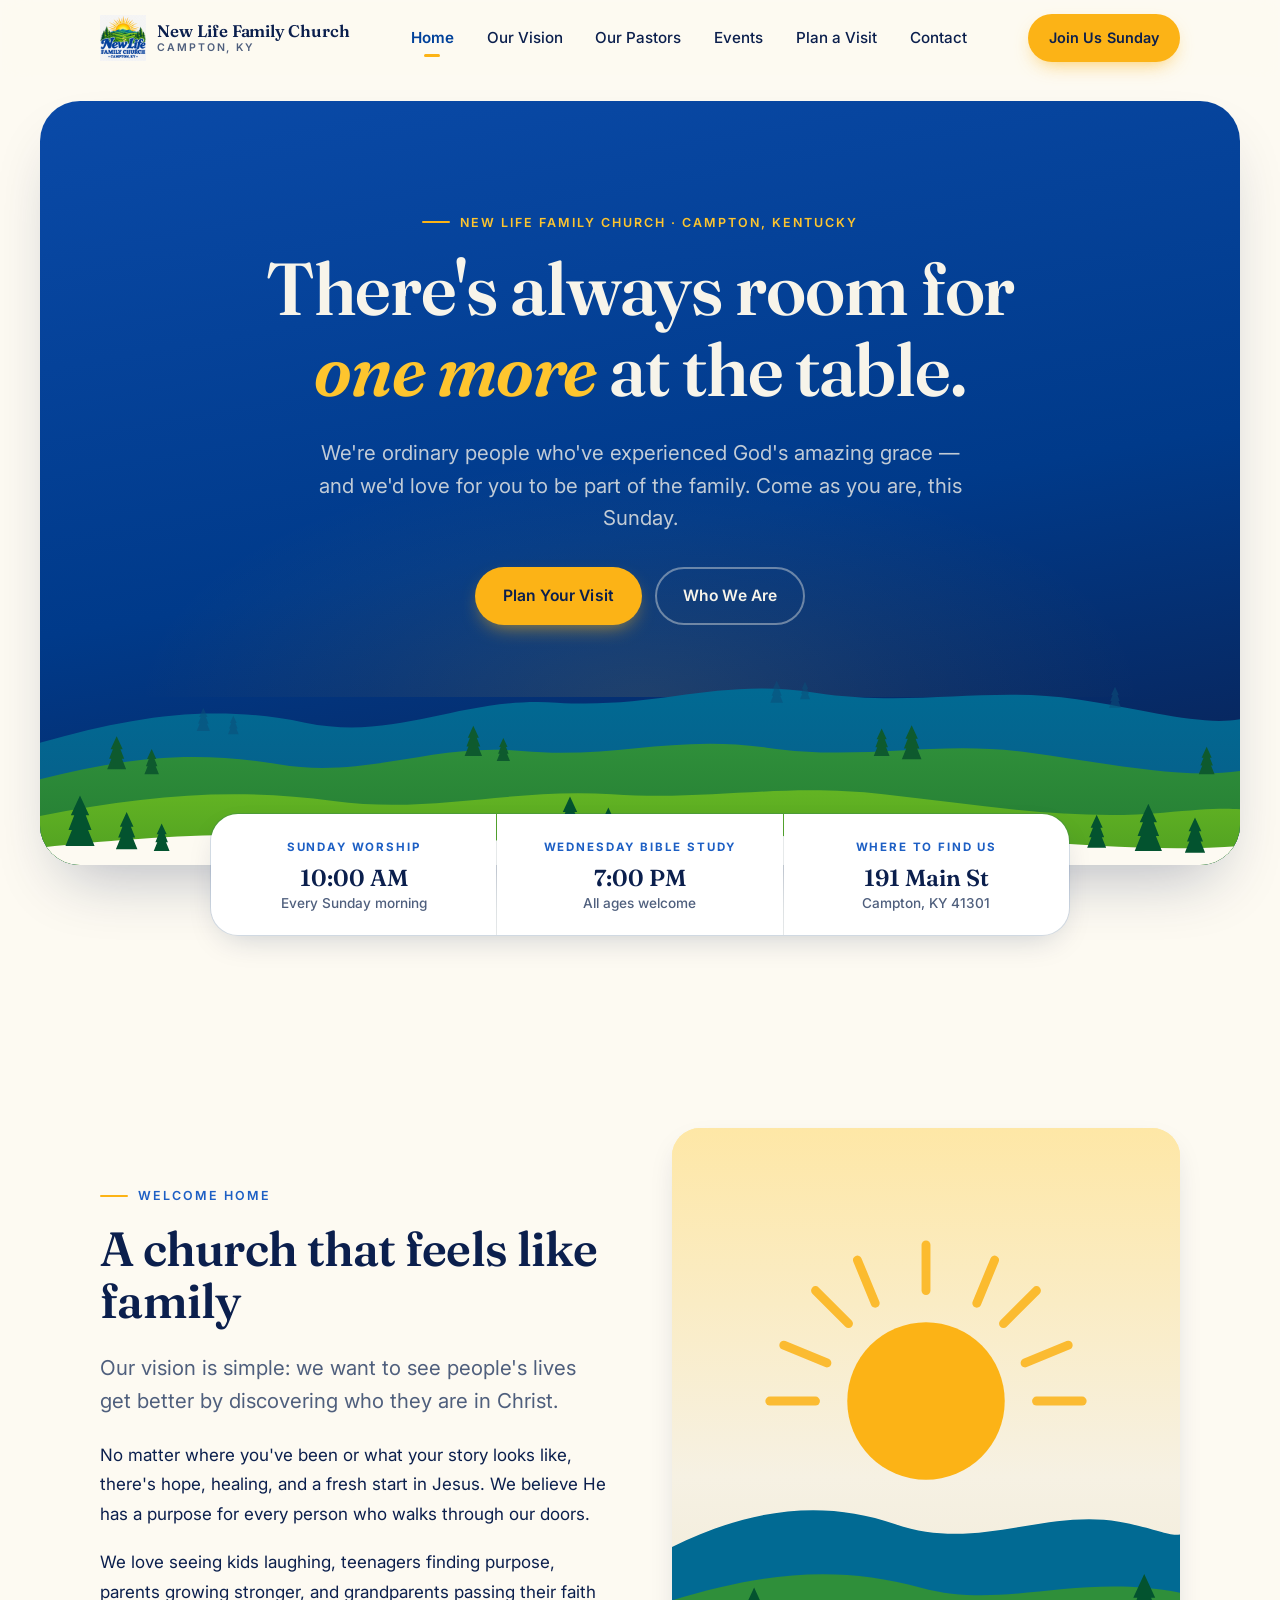
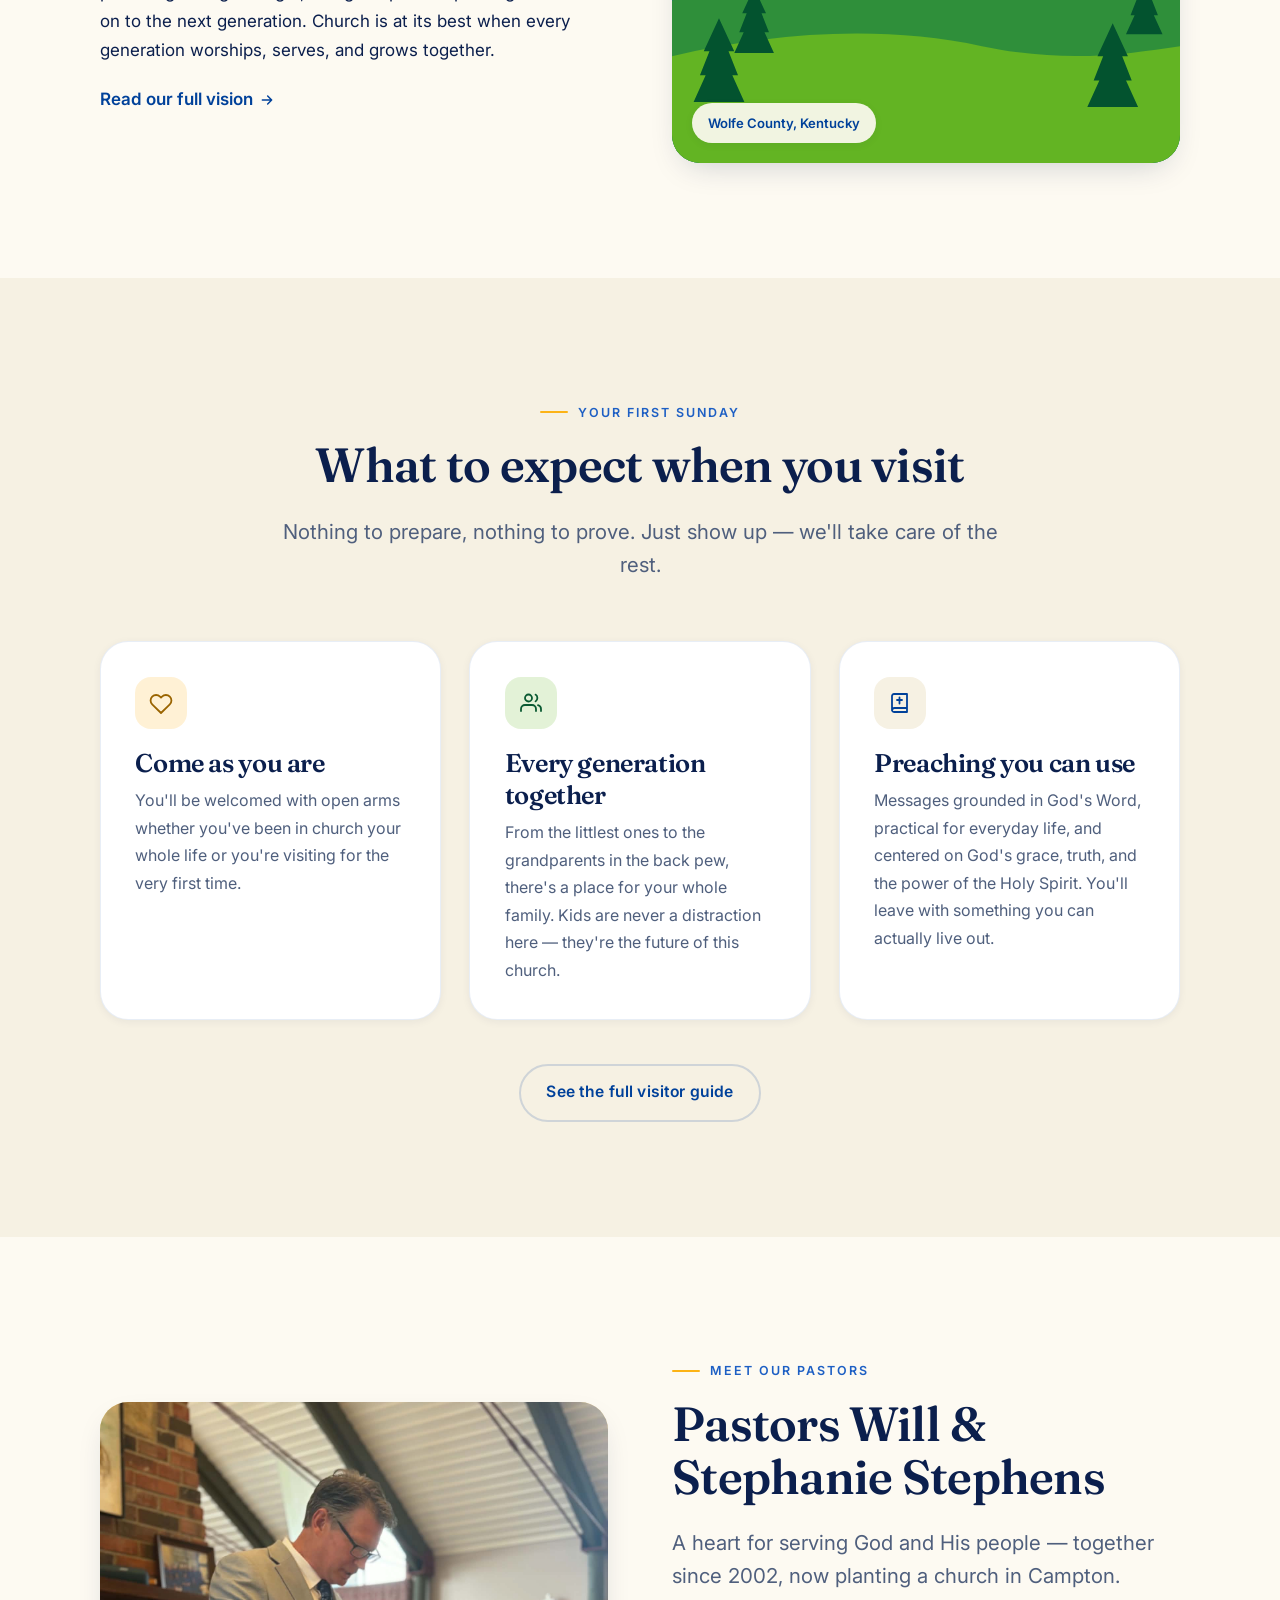
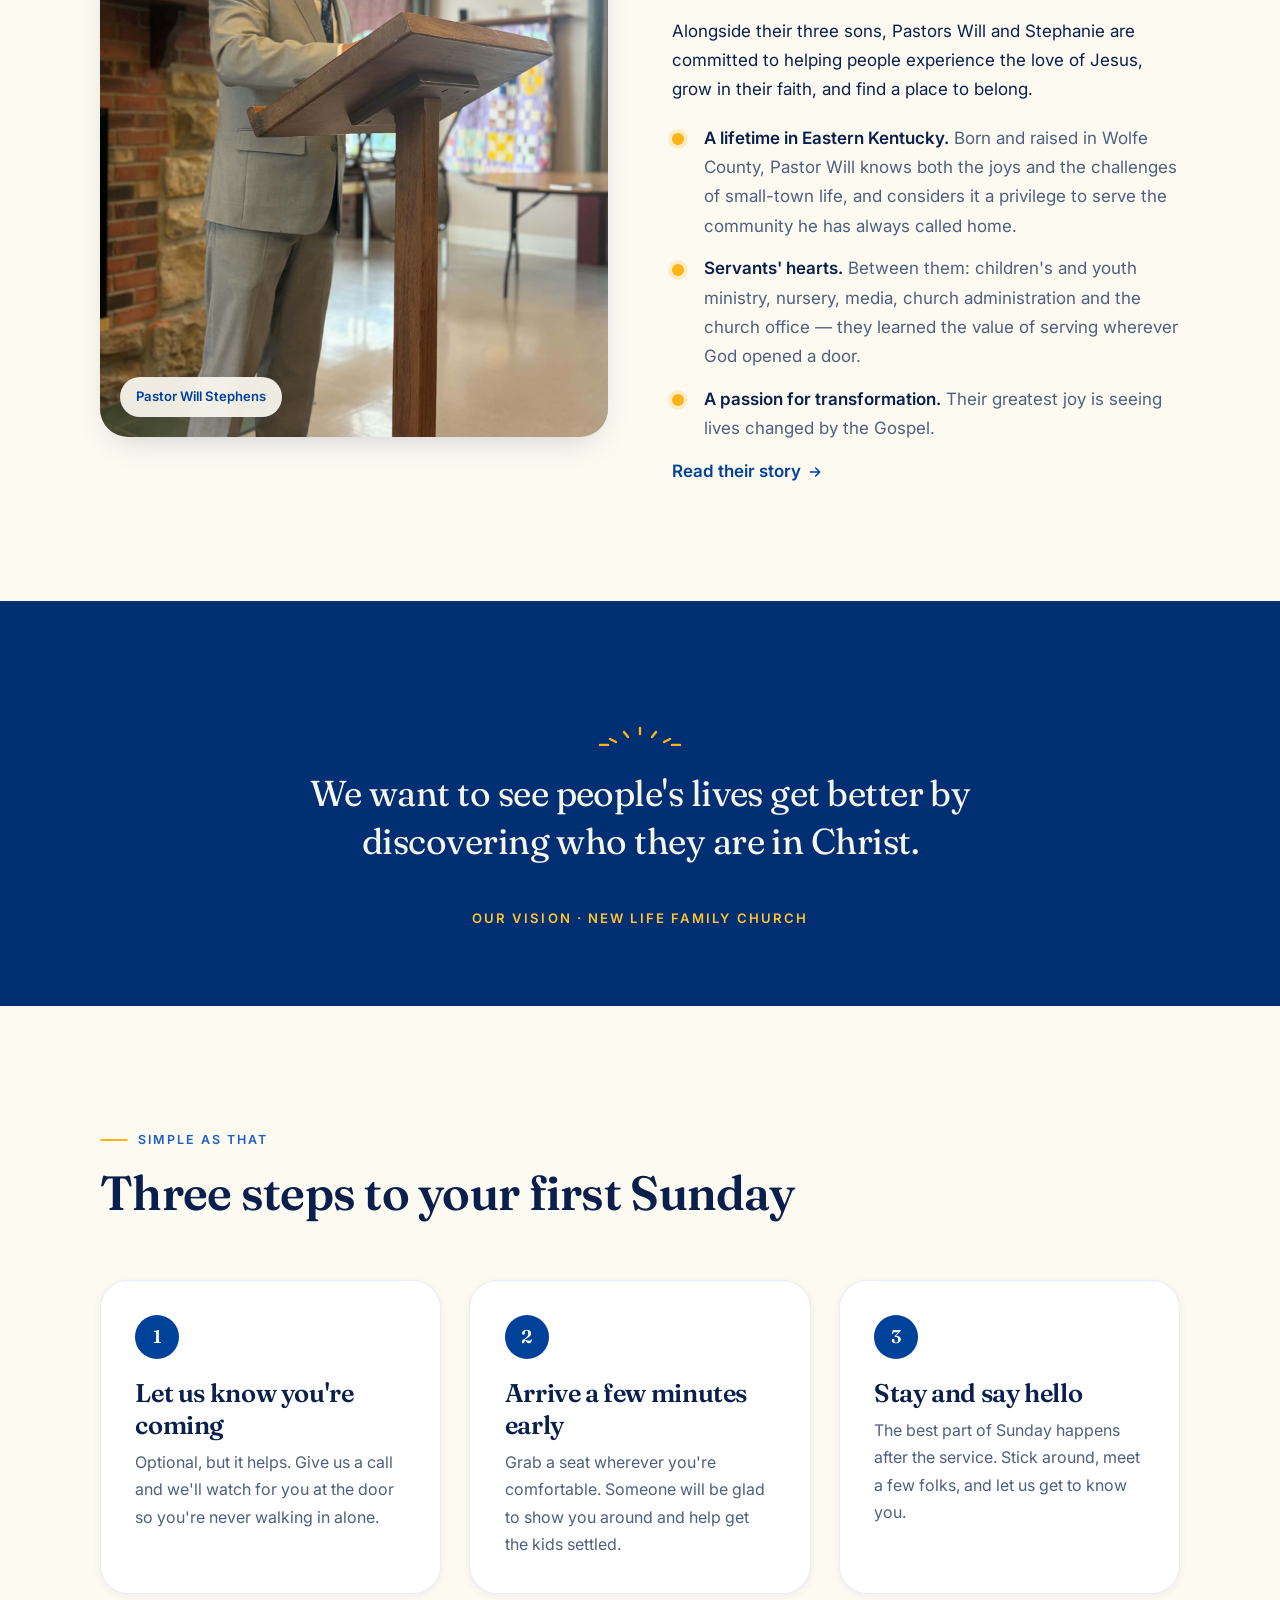
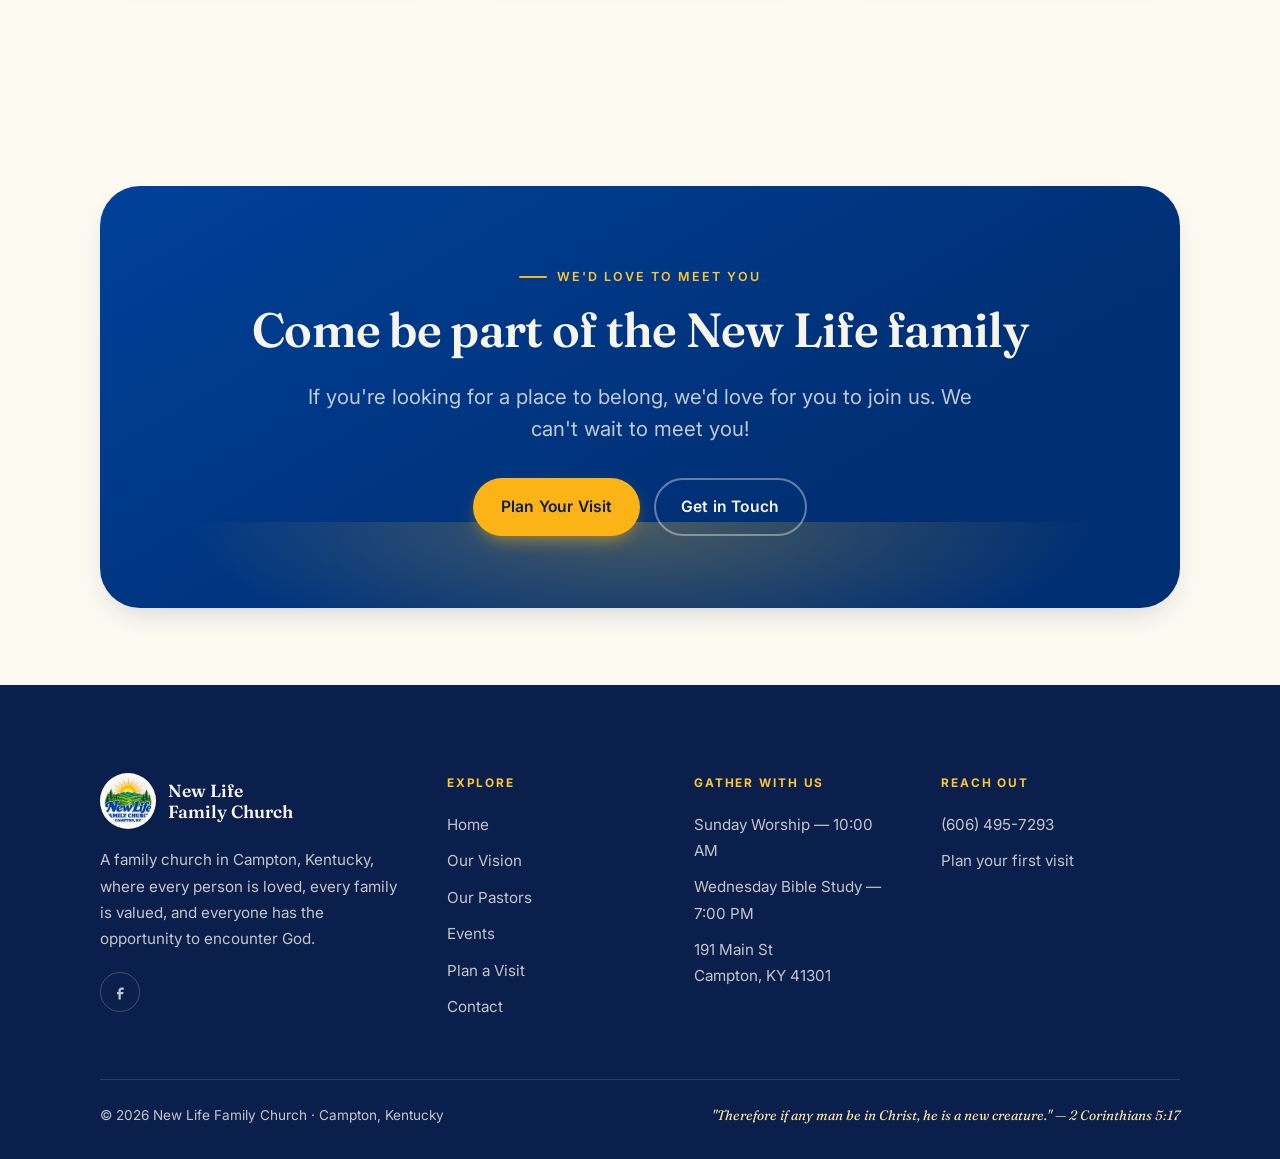
<file: index.html>
<!DOCTYPE html>
<html lang="en">
<head>
<meta charset="utf-8">
<meta name="viewport" content="width=device-width, initial-scale=1">
<title>New Life Family Church | A Family Church in Campton, KY</title>
<meta name="description" content="A welcoming family church at 191 Main St in Campton, KY. Sunday worship at 10 AM, Wednesday Bible study at 7 PM. Come as you are — there's room for one more.">
<meta name="theme-color" content="#00419a">
<link rel="icon" href="assets/img/favicon-32.png" type="image/png" sizes="32x32">
<link rel="apple-touch-icon" href="assets/img/apple-touch-icon.png">
<meta property="og:type" content="website">
<meta property="og:site_name" content="New Life Family Church">
<meta property="og:locale" content="en_US">
<meta property="og:title" content="New Life Family Church | A Family Church in Campton, KY">
<meta property="og:description" content="A welcoming family church at 191 Main St in Campton, KY. Sunday worship at 10 AM, Wednesday Bible study at 7 PM. Come as you are — there's room for one more.">
<meta name="twitter:card" content="summary">
<link rel="preconnect" href="https://fonts.googleapis.com">
<link rel="preconnect" href="https://fonts.gstatic.com" crossorigin>
<link href="https://fonts.googleapis.com/css2?family=Fraunces:ital,opsz,wght@0,9..144,400;0,9..144,600;0,9..144,700;1,9..144,600&family=Inter:wght@400;500;600;700&display=swap" rel="stylesheet">
<link rel="stylesheet" href="assets/css/styles.css">
<script type="application/ld+json">
{
  "@context": "https://schema.org",
  "@type": "Church",
  "name": "New Life Family Church",
  "description": "A family church in Campton, Kentucky, where every person is loved, every family is valued, and everyone has the opportunity to encounter God.",
  "telephone": "+1-606-495-7293",
  "address": {
    "@type": "PostalAddress",
    "streetAddress": "191 Main St",
    "addressLocality": "Campton",
    "addressRegion": "KY",
    "postalCode": "41301",
    "addressCountry": "US"
  },
  "areaServed": "Wolfe County, Kentucky",
  "hasMap": "https://www.google.com/maps/search/?api=1&query=191+Main+St,+Campton,+KY+41301"
}
</script>
</head>
<body>
<a class="skip-link" href="#main">Skip to content</a>

<header class="site-header">
  <div class="container header-inner">
    <a class="brand" href="index.html">
      <img src="assets/img/logo-128.png" alt="" width="128" height="128">
      <span class="brand-text">
        <span class="brand-name">New Life Family Church</span>
        <span class="brand-place">Campton, KY</span>
      </span>
    </a>

    <nav class="nav" id="primary-nav" aria-label="Primary">
      <a href="index.html" aria-current="page">Home</a>
      <a href="about.html">Our Vision</a>
      <a href="pastor.html">Our Pastors</a>
      <a href="events.html">Events</a>
      <a href="visit.html">Plan a Visit</a>
      <a href="contact.html">Contact</a>
      <a class="btn btn--primary btn--sm" href="visit.html">Join Us Sunday</a>
    </nav>

    <div class="header-actions">
      <a class="btn btn--primary btn--sm" href="visit.html">Join Us Sunday</a>
      <button class="nav-toggle" type="button" aria-expanded="false" aria-controls="primary-nav" aria-label="Toggle navigation menu">
        <span></span>
      </button>
    </div>
  </div>
</header>

<main id="main">

  <!-- ===================== Hero ===================== -->
  <section class="hero">
    <div class="container container--wide">
      <div class="hero-card" data-sunrise>
        <div class="hero-sky" aria-hidden="true"></div>

        <div class="hero-sun" aria-hidden="true">
          <svg viewBox="0 0 200 200" fill="none">
            <g class="sun-rays" stroke="currentColor" stroke-width="7" stroke-linecap="round">
              <line x1="100" y1="42" x2="100" y2="14"/>
              <line x1="129" y1="49.8" x2="143" y2="25.5"/>
              <line x1="150.2" y1="71" x2="174.5" y2="57"/>
              <line x1="158" y1="100" x2="186" y2="100"/>
              <line x1="150.2" y1="129" x2="174.5" y2="143"/>
              <line x1="129" y1="150.2" x2="143" y2="174.5"/>
              <line x1="100" y1="158" x2="100" y2="186"/>
              <line x1="71" y1="150.2" x2="57" y2="174.5"/>
              <line x1="49.8" y1="129" x2="25.5" y2="143"/>
              <line x1="42" y1="100" x2="14" y2="100"/>
              <line x1="49.8" y1="71" x2="25.5" y2="57"/>
              <line x1="71" y1="49.8" x2="57" y2="25.5"/>
            </g>
            <circle class="sun-disc" cx="100" cy="100" r="44"/>
          </svg>
        </div>

        <div class="hero-content">
          <p class="eyebrow">New Life Family Church · Campton, Kentucky</p>
          <h1>There's always room for <em>one more</em> at the table.</h1>
          <p class="lead">We're ordinary people who've experienced God's amazing grace — and we'd love for you to be part of the family. Come as you are, this Sunday.</p>
          <div class="btn-row btn-row--center">
            <a class="btn btn--primary" href="visit.html">Plan Your Visit</a>
            <a class="btn btn--ghost-light" href="about.html">Who We Are</a>
          </div>
        </div>
        <img class="hero-scape" src="assets/img/hero-scape.svg" alt="" aria-hidden="true" width="1440" height="300">
        <div class="hero-wash" aria-hidden="true"></div>
      </div>

      <dl class="hero-times">
        <div class="hero-time">
          <dt>Sunday Worship</dt>
          <dd>10:00 AM<small>Every Sunday morning</small></dd>
        </div>
        <div class="hero-time">
          <dt>Wednesday Bible Study</dt>
          <dd>7:00 PM<small>All ages welcome</small></dd>
        </div>
        <div class="hero-time">
          <dt>Where to find us</dt>
          <dd>191 Main St<small>Campton, KY 41301</small></dd>
        </div>
      </dl>
    </div>
  </section>

  <!-- ===================== Welcome / Vision ===================== -->
  <section class="section">
    <div class="container">
      <div class="split split--flip">
        <div class="split__media reveal">
          <div class="frame">
            <svg viewBox="0 0 400 500" preserveAspectRatio="xMidYMid slice" aria-hidden="true">
              <defs>
                <linearGradient id="sky1" x1="0" y1="0" x2="0" y2="1">
                  <stop offset="0%" stop-color="#fee7a6"/>
                  <stop offset="55%" stop-color="#f6f1e3"/>
                  <stop offset="100%" stop-color="#ece4cf"/>
                </linearGradient>
              </defs>
              <rect width="400" height="500" fill="url(#sky1)"/>
              <circle cx="200" cy="215" r="62" fill="#fcb316"/>
              <g stroke="#fcb316" stroke-width="7" stroke-linecap="round" opacity="0.85">
                <line x1="200" y1="92" x2="200" y2="128"/>
                <line x1="113" y1="128" x2="139" y2="154"/>
                <line x1="287" y1="128" x2="261" y2="154"/>
                <line x1="77" y1="215" x2="113" y2="215"/>
                <line x1="323" y1="215" x2="287" y2="215"/>
                <line x1="146" y1="104" x2="160" y2="138"/>
                <line x1="254" y1="104" x2="240" y2="138"/>
                <line x1="88" y1="171" x2="122" y2="185"/>
                <line x1="312" y1="171" x2="278" y2="185"/>
              </g>
              <path fill="#016a93" d="M0 330 C 60 300, 118 292, 176 312 C 240 334, 292 300, 352 310 C 380 315, 392 322, 400 320 L400 500 L0 500 Z"/>
              <path fill="#2f8f3a" d="M0 372 C 72 350, 130 344, 196 362 C 262 380, 318 350, 400 366 L400 500 L0 500 Z"/>
              <path fill="#63b423" d="M0 416 C 84 396, 168 392, 244 408 C 312 422, 358 414, 400 408 L400 500 L0 500 Z"/>
              <g fill="#03532f">
                <path d="M46 452 L27 452 L36.5 431 L32 431 L39.5 412 L35 412 L47 386 L59 412 L54.5 412 L62 431 L57.5 431 L67 452 Z" transform="translate(-10,0)"/>
                <path d="M46 452 L27 452 L36.5 431 L32 431 L39.5 412 L35 412 L47 386 L59 412 L54.5 412 L62 431 L57.5 431 L67 452 Z" transform="translate(28,14) scale(0.78) translate(0,60)"/>
                <path d="M46 452 L27 452 L36.5 431 L32 431 L39.5 412 L35 412 L47 386 L59 412 L54.5 412 L62 431 L57.5 431 L67 452 Z" transform="translate(300,4)"/>
                <path d="M46 452 L27 452 L36.5 431 L32 431 L39.5 412 L35 412 L47 386 L59 412 L54.5 412 L62 431 L57.5 431 L67 452 Z" transform="translate(338,20) scale(0.72) translate(0,74)"/>
              </g>
            </svg>
            <span class="frame__tag">Wolfe County, Kentucky</span>
          </div>
        </div>

        <div class="split__content reveal">
          <p class="eyebrow">Welcome home</p>
          <h2>A church that feels like family</h2>
          <p class="lead">Our vision is simple: we want to see people's lives get better by discovering who they are in Christ.</p>
          <p>No matter where you've been or what your story looks like, there's hope, healing, and a fresh start in Jesus. We believe He has a purpose for every person who walks through our doors.</p>
          <p>We love seeing kids laughing, teenagers finding purpose, parents growing stronger, and grandparents passing their faith on to the next generation. Church is at its best when every generation worships, serves, and grows together.</p>
          <p><a class="link-arrow" href="about.html">Read our full vision
            <svg width="16" height="16" viewBox="0 0 24 24" fill="none" stroke="currentColor" stroke-width="2.2" stroke-linecap="round" stroke-linejoin="round" aria-hidden="true"><path d="M5 12h14M13 6l6 6-6 6"/></svg>
          </a></p>
        </div>
      </div>
    </div>
  </section>

  <!-- ===================== What to expect ===================== -->
  <section class="section band--paper">
    <div class="container">
      <div class="section-head section-head--center">
        <p class="eyebrow eyebrow--center">Your first Sunday</p>
        <h2>What to expect when you visit</h2>
        <p class="lead">Nothing to prepare, nothing to prove. Just show up — we'll take care of the rest.</p>
      </div>

      <div class="grid grid--3">
        <article class="card reveal">
          <span class="card-icon card-icon--gold">
            <svg viewBox="0 0 24 24" fill="none" stroke="currentColor" stroke-width="1.8" stroke-linecap="round" stroke-linejoin="round" aria-hidden="true"><path d="M20.8 5.6a5.5 5.5 0 0 0-7.8 0L12 6.6l-1-1a5.5 5.5 0 0 0-7.8 7.8l1 1L12 22l7.8-7.6 1-1a5.5 5.5 0 0 0 0-7.8z"/></svg>
          </span>
          <h3>Come as you are</h3>
          <p>You'll be welcomed with open arms whether you've been in church your whole life or you're visiting for the very first time.</p>
        </article>

        <article class="card reveal">
          <span class="card-icon card-icon--sage">
            <svg viewBox="0 0 24 24" fill="none" stroke="currentColor" stroke-width="1.8" stroke-linecap="round" stroke-linejoin="round" aria-hidden="true"><path d="M17 20v-2a4 4 0 0 0-4-4H6a4 4 0 0 0-4 4v2"/><circle cx="9.5" cy="7" r="3.5"/><path d="M22 20v-2a4 4 0 0 0-3-3.87M16.5 3.6a4 4 0 0 1 0 6.8"/></svg>
          </span>
          <h3>Every generation together</h3>
          <p>From the littlest ones to the grandparents in the back pew, there's a place for your whole family. Kids are never a distraction here — they're the future of this church.</p>
        </article>

        <article class="card reveal">
          <span class="card-icon">
            <svg viewBox="0 0 24 24" fill="none" stroke="currentColor" stroke-width="1.8" stroke-linecap="round" stroke-linejoin="round" aria-hidden="true"><path d="M4 19.5V5a2 2 0 0 1 2-2h13v18H6.2A2.2 2.2 0 0 1 4 19.5zM4 19.5A2.5 2.5 0 0 1 6.5 17H19"/><path d="M11.5 6.5v6M9 9h5"/></svg>
          </span>
          <h3>Preaching you can use</h3>
          <p>Messages grounded in God's Word, practical for everyday life, and centered on God's grace, truth, and the power of the Holy Spirit. You'll leave with something you can actually live out.</p>
        </article>
      </div>

      <div class="btn-row btn-row--center" style="margin-top: 2.75rem;">
        <a class="btn btn--outline" href="visit.html">See the full visitor guide</a>
      </div>
    </div>
  </section>

  <!-- ===================== Pastor ===================== -->
  <section class="section">
    <div class="container">
      <div class="split">
        <div class="split__media reveal">
          <div class="frame">
            <img src="assets/img/pastor-will-stephens.jpg" alt="Pastor Will Stephens reading at the lectern" width="1536" height="2048" style="--focus: 42% 22%" loading="lazy">
            <span class="frame__tag">Pastor Will Stephens</span>
          </div>
        </div>

        <div class="split__content reveal">
          <p class="eyebrow">Meet our pastors</p>
          <h2>Pastors Will &amp; Stephanie Stephens</h2>
          <p class="lead">A heart for serving God and His people — together since 2002, now planting a church in Campton.</p>
          <p>Alongside their three sons, Pastors Will and Stephanie are committed to helping people experience the love of Jesus, grow in their faith, and find a place to belong.</p>
          <ul class="check-list">
            <li><strong>A lifetime in Eastern Kentucky.</strong> Born and raised in Wolfe County, Pastor Will knows both the joys and the challenges of small-town life, and considers it a privilege to serve the community he has always called home.</li>
            <li><strong>Servants' hearts.</strong> Between them: children's and youth ministry, nursery, media, church administration and the church office — they learned the value of serving wherever God opened a door.</li>
            <li><strong>A passion for transformation.</strong> Their greatest joy is seeing lives changed by the Gospel.</li>
          </ul>
          <p><a class="link-arrow" href="pastor.html">Read their story
            <svg width="16" height="16" viewBox="0 0 24 24" fill="none" stroke="currentColor" stroke-width="2.2" stroke-linecap="round" stroke-linejoin="round" aria-hidden="true"><path d="M5 12h14M13 6l6 6-6 6"/></svg>
          </a></p>
        </div>
      </div>
    </div>
  </section>

  <!-- ===================== Pull quote ===================== -->
  <section class="section section--tight band--navy">
    <div class="container container--narrow">
      <blockquote class="pullquote">
        <svg class="rays rays--center" viewBox="0 0 84 20" fill="none" stroke="currentColor" stroke-width="2.4" stroke-linecap="round" aria-hidden="true">
          <path d="M42 2v6M26 6l4 5M58 6l-4 5M12 13l6 3M72 13l-6 3M2 19h8M74 19h8"/>
        </svg>
        <p>We want to see people's lives get better by discovering who they are in Christ.</p>
        <cite>Our Vision · New Life Family Church</cite>
      </blockquote>
    </div>
  </section>

  <!-- ===================== Plan a visit steps ===================== -->
  <section class="section">
    <div class="container">
      <div class="section-head">
        <p class="eyebrow">Simple as that</p>
        <h2>Three steps to your first Sunday</h2>
      </div>

      <div class="grid grid--3">
        <article class="card card--flat reveal">
          <span class="step-num">1</span>
          <h3>Let us know you're coming</h3>
          <p>Optional, but it helps. Give us a call and we'll watch for you at the door so you're never walking in alone.</p>
        </article>
        <article class="card card--flat reveal">
          <span class="step-num">2</span>
          <h3>Arrive a few minutes early</h3>
          <p>Grab a seat wherever you're comfortable. Someone will be glad to show you around and help get the kids settled.</p>
        </article>
        <article class="card card--flat reveal">
          <span class="step-num">3</span>
          <h3>Stay and say hello</h3>
          <p>The best part of Sunday happens after the service. Stick around, meet a few folks, and let us get to know you.</p>
        </article>
      </div>
    </div>
  </section>

  <!-- ===================== CTA ===================== -->
  <section class="section section--tight">
    <div class="container">
      <div class="cta-banner reveal">
        <p class="eyebrow eyebrow--center">We'd love to meet you</p>
        <h2>Come be part of the New Life family</h2>
        <p class="lead">If you're looking for a place to belong, we'd love for you to join us. We can't wait to meet you!</p>
        <div class="btn-row btn-row--center" style="margin-top: 2rem;">
          <a class="btn btn--primary" href="visit.html">Plan Your Visit</a>
          <a class="btn btn--ghost-light" href="contact.html">Get in Touch</a>
        </div>
      </div>
    </div>
  </section>

</main>

<footer class="site-footer">
  <div class="container">
    <div class="footer-grid">
      <div>
        <div class="footer-brand">
          <img src="assets/img/logo-128.png" alt="" width="128" height="128">
          <span>New Life<br>Family Church</span>
        </div>
        <p>A family church in Campton, Kentucky, where every person is loved, every family is valued, and everyone has the opportunity to encounter God.</p>
        <div class="socials">
          <a href="#" aria-label="Facebook">
            <svg viewBox="0 0 24 24" fill="currentColor" aria-hidden="true"><path d="M14 9h3V6h-3c-2.2 0-4 1.8-4 4v2H8v3h2v7h3v-7h3l1-3h-4v-2c0-.6.4-1 1-1z"/></svg>
          </a>
        </div>
      </div>

      <div>
        <p class="footer-heading">Explore</p>
        <ul class="footer-list">
          <li><a href="index.html">Home</a></li>
          <li><a href="about.html">Our Vision</a></li>
          <li><a href="pastor.html">Our Pastors</a></li>
          <li><a href="events.html">Events</a></li>
          <li><a href="visit.html">Plan a Visit</a></li>
          <li><a href="contact.html">Contact</a></li>
        </ul>
      </div>

      <div>
        <p class="footer-heading">Gather with us</p>
        <ul class="footer-list">
          <li>Sunday Worship — 10:00 AM</li>
          <li>Wednesday Bible Study — 7:00 PM</li>
          <li><a href="https://www.google.com/maps/search/?api=1&amp;query=191+Main+St,+Campton,+KY+41301" target="_blank" rel="noopener">191 Main St<br>Campton, KY 41301</a></li>
        </ul>
      </div>

      <div>
        <p class="footer-heading">Reach out</p>
        <ul class="footer-list">
          <li><a href="tel:+16064957293">(606) 495-7293</a></li>
          <li><a href="visit.html">Plan your first visit</a></li>
        </ul>
      </div>
    </div>

    <div class="footer-bottom">
      <p>&copy; <span id="year">2026</span> New Life Family Church · Campton, Kentucky</p>
      <p class="footer-verse">"Therefore if any man be in Christ, he is a new creature." — 2 Corinthians 5:17</p>
    </div>
  </div>
</footer>

<script src="assets/js/main.js"></script>
</body>
</html>
</file>
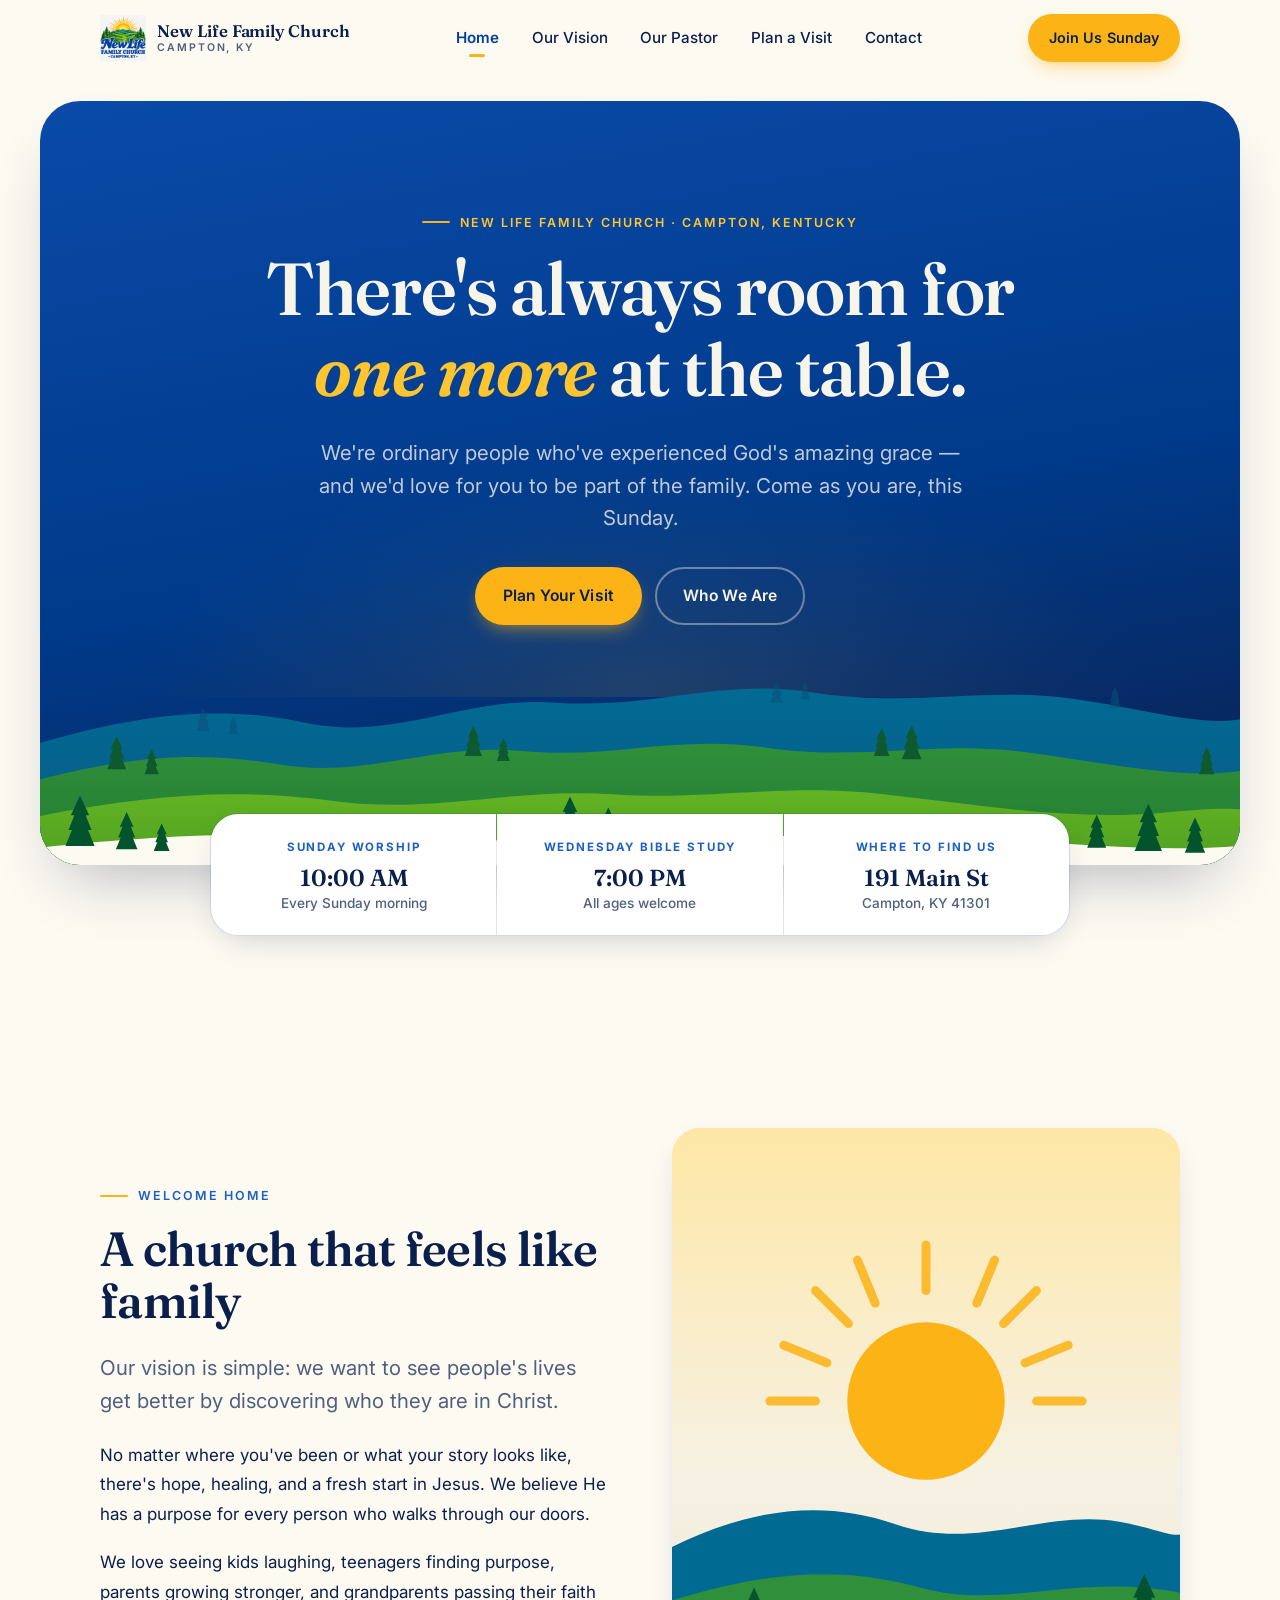
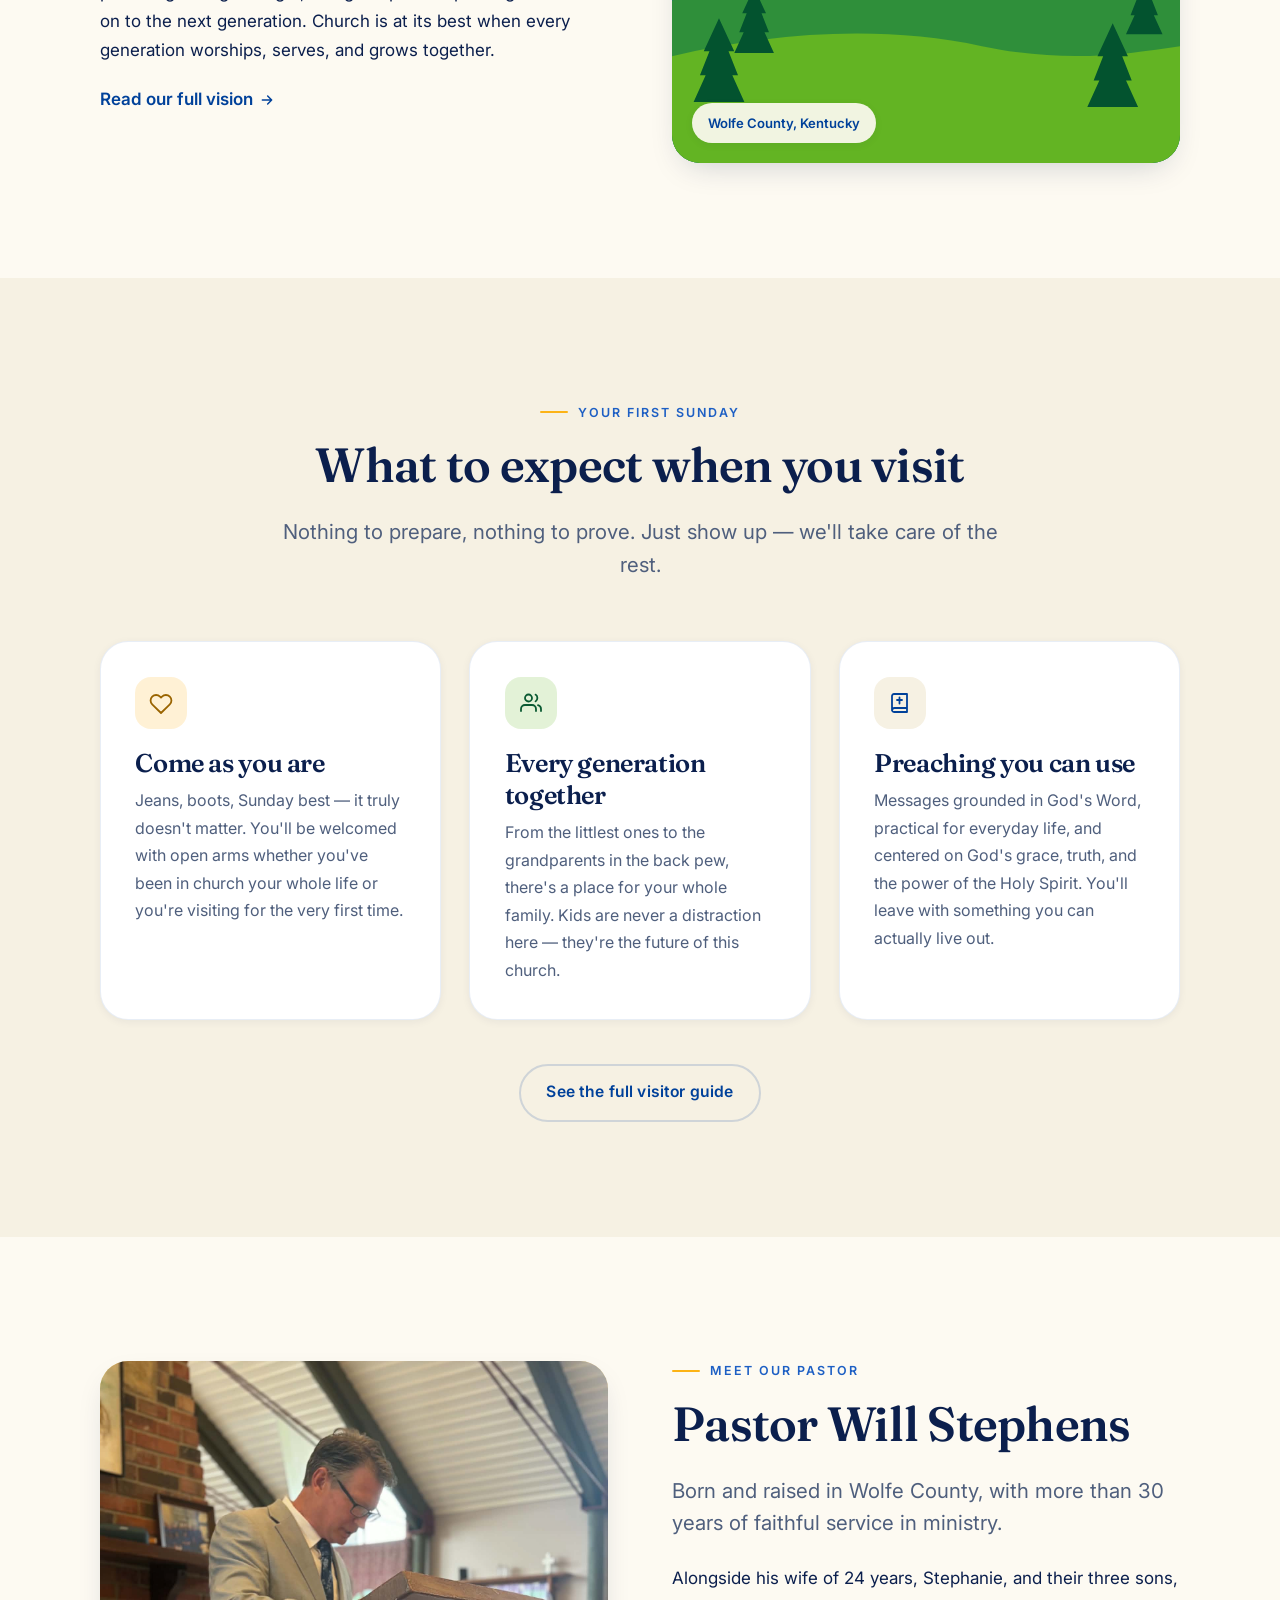
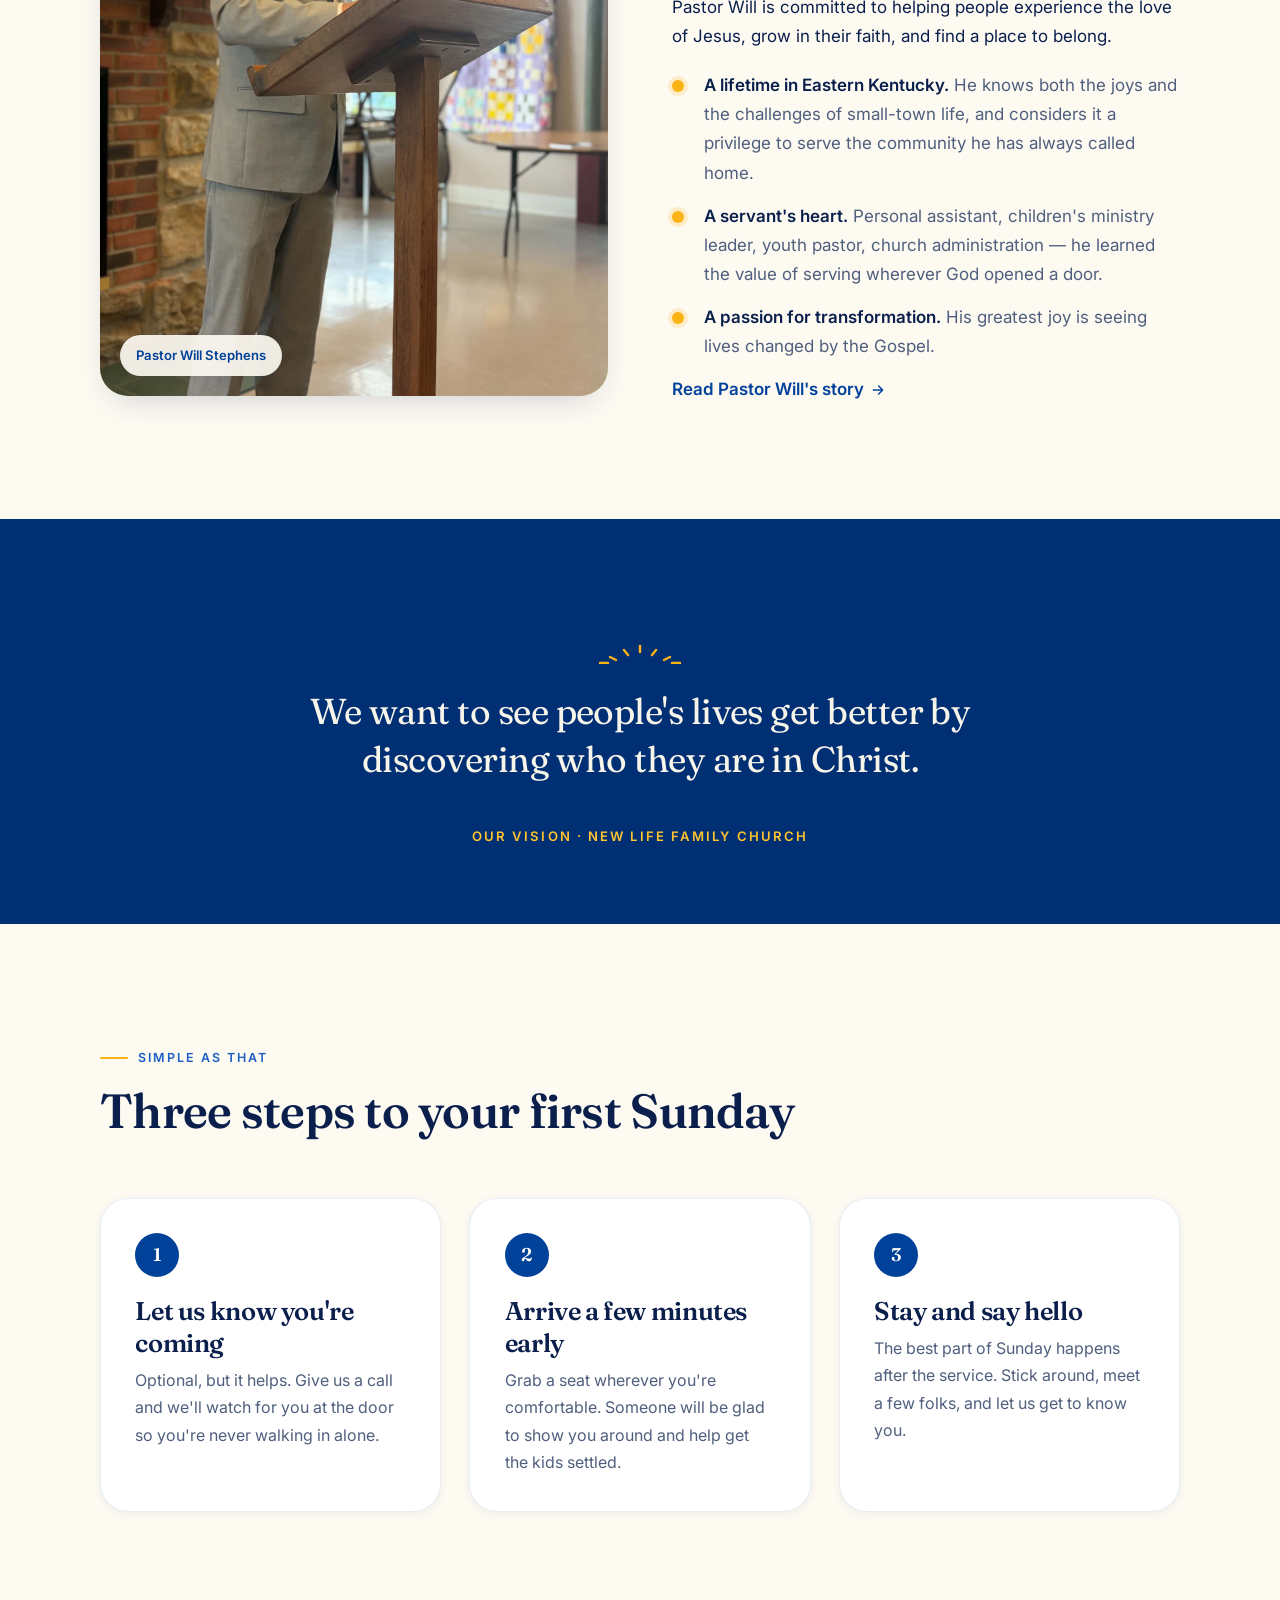
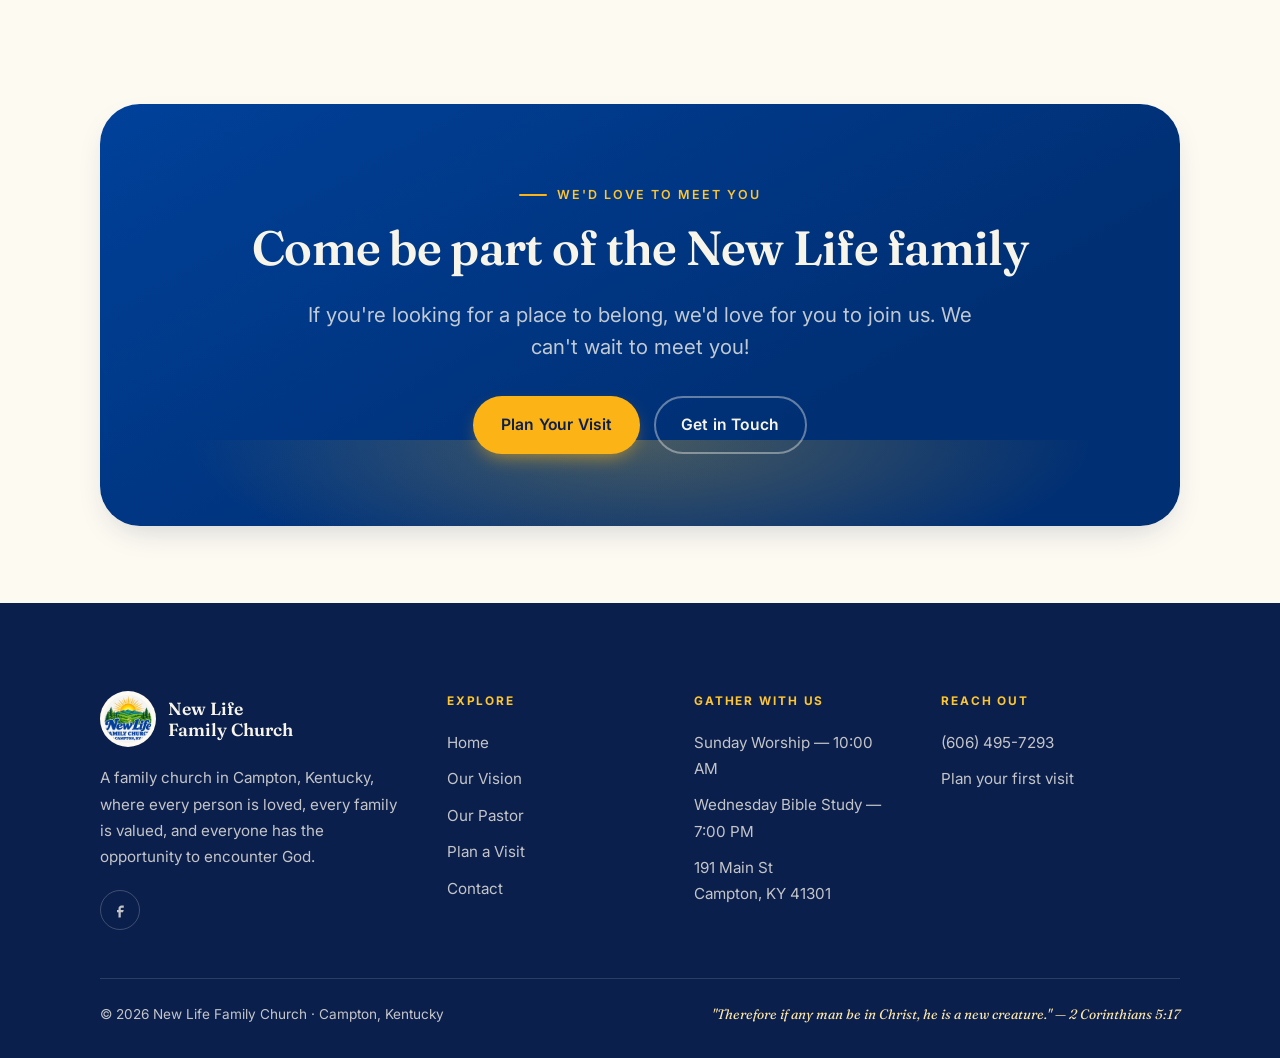
<file: NLFC/index.html>
<!DOCTYPE html>
<html lang="en">
<head>
<meta charset="utf-8">
<meta name="viewport" content="width=device-width, initial-scale=1">
<title>New Life Family Church | A Family Church in Campton, KY</title>
<meta name="description" content="A welcoming family church at 191 Main St in Campton, KY. Sunday worship at 10 AM, Wednesday Bible study at 7 PM. Come as you are — there's room for one more.">
<meta name="theme-color" content="#00419a">
<link rel="icon" href="assets/img/favicon-32.png" type="image/png" sizes="32x32">
<link rel="apple-touch-icon" href="assets/img/apple-touch-icon.png">
<meta property="og:type" content="website">
<meta property="og:site_name" content="New Life Family Church">
<meta property="og:locale" content="en_US">
<meta property="og:title" content="New Life Family Church | A Family Church in Campton, KY">
<meta property="og:description" content="A welcoming family church at 191 Main St in Campton, KY. Sunday worship at 10 AM, Wednesday Bible study at 7 PM. Come as you are — there's room for one more.">
<meta name="twitter:card" content="summary">
<link rel="preconnect" href="https://fonts.googleapis.com">
<link rel="preconnect" href="https://fonts.gstatic.com" crossorigin>
<link href="https://fonts.googleapis.com/css2?family=Fraunces:ital,opsz,wght@0,9..144,400;0,9..144,600;0,9..144,700;1,9..144,600&family=Inter:wght@400;500;600;700&display=swap" rel="stylesheet">
<link rel="stylesheet" href="assets/css/styles.css">
<script type="application/ld+json">
{
  "@context": "https://schema.org",
  "@type": "Church",
  "name": "New Life Family Church",
  "description": "A family church in Campton, Kentucky, where every person is loved, every family is valued, and everyone has the opportunity to encounter God.",
  "telephone": "+1-606-495-7293",
  "address": {
    "@type": "PostalAddress",
    "streetAddress": "191 Main St",
    "addressLocality": "Campton",
    "addressRegion": "KY",
    "postalCode": "41301",
    "addressCountry": "US"
  },
  "areaServed": "Wolfe County, Kentucky",
  "hasMap": "https://www.google.com/maps/search/?api=1&query=191+Main+St,+Campton,+KY+41301"
}
</script>
</head>
<body>
<a class="skip-link" href="#main">Skip to content</a>

<header class="site-header">
  <div class="container header-inner">
    <a class="brand" href="index.html">
      <img src="assets/img/logo-128.png" alt="" width="128" height="128">
      <span class="brand-text">
        <span class="brand-name">New Life Family Church</span>
        <span class="brand-place">Campton, KY</span>
      </span>
    </a>

    <nav class="nav" id="primary-nav" aria-label="Primary">
      <a href="index.html" aria-current="page">Home</a>
      <a href="about.html">Our Vision</a>
      <a href="pastor.html">Our Pastor</a>
      <a href="visit.html">Plan a Visit</a>
      <a href="contact.html">Contact</a>
      <a class="btn btn--primary btn--sm" href="visit.html">Join Us Sunday</a>
    </nav>

    <div class="header-actions">
      <a class="btn btn--primary btn--sm" href="visit.html">Join Us Sunday</a>
      <button class="nav-toggle" type="button" aria-expanded="false" aria-controls="primary-nav" aria-label="Toggle navigation menu">
        <span></span>
      </button>
    </div>
  </div>
</header>

<main id="main">

  <!-- ===================== Hero ===================== -->
  <section class="hero">
    <div class="container container--wide">
      <div class="hero-card" data-sunrise>
        <div class="hero-sky" aria-hidden="true"></div>

        <div class="hero-sun" aria-hidden="true">
          <svg viewBox="0 0 200 200" fill="none">
            <g class="sun-rays" stroke="currentColor" stroke-width="7" stroke-linecap="round">
              <line x1="100" y1="42" x2="100" y2="14"/>
              <line x1="129" y1="49.8" x2="143" y2="25.5"/>
              <line x1="150.2" y1="71" x2="174.5" y2="57"/>
              <line x1="158" y1="100" x2="186" y2="100"/>
              <line x1="150.2" y1="129" x2="174.5" y2="143"/>
              <line x1="129" y1="150.2" x2="143" y2="174.5"/>
              <line x1="100" y1="158" x2="100" y2="186"/>
              <line x1="71" y1="150.2" x2="57" y2="174.5"/>
              <line x1="49.8" y1="129" x2="25.5" y2="143"/>
              <line x1="42" y1="100" x2="14" y2="100"/>
              <line x1="49.8" y1="71" x2="25.5" y2="57"/>
              <line x1="71" y1="49.8" x2="57" y2="25.5"/>
            </g>
            <circle class="sun-disc" cx="100" cy="100" r="44"/>
          </svg>
        </div>

        <div class="hero-content">
          <p class="eyebrow">New Life Family Church · Campton, Kentucky</p>
          <h1>There's always room for <em>one more</em> at the table.</h1>
          <p class="lead">We're ordinary people who've experienced God's amazing grace — and we'd love for you to be part of the family. Come as you are, this Sunday.</p>
          <div class="btn-row btn-row--center">
            <a class="btn btn--primary" href="visit.html">Plan Your Visit</a>
            <a class="btn btn--ghost-light" href="about.html">Who We Are</a>
          </div>
        </div>
        <img class="hero-scape" src="assets/img/hero-scape.svg" alt="" aria-hidden="true" width="1440" height="300">
        <div class="hero-wash" aria-hidden="true"></div>
      </div>

      <dl class="hero-times">
        <div class="hero-time">
          <dt>Sunday Worship</dt>
          <dd>10:00 AM<small>Every Sunday morning</small></dd>
        </div>
        <div class="hero-time">
          <dt>Wednesday Bible Study</dt>
          <dd>7:00 PM<small>All ages welcome</small></dd>
        </div>
        <div class="hero-time">
          <dt>Where to find us</dt>
          <dd>191 Main St<small>Campton, KY 41301</small></dd>
        </div>
      </dl>
    </div>
  </section>

  <!-- ===================== Welcome / Vision ===================== -->
  <section class="section">
    <div class="container">
      <div class="split split--flip">
        <div class="split__media reveal">
          <div class="frame">
            <svg viewBox="0 0 400 500" preserveAspectRatio="xMidYMid slice" aria-hidden="true">
              <defs>
                <linearGradient id="sky1" x1="0" y1="0" x2="0" y2="1">
                  <stop offset="0%" stop-color="#fee7a6"/>
                  <stop offset="55%" stop-color="#f6f1e3"/>
                  <stop offset="100%" stop-color="#ece4cf"/>
                </linearGradient>
              </defs>
              <rect width="400" height="500" fill="url(#sky1)"/>
              <circle cx="200" cy="215" r="62" fill="#fcb316"/>
              <g stroke="#fcb316" stroke-width="7" stroke-linecap="round" opacity="0.85">
                <line x1="200" y1="92" x2="200" y2="128"/>
                <line x1="113" y1="128" x2="139" y2="154"/>
                <line x1="287" y1="128" x2="261" y2="154"/>
                <line x1="77" y1="215" x2="113" y2="215"/>
                <line x1="323" y1="215" x2="287" y2="215"/>
                <line x1="146" y1="104" x2="160" y2="138"/>
                <line x1="254" y1="104" x2="240" y2="138"/>
                <line x1="88" y1="171" x2="122" y2="185"/>
                <line x1="312" y1="171" x2="278" y2="185"/>
              </g>
              <path fill="#016a93" d="M0 330 C 60 300, 118 292, 176 312 C 240 334, 292 300, 352 310 C 380 315, 392 322, 400 320 L400 500 L0 500 Z"/>
              <path fill="#2f8f3a" d="M0 372 C 72 350, 130 344, 196 362 C 262 380, 318 350, 400 366 L400 500 L0 500 Z"/>
              <path fill="#63b423" d="M0 416 C 84 396, 168 392, 244 408 C 312 422, 358 414, 400 408 L400 500 L0 500 Z"/>
              <g fill="#03532f">
                <path d="M46 452 L27 452 L36.5 431 L32 431 L39.5 412 L35 412 L47 386 L59 412 L54.5 412 L62 431 L57.5 431 L67 452 Z" transform="translate(-10,0)"/>
                <path d="M46 452 L27 452 L36.5 431 L32 431 L39.5 412 L35 412 L47 386 L59 412 L54.5 412 L62 431 L57.5 431 L67 452 Z" transform="translate(28,14) scale(0.78) translate(0,60)"/>
                <path d="M46 452 L27 452 L36.5 431 L32 431 L39.5 412 L35 412 L47 386 L59 412 L54.5 412 L62 431 L57.5 431 L67 452 Z" transform="translate(300,4)"/>
                <path d="M46 452 L27 452 L36.5 431 L32 431 L39.5 412 L35 412 L47 386 L59 412 L54.5 412 L62 431 L57.5 431 L67 452 Z" transform="translate(338,20) scale(0.72) translate(0,74)"/>
              </g>
            </svg>
            <span class="frame__tag">Wolfe County, Kentucky</span>
          </div>
        </div>

        <div class="split__content reveal">
          <p class="eyebrow">Welcome home</p>
          <h2>A church that feels like family</h2>
          <p class="lead">Our vision is simple: we want to see people's lives get better by discovering who they are in Christ.</p>
          <p>No matter where you've been or what your story looks like, there's hope, healing, and a fresh start in Jesus. We believe He has a purpose for every person who walks through our doors.</p>
          <p>We love seeing kids laughing, teenagers finding purpose, parents growing stronger, and grandparents passing their faith on to the next generation. Church is at its best when every generation worships, serves, and grows together.</p>
          <p><a class="link-arrow" href="about.html">Read our full vision
            <svg width="16" height="16" viewBox="0 0 24 24" fill="none" stroke="currentColor" stroke-width="2.2" stroke-linecap="round" stroke-linejoin="round" aria-hidden="true"><path d="M5 12h14M13 6l6 6-6 6"/></svg>
          </a></p>
        </div>
      </div>
    </div>
  </section>

  <!-- ===================== What to expect ===================== -->
  <section class="section band--paper">
    <div class="container">
      <div class="section-head section-head--center">
        <p class="eyebrow eyebrow--center">Your first Sunday</p>
        <h2>What to expect when you visit</h2>
        <p class="lead">Nothing to prepare, nothing to prove. Just show up — we'll take care of the rest.</p>
      </div>

      <div class="grid grid--3">
        <article class="card reveal">
          <span class="card-icon card-icon--gold">
            <svg viewBox="0 0 24 24" fill="none" stroke="currentColor" stroke-width="1.8" stroke-linecap="round" stroke-linejoin="round" aria-hidden="true"><path d="M20.8 5.6a5.5 5.5 0 0 0-7.8 0L12 6.6l-1-1a5.5 5.5 0 0 0-7.8 7.8l1 1L12 22l7.8-7.6 1-1a5.5 5.5 0 0 0 0-7.8z"/></svg>
          </span>
          <h3>Come as you are</h3>
          <p>Jeans, boots, Sunday best — it truly doesn't matter. You'll be welcomed with open arms whether you've been in church your whole life or you're visiting for the very first time.</p>
        </article>

        <article class="card reveal">
          <span class="card-icon card-icon--sage">
            <svg viewBox="0 0 24 24" fill="none" stroke="currentColor" stroke-width="1.8" stroke-linecap="round" stroke-linejoin="round" aria-hidden="true"><path d="M17 20v-2a4 4 0 0 0-4-4H6a4 4 0 0 0-4 4v2"/><circle cx="9.5" cy="7" r="3.5"/><path d="M22 20v-2a4 4 0 0 0-3-3.87M16.5 3.6a4 4 0 0 1 0 6.8"/></svg>
          </span>
          <h3>Every generation together</h3>
          <p>From the littlest ones to the grandparents in the back pew, there's a place for your whole family. Kids are never a distraction here — they're the future of this church.</p>
        </article>

        <article class="card reveal">
          <span class="card-icon">
            <svg viewBox="0 0 24 24" fill="none" stroke="currentColor" stroke-width="1.8" stroke-linecap="round" stroke-linejoin="round" aria-hidden="true"><path d="M4 19.5V5a2 2 0 0 1 2-2h13v18H6.2A2.2 2.2 0 0 1 4 19.5zM4 19.5A2.5 2.5 0 0 1 6.5 17H19"/><path d="M11.5 6.5v6M9 9h5"/></svg>
          </span>
          <h3>Preaching you can use</h3>
          <p>Messages grounded in God's Word, practical for everyday life, and centered on God's grace, truth, and the power of the Holy Spirit. You'll leave with something you can actually live out.</p>
        </article>
      </div>

      <div class="btn-row btn-row--center" style="margin-top: 2.75rem;">
        <a class="btn btn--outline" href="visit.html">See the full visitor guide</a>
      </div>
    </div>
  </section>

  <!-- ===================== Pastor ===================== -->
  <section class="section">
    <div class="container">
      <div class="split">
        <div class="split__media reveal">
          <div class="frame">
            <img src="assets/img/pastor-will-stephens.jpg" alt="Pastor Will Stephens reading at the lectern" width="1536" height="2048" style="--focus: 42% 22%" loading="lazy">
            <span class="frame__tag">Pastor Will Stephens</span>
          </div>
        </div>

        <div class="split__content reveal">
          <p class="eyebrow">Meet our pastor</p>
          <h2>Pastor Will Stephens</h2>
          <p class="lead">Born and raised in Wolfe County, with more than 30 years of faithful service in ministry.</p>
          <p>Alongside his wife of 24 years, Stephanie, and their three sons, Pastor Will is committed to helping people experience the love of Jesus, grow in their faith, and find a place to belong.</p>
          <ul class="check-list">
            <li><strong>A lifetime in Eastern Kentucky.</strong> He knows both the joys and the challenges of small-town life, and considers it a privilege to serve the community he has always called home.</li>
            <li><strong>A servant's heart.</strong> Personal assistant, children's ministry leader, youth pastor, church administration — he learned the value of serving wherever God opened a door.</li>
            <li><strong>A passion for transformation.</strong> His greatest joy is seeing lives changed by the Gospel.</li>
          </ul>
          <p><a class="link-arrow" href="pastor.html">Read Pastor Will's story
            <svg width="16" height="16" viewBox="0 0 24 24" fill="none" stroke="currentColor" stroke-width="2.2" stroke-linecap="round" stroke-linejoin="round" aria-hidden="true"><path d="M5 12h14M13 6l6 6-6 6"/></svg>
          </a></p>
        </div>
      </div>
    </div>
  </section>

  <!-- ===================== Pull quote ===================== -->
  <section class="section section--tight band--navy">
    <div class="container container--narrow">
      <blockquote class="pullquote">
        <svg class="rays rays--center" viewBox="0 0 84 20" fill="none" stroke="currentColor" stroke-width="2.4" stroke-linecap="round" aria-hidden="true">
          <path d="M42 2v6M26 6l4 5M58 6l-4 5M12 13l6 3M72 13l-6 3M2 19h8M74 19h8"/>
        </svg>
        <p>We want to see people's lives get better by discovering who they are in Christ.</p>
        <cite>Our Vision · New Life Family Church</cite>
      </blockquote>
    </div>
  </section>

  <!-- ===================== Plan a visit steps ===================== -->
  <section class="section">
    <div class="container">
      <div class="section-head">
        <p class="eyebrow">Simple as that</p>
        <h2>Three steps to your first Sunday</h2>
      </div>

      <div class="grid grid--3">
        <article class="card card--flat reveal">
          <span class="step-num">1</span>
          <h3>Let us know you're coming</h3>
          <p>Optional, but it helps. Give us a call and we'll watch for you at the door so you're never walking in alone.</p>
        </article>
        <article class="card card--flat reveal">
          <span class="step-num">2</span>
          <h3>Arrive a few minutes early</h3>
          <p>Grab a seat wherever you're comfortable. Someone will be glad to show you around and help get the kids settled.</p>
        </article>
        <article class="card card--flat reveal">
          <span class="step-num">3</span>
          <h3>Stay and say hello</h3>
          <p>The best part of Sunday happens after the service. Stick around, meet a few folks, and let us get to know you.</p>
        </article>
      </div>
    </div>
  </section>

  <!-- ===================== CTA ===================== -->
  <section class="section section--tight">
    <div class="container">
      <div class="cta-banner reveal">
        <p class="eyebrow eyebrow--center">We'd love to meet you</p>
        <h2>Come be part of the New Life family</h2>
        <p class="lead">If you're looking for a place to belong, we'd love for you to join us. We can't wait to meet you!</p>
        <div class="btn-row btn-row--center" style="margin-top: 2rem;">
          <a class="btn btn--primary" href="visit.html">Plan Your Visit</a>
          <a class="btn btn--ghost-light" href="contact.html">Get in Touch</a>
        </div>
      </div>
    </div>
  </section>

</main>

<footer class="site-footer">
  <div class="container">
    <div class="footer-grid">
      <div>
        <div class="footer-brand">
          <img src="assets/img/logo-128.png" alt="" width="128" height="128">
          <span>New Life<br>Family Church</span>
        </div>
        <p>A family church in Campton, Kentucky, where every person is loved, every family is valued, and everyone has the opportunity to encounter God.</p>
        <div class="socials">
          <a href="#" aria-label="Facebook">
            <svg viewBox="0 0 24 24" fill="currentColor" aria-hidden="true"><path d="M14 9h3V6h-3c-2.2 0-4 1.8-4 4v2H8v3h2v7h3v-7h3l1-3h-4v-2c0-.6.4-1 1-1z"/></svg>
          </a>
        </div>
      </div>

      <div>
        <p class="footer-heading">Explore</p>
        <ul class="footer-list">
          <li><a href="index.html">Home</a></li>
          <li><a href="about.html">Our Vision</a></li>
          <li><a href="pastor.html">Our Pastor</a></li>
          <li><a href="visit.html">Plan a Visit</a></li>
          <li><a href="contact.html">Contact</a></li>
        </ul>
      </div>

      <div>
        <p class="footer-heading">Gather with us</p>
        <ul class="footer-list">
          <li>Sunday Worship — 10:00 AM</li>
          <li>Wednesday Bible Study — 7:00 PM</li>
          <li><a href="https://www.google.com/maps/search/?api=1&amp;query=191+Main+St,+Campton,+KY+41301" target="_blank" rel="noopener">191 Main St<br>Campton, KY 41301</a></li>
        </ul>
      </div>

      <div>
        <p class="footer-heading">Reach out</p>
        <ul class="footer-list">
          <li><a href="tel:+16064957293">(606) 495-7293</a></li>
          <li><a href="visit.html">Plan your first visit</a></li>
        </ul>
      </div>
    </div>

    <div class="footer-bottom">
      <p>&copy; <span id="year">2026</span> New Life Family Church · Campton, Kentucky</p>
      <p class="footer-verse">"Therefore if any man be in Christ, he is a new creature." — 2 Corinthians 5:17</p>
    </div>
  </div>
</footer>

<script src="assets/js/main.js"></script>
</body>
</html>
</file>
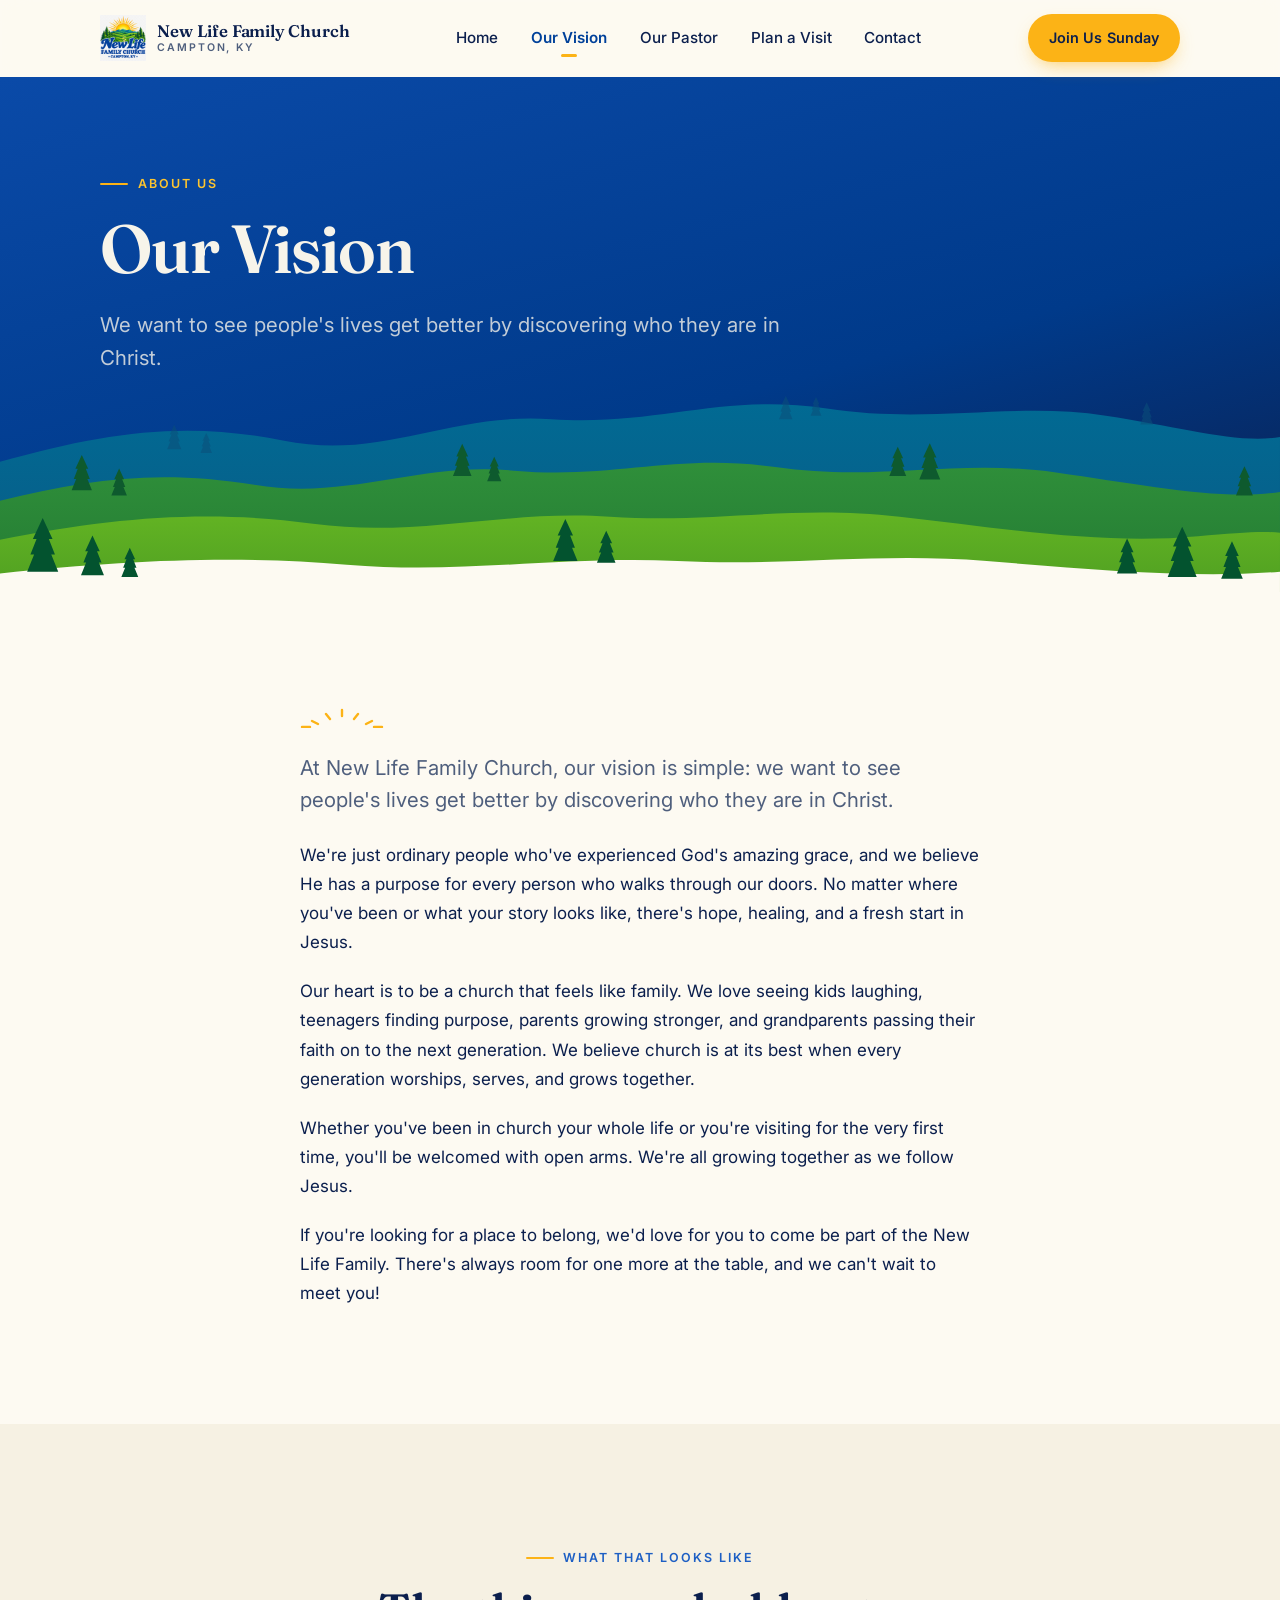
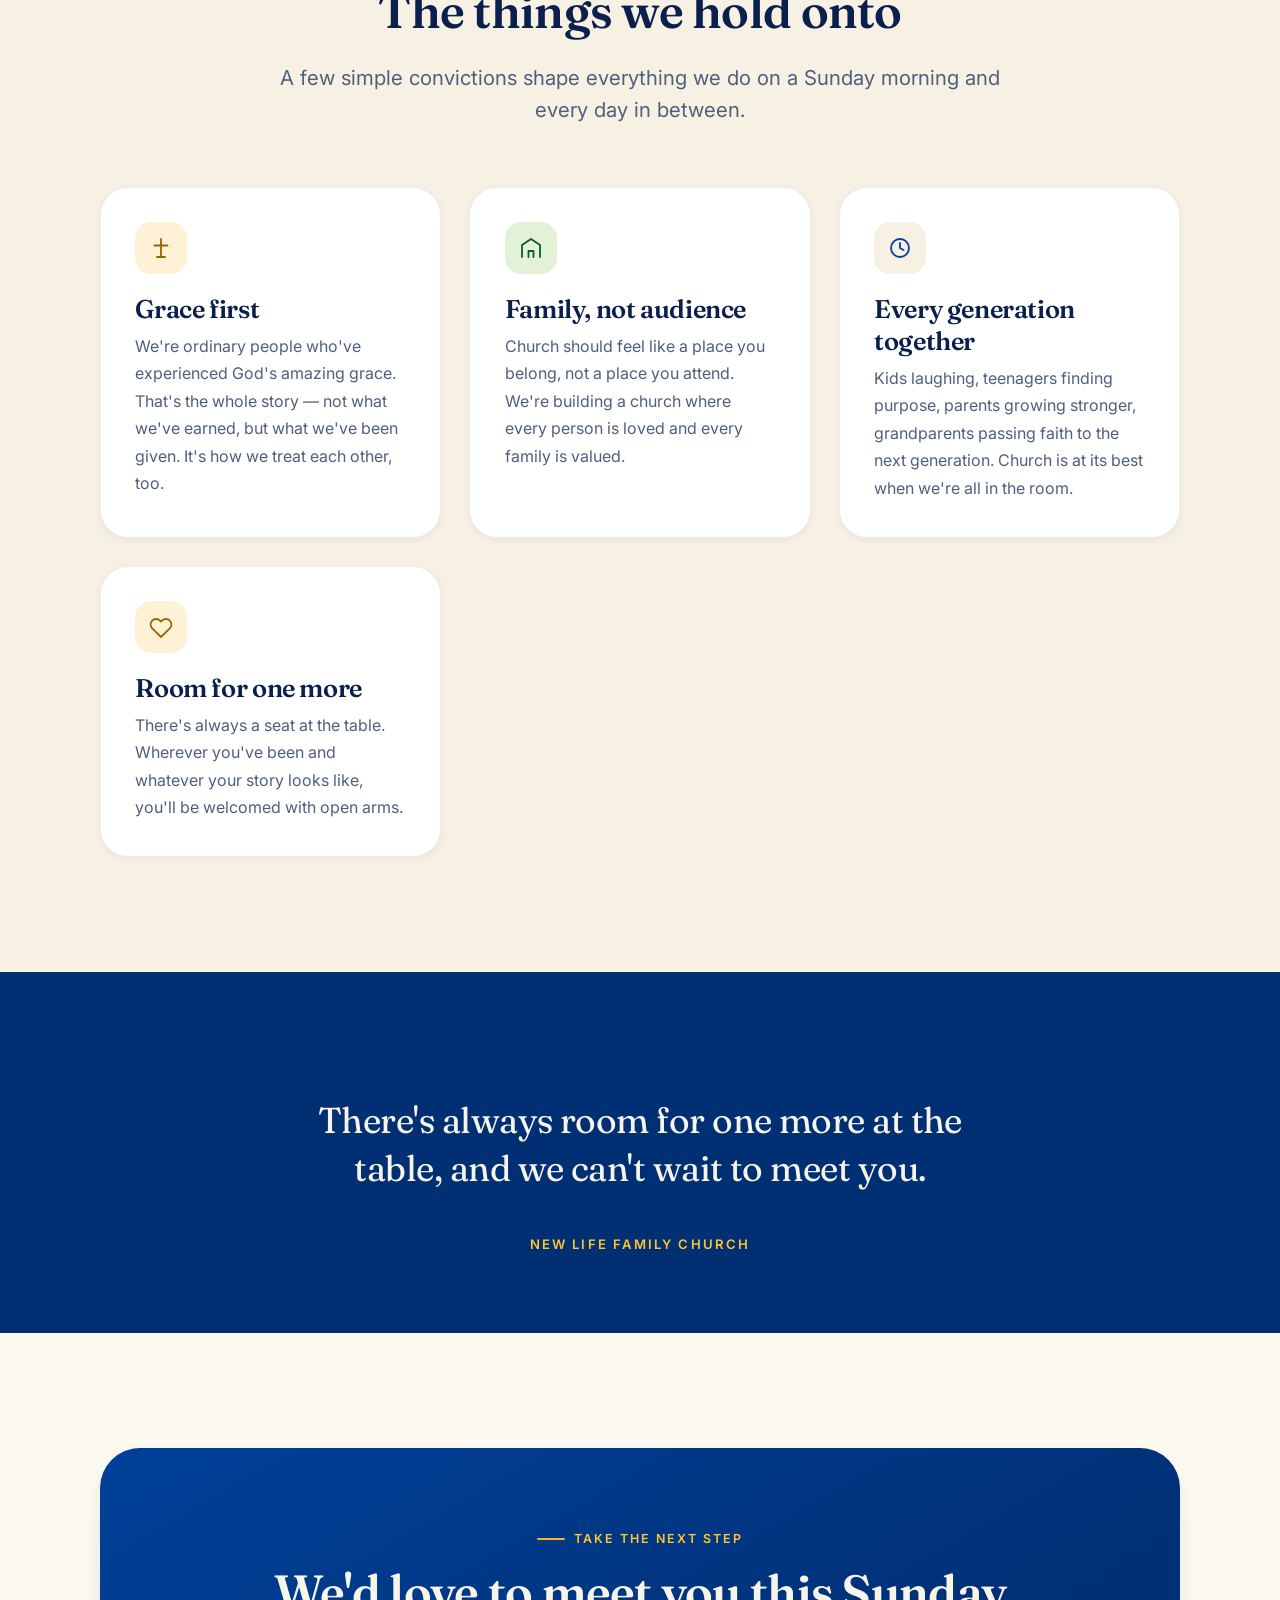
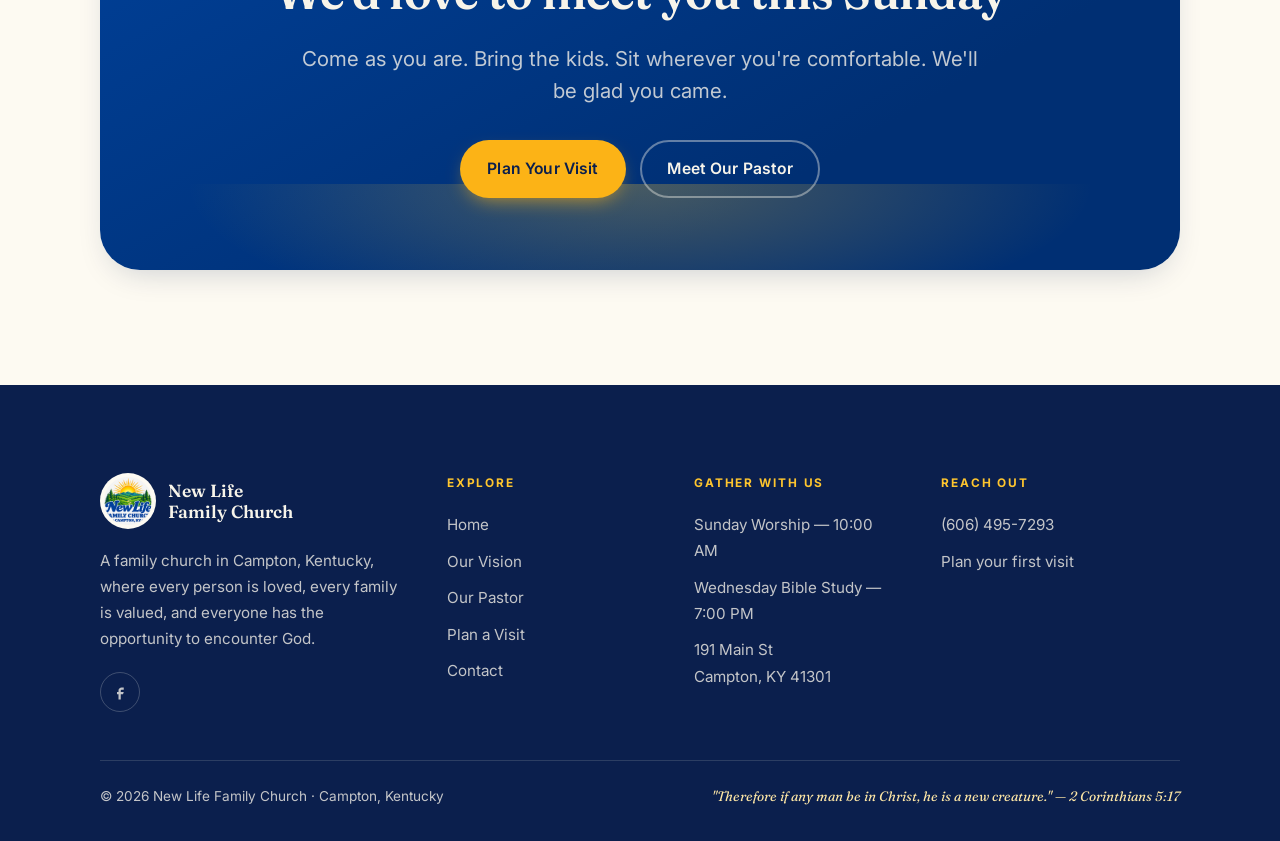
<file: about.html>
<!DOCTYPE html>
<html lang="en">
<head>
<meta charset="utf-8">
<meta name="viewport" content="width=device-width, initial-scale=1">
<title>Our Vision | New Life Family Church, Campton KY</title>
<meta name="description" content="Our vision is simple: we want to see people's lives get better by discovering who they are in Christ. Learn what New Life Family Church in Campton, KY believes.">
<meta name="theme-color" content="#00419a">
<link rel="icon" href="assets/img/favicon-32.png" type="image/png" sizes="32x32">
<link rel="apple-touch-icon" href="assets/img/apple-touch-icon.png">
<meta property="og:type" content="website">
<meta property="og:site_name" content="New Life Family Church">
<meta property="og:locale" content="en_US">
<meta property="og:title" content="Our Vision | New Life Family Church, Campton KY">
<meta property="og:description" content="Our vision is simple: we want to see people's lives get better by discovering who they are in Christ. Learn what New Life Family Church in Campton, KY believes.">
<meta name="twitter:card" content="summary">
<link rel="preconnect" href="https://fonts.googleapis.com">
<link rel="preconnect" href="https://fonts.gstatic.com" crossorigin>
<link href="https://fonts.googleapis.com/css2?family=Fraunces:ital,opsz,wght@0,9..144,400;0,9..144,600;0,9..144,700;1,9..144,600&family=Inter:wght@400;500;600;700&display=swap" rel="stylesheet">
<link rel="stylesheet" href="assets/css/styles.css">
<script type="application/ld+json">
{
  "@context": "https://schema.org",
  "@type": "Church",
  "name": "New Life Family Church",
  "description": "A family church in Campton, Kentucky, where every person is loved, every family is valued, and everyone has the opportunity to encounter God.",
  "telephone": "+1-606-495-7293",
  "address": {
    "@type": "PostalAddress",
    "streetAddress": "191 Main St",
    "addressLocality": "Campton",
    "addressRegion": "KY",
    "postalCode": "41301",
    "addressCountry": "US"
  },
  "areaServed": "Wolfe County, Kentucky",
  "hasMap": "https://www.google.com/maps/search/?api=1&query=191+Main+St,+Campton,+KY+41301"
}
</script>
</head>
<body>
<a class="skip-link" href="#main">Skip to content</a>

<header class="site-header">
  <div class="container header-inner">
    <a class="brand" href="index.html">
      <img src="assets/img/logo-128.png" alt="" width="128" height="128">
      <span class="brand-text">
        <span class="brand-name">New Life Family Church</span>
        <span class="brand-place">Campton, KY</span>
      </span>
    </a>

    <nav class="nav" id="primary-nav" aria-label="Primary">
      <a href="index.html">Home</a>
      <a href="about.html" aria-current="page">Our Vision</a>
      <a href="pastor.html">Our Pastor</a>
      <a href="visit.html">Plan a Visit</a>
      <a href="contact.html">Contact</a>
      <a class="btn btn--primary btn--sm" href="visit.html">Join Us Sunday</a>
    </nav>

    <div class="header-actions">
      <a class="btn btn--primary btn--sm" href="visit.html">Join Us Sunday</a>
      <button class="nav-toggle" type="button" aria-expanded="false" aria-controls="primary-nav" aria-label="Toggle navigation menu">
        <span></span>
      </button>
    </div>
  </div>
</header>

<main id="main">

  <section class="page-hero" data-sunrise>
    <div class="hero-sky" aria-hidden="true"></div>

    <div class="hero-sun" aria-hidden="true">
      <svg viewBox="0 0 200 200" fill="none">
        <g class="sun-rays" stroke="currentColor" stroke-width="7" stroke-linecap="round">
          <line x1="100" y1="42" x2="100" y2="14"/>
          <line x1="129" y1="49.8" x2="143" y2="25.5"/>
          <line x1="150.2" y1="71" x2="174.5" y2="57"/>
          <line x1="158" y1="100" x2="186" y2="100"/>
          <line x1="150.2" y1="129" x2="174.5" y2="143"/>
          <line x1="129" y1="150.2" x2="143" y2="174.5"/>
          <line x1="100" y1="158" x2="100" y2="186"/>
          <line x1="71" y1="150.2" x2="57" y2="174.5"/>
          <line x1="49.8" y1="129" x2="25.5" y2="143"/>
          <line x1="42" y1="100" x2="14" y2="100"/>
          <line x1="49.8" y1="71" x2="25.5" y2="57"/>
          <line x1="71" y1="49.8" x2="57" y2="25.5"/>
        </g>
        <circle class="sun-disc" cx="100" cy="100" r="44"/>
      </svg>
    </div>
    <div class="container">
      <p class="eyebrow">About us</p>
      <h1>Our Vision</h1>
      <p class="lead">We want to see people's lives get better by discovering who they are in Christ.</p>
    </div>
    <img class="hero-scape" src="assets/img/hero-scape.svg" alt="" aria-hidden="true" width="1440" height="300">
    <div class="hero-wash" aria-hidden="true"></div>
  </section>

  <section class="section">
    <div class="container container--narrow stack">
      <svg class="rays" viewBox="0 0 84 20" fill="none" stroke="currentColor" stroke-width="2.4" stroke-linecap="round" aria-hidden="true">
        <path d="M42 2v6M26 6l4 5M58 6l-4 5M12 13l6 3M72 13l-6 3M2 19h8M74 19h8"/>
      </svg>
      <p class="lead">At New Life Family Church, our vision is simple: we want to see people's lives get better by discovering who they are in Christ.</p>
      <p>We're just ordinary people who've experienced God's amazing grace, and we believe He has a purpose for every person who walks through our doors. No matter where you've been or what your story looks like, there's hope, healing, and a fresh start in Jesus.</p>
      <p>Our heart is to be a church that feels like family. We love seeing kids laughing, teenagers finding purpose, parents growing stronger, and grandparents passing their faith on to the next generation. We believe church is at its best when every generation worships, serves, and grows together.</p>
      <p>Whether you've been in church your whole life or you're visiting for the very first time, you'll be welcomed with open arms. We're all growing together as we follow Jesus.</p>
      <p>If you're looking for a place to belong, we'd love for you to come be part of the New Life Family. There's always room for one more at the table, and we can't wait to meet you!</p>
    </div>
  </section>

  <section class="section band--paper">
    <div class="container">
      <div class="section-head section-head--center">
        <p class="eyebrow eyebrow--center">What that looks like</p>
        <h2>The things we hold onto</h2>
        <p class="lead">A few simple convictions shape everything we do on a Sunday morning and every day in between.</p>
      </div>

      <div class="grid grid--2">
        <article class="card reveal">
          <span class="card-icon card-icon--gold">
            <svg viewBox="0 0 24 24" fill="none" stroke="currentColor" stroke-width="1.8" stroke-linecap="round" stroke-linejoin="round" aria-hidden="true"><path d="M12 3v18M5.5 9.5h13"/><path d="M8 21h8"/></svg>
          </span>
          <h3>Grace first</h3>
          <p>We're ordinary people who've experienced God's amazing grace. That's the whole story — not what we've earned, but what we've been given. It's how we treat each other, too.</p>
        </article>

        <article class="card reveal">
          <span class="card-icon card-icon--sage">
            <svg viewBox="0 0 24 24" fill="none" stroke="currentColor" stroke-width="1.8" stroke-linecap="round" stroke-linejoin="round" aria-hidden="true"><path d="M3 21V9l9-6 9 6v12"/><path d="M9.5 21v-6h5v6"/></svg>
          </span>
          <h3>Family, not audience</h3>
          <p>Church should feel like a place you belong, not a place you attend. We're building a church where every person is loved and every family is valued.</p>
        </article>

        <article class="card reveal">
          <span class="card-icon">
            <svg viewBox="0 0 24 24" fill="none" stroke="currentColor" stroke-width="1.8" stroke-linecap="round" stroke-linejoin="round" aria-hidden="true"><circle cx="12" cy="12" r="9"/><path d="M12 7v5l3.5 2"/></svg>
          </span>
          <h3>Every generation together</h3>
          <p>Kids laughing, teenagers finding purpose, parents growing stronger, grandparents passing faith to the next generation. Church is at its best when we're all in the room.</p>
        </article>

        <article class="card reveal">
          <span class="card-icon card-icon--gold">
            <svg viewBox="0 0 24 24" fill="none" stroke="currentColor" stroke-width="1.8" stroke-linecap="round" stroke-linejoin="round" aria-hidden="true"><path d="M20.8 5.6a5.5 5.5 0 0 0-7.8 0L12 6.6l-1-1a5.5 5.5 0 0 0-7.8 7.8l1 1L12 22l7.8-7.6 1-1a5.5 5.5 0 0 0 0-7.8z"/></svg>
          </span>
          <h3>Room for one more</h3>
          <p>There's always a seat at the table. Wherever you've been and whatever your story looks like, you'll be welcomed with open arms.</p>
        </article>
      </div>
    </div>
  </section>

  <section class="section section--tight band--navy">
    <div class="container container--narrow">
      <blockquote class="pullquote">
        <p>There's always room for one more at the table, and we can't wait to meet you.</p>
        <cite>New Life Family Church</cite>
      </blockquote>
    </div>
  </section>

  <section class="section">
    <div class="container">
      <div class="cta-banner reveal">
        <p class="eyebrow eyebrow--center">Take the next step</p>
        <h2>We'd love to meet you this Sunday</h2>
        <p class="lead">Come as you are. Bring the kids. Sit wherever you're comfortable. We'll be glad you came.</p>
        <div class="btn-row btn-row--center" style="margin-top: 2rem;">
          <a class="btn btn--primary" href="visit.html">Plan Your Visit</a>
          <a class="btn btn--ghost-light" href="pastor.html">Meet Our Pastor</a>
        </div>
      </div>
    </div>
  </section>

</main>

<footer class="site-footer">
  <div class="container">
    <div class="footer-grid">
      <div>
        <div class="footer-brand">
          <img src="assets/img/logo-128.png" alt="" width="128" height="128">
          <span>New Life<br>Family Church</span>
        </div>
        <p>A family church in Campton, Kentucky, where every person is loved, every family is valued, and everyone has the opportunity to encounter God.</p>
        <div class="socials">
          <a href="#" aria-label="Facebook">
            <svg viewBox="0 0 24 24" fill="currentColor" aria-hidden="true"><path d="M14 9h3V6h-3c-2.2 0-4 1.8-4 4v2H8v3h2v7h3v-7h3l1-3h-4v-2c0-.6.4-1 1-1z"/></svg>
          </a>
        </div>
      </div>

      <div>
        <p class="footer-heading">Explore</p>
        <ul class="footer-list">
          <li><a href="index.html">Home</a></li>
          <li><a href="about.html">Our Vision</a></li>
          <li><a href="pastor.html">Our Pastor</a></li>
          <li><a href="visit.html">Plan a Visit</a></li>
          <li><a href="contact.html">Contact</a></li>
        </ul>
      </div>

      <div>
        <p class="footer-heading">Gather with us</p>
        <ul class="footer-list">
          <li>Sunday Worship — 10:00 AM</li>
          <li>Wednesday Bible Study — 7:00 PM</li>
          <li><a href="https://www.google.com/maps/search/?api=1&amp;query=191+Main+St,+Campton,+KY+41301" target="_blank" rel="noopener">191 Main St<br>Campton, KY 41301</a></li>
        </ul>
      </div>

      <div>
        <p class="footer-heading">Reach out</p>
        <ul class="footer-list">
          <li><a href="tel:+16064957293">(606) 495-7293</a></li>
          <li><a href="visit.html">Plan your first visit</a></li>
        </ul>
      </div>
    </div>

    <div class="footer-bottom">
      <p>&copy; <span id="year">2026</span> New Life Family Church · Campton, Kentucky</p>
      <p class="footer-verse">"Therefore if any man be in Christ, he is a new creature." — 2 Corinthians 5:17</p>
    </div>
  </div>
</footer>

<script src="assets/js/main.js"></script>
</body>
</html>
</file>
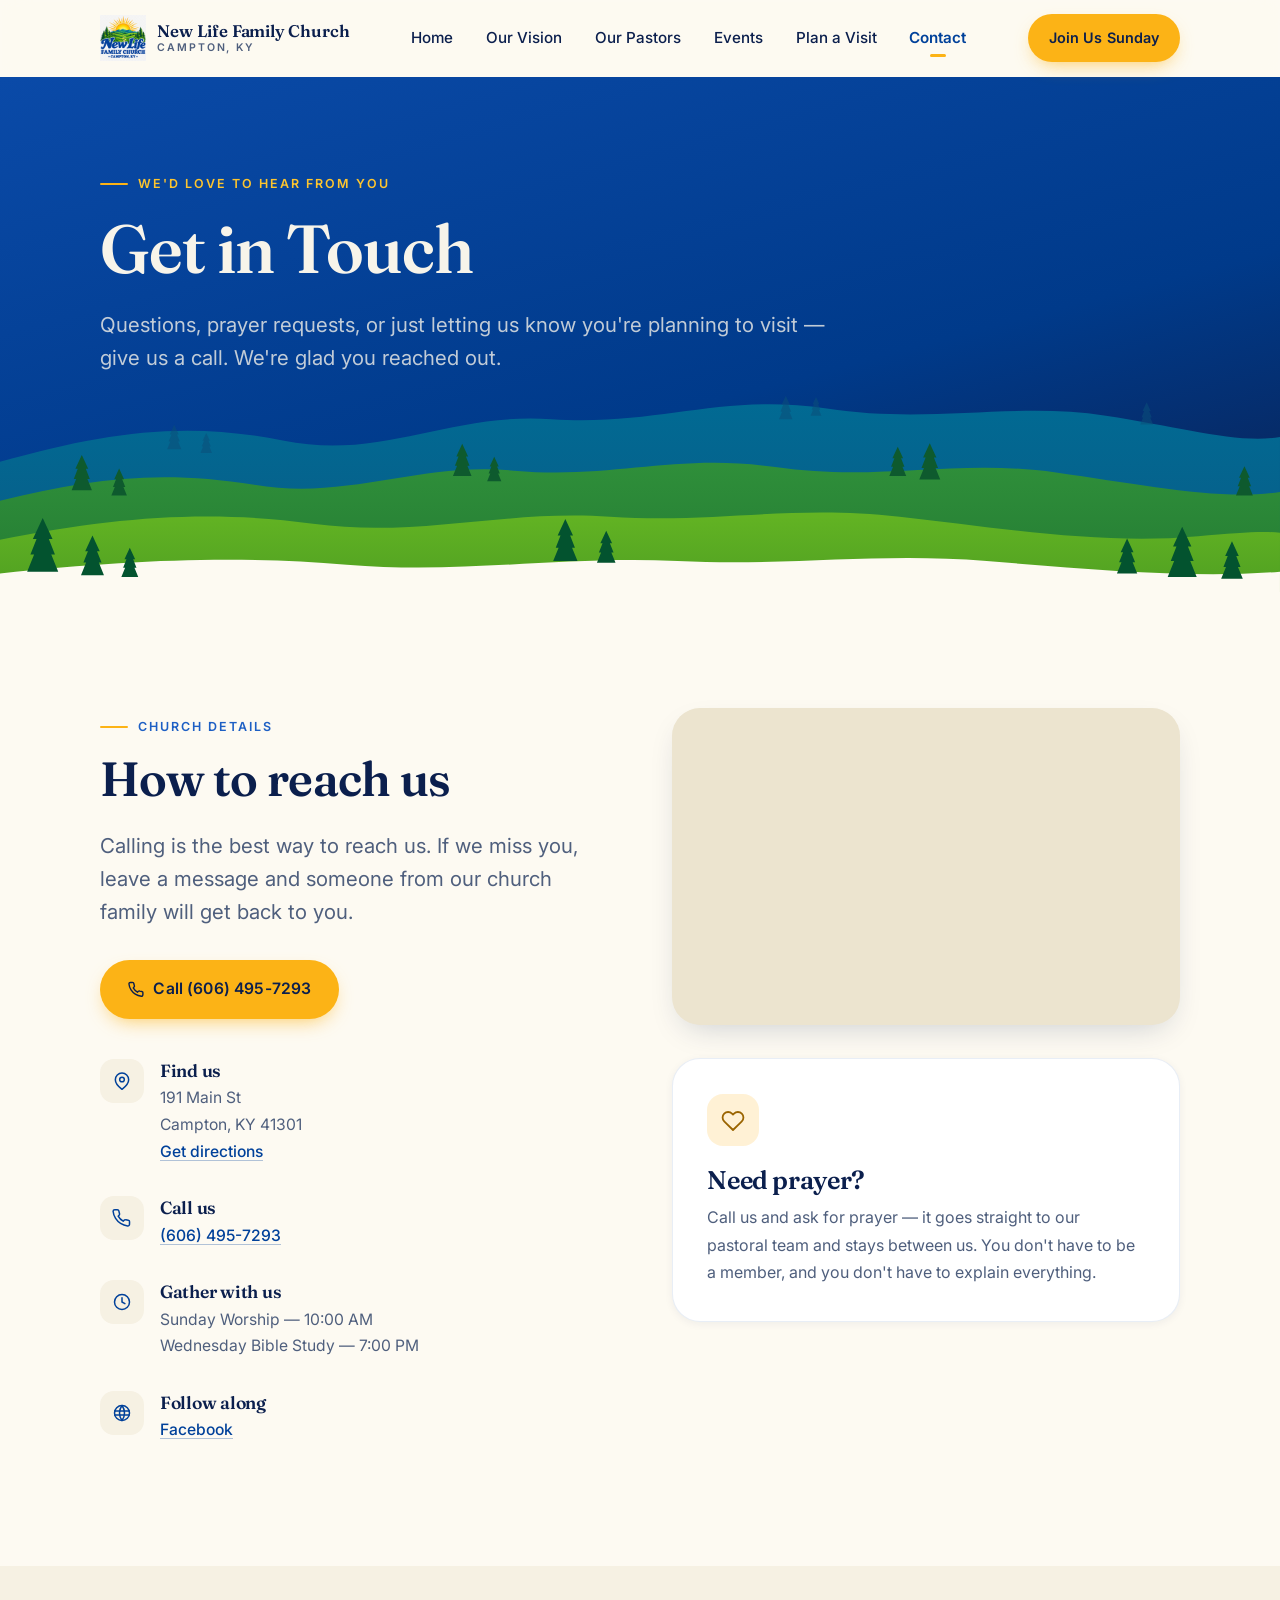
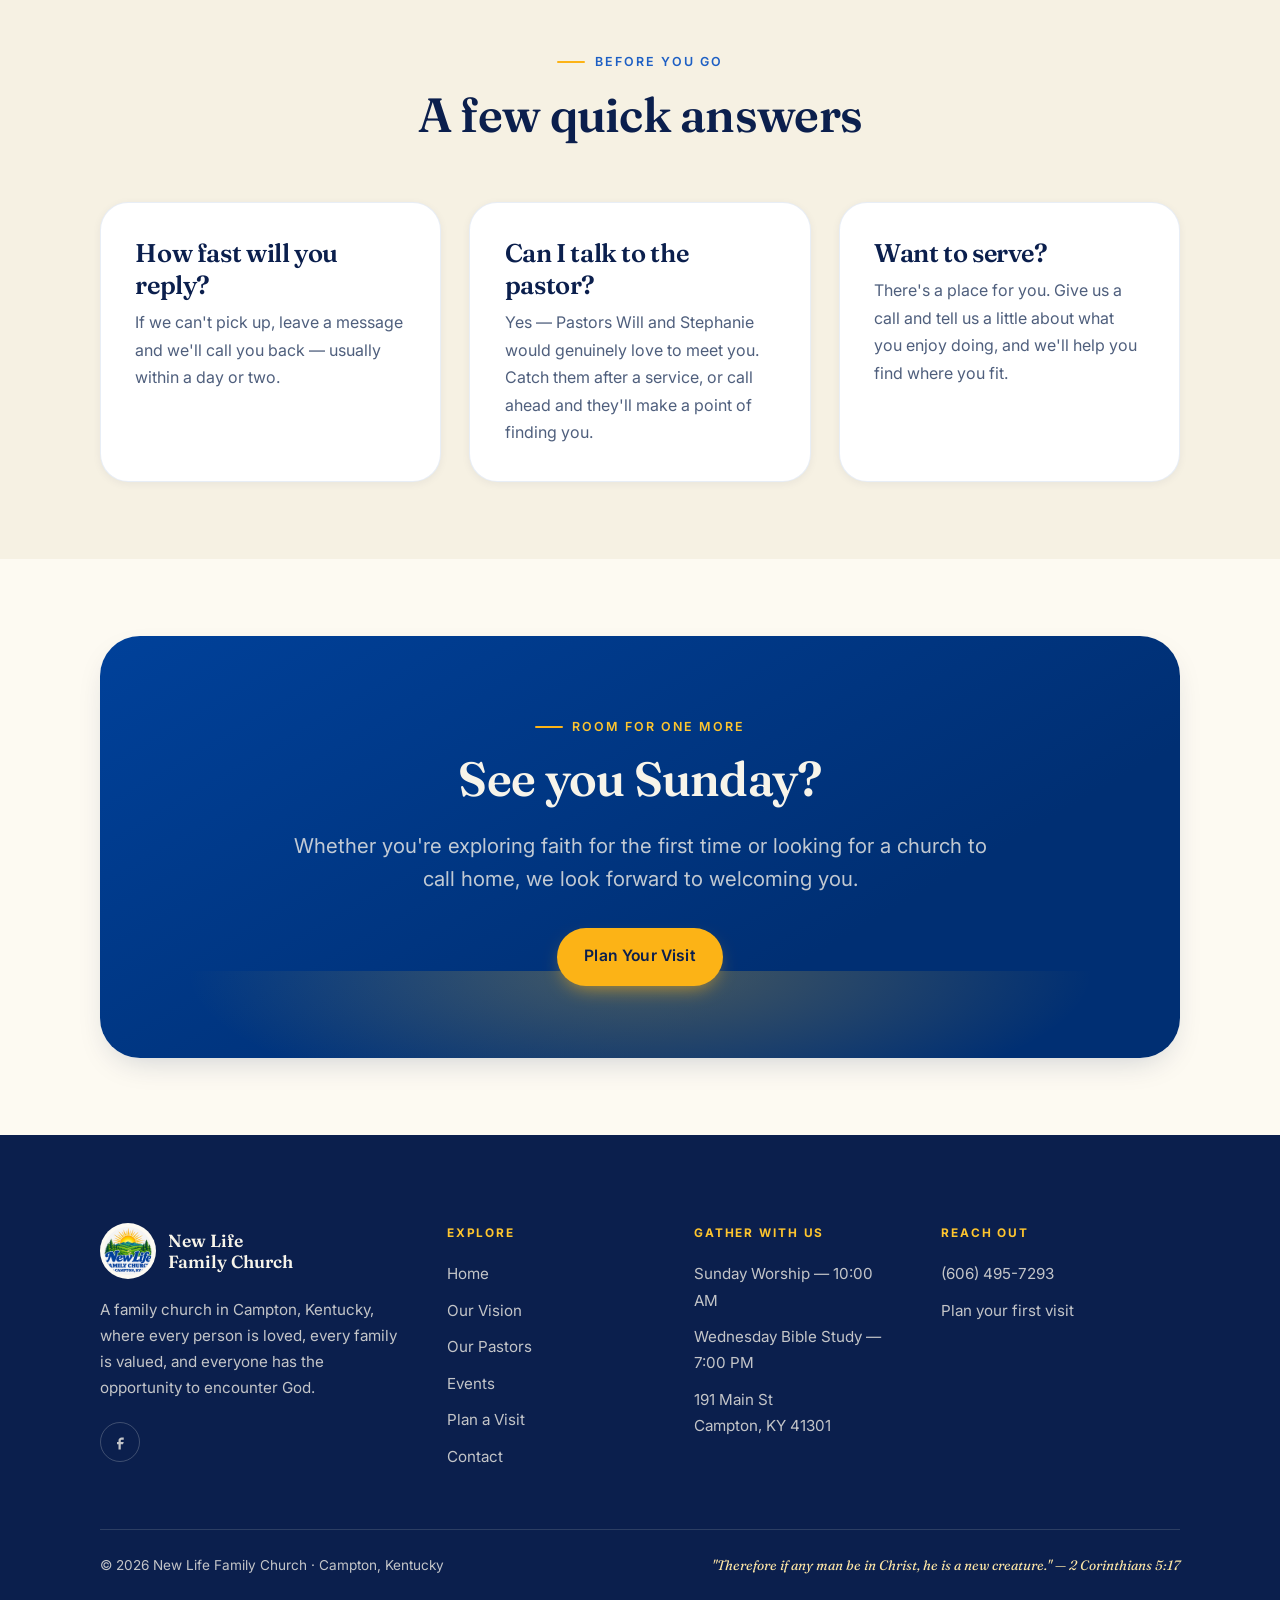
<file: contact.html>
<!DOCTYPE html>
<html lang="en">
<head>
<meta charset="utf-8">
<meta name="viewport" content="width=device-width, initial-scale=1">
<title>Contact &amp; Directions | New Life Family Church, Campton KY</title>
<meta name="description" content="Call New Life Family Church at (606) 495-7293 or visit 191 Main St, Campton, KY 41301. Questions, prayer requests, or planning a visit? We'd love to hear from you.">
<meta name="theme-color" content="#00419a">
<link rel="icon" href="assets/img/favicon-32.png" type="image/png" sizes="32x32">
<link rel="apple-touch-icon" href="assets/img/apple-touch-icon.png">
<meta property="og:type" content="website">
<meta property="og:site_name" content="New Life Family Church">
<meta property="og:locale" content="en_US">
<meta property="og:title" content="Contact &amp; Directions | New Life Family Church, Campton KY">
<meta property="og:description" content="Call New Life Family Church at (606) 495-7293 or visit 191 Main St, Campton, KY 41301. Questions, prayer requests, or planning a visit? We'd love to hear from you.">
<meta name="twitter:card" content="summary">
<link rel="preconnect" href="https://fonts.googleapis.com">
<link rel="preconnect" href="https://fonts.gstatic.com" crossorigin>
<link href="https://fonts.googleapis.com/css2?family=Fraunces:ital,opsz,wght@0,9..144,400;0,9..144,600;0,9..144,700;1,9..144,600&family=Inter:wght@400;500;600;700&display=swap" rel="stylesheet">
<link rel="stylesheet" href="assets/css/styles.css">
<script type="application/ld+json">
{
  "@context": "https://schema.org",
  "@type": "Church",
  "name": "New Life Family Church",
  "description": "A family church in Campton, Kentucky, where every person is loved, every family is valued, and everyone has the opportunity to encounter God.",
  "telephone": "+1-606-495-7293",
  "address": {
    "@type": "PostalAddress",
    "streetAddress": "191 Main St",
    "addressLocality": "Campton",
    "addressRegion": "KY",
    "postalCode": "41301",
    "addressCountry": "US"
  },
  "areaServed": "Wolfe County, Kentucky",
  "hasMap": "https://www.google.com/maps/search/?api=1&query=191+Main+St,+Campton,+KY+41301"
}
</script>
</head>
<body>
<a class="skip-link" href="#main">Skip to content</a>

<header class="site-header">
  <div class="container header-inner">
    <a class="brand" href="index.html">
      <img src="assets/img/logo-128.png" alt="" width="128" height="128">
      <span class="brand-text">
        <span class="brand-name">New Life Family Church</span>
        <span class="brand-place">Campton, KY</span>
      </span>
    </a>

    <nav class="nav" id="primary-nav" aria-label="Primary">
      <a href="index.html">Home</a>
      <a href="about.html">Our Vision</a>
      <a href="pastor.html">Our Pastors</a>
      <a href="events.html">Events</a>
      <a href="visit.html">Plan a Visit</a>
      <a href="contact.html" aria-current="page">Contact</a>
      <a class="btn btn--primary btn--sm" href="visit.html">Join Us Sunday</a>
    </nav>

    <div class="header-actions">
      <a class="btn btn--primary btn--sm" href="visit.html">Join Us Sunday</a>
      <button class="nav-toggle" type="button" aria-expanded="false" aria-controls="primary-nav" aria-label="Toggle navigation menu">
        <span></span>
      </button>
    </div>
  </div>
</header>

<main id="main">

  <section class="page-hero" data-sunrise>
    <div class="hero-sky" aria-hidden="true"></div>

    <div class="hero-sun" aria-hidden="true">
      <svg viewBox="0 0 200 200" fill="none">
        <g class="sun-rays" stroke="currentColor" stroke-width="7" stroke-linecap="round">
          <line x1="100" y1="42" x2="100" y2="14"/>
          <line x1="129" y1="49.8" x2="143" y2="25.5"/>
          <line x1="150.2" y1="71" x2="174.5" y2="57"/>
          <line x1="158" y1="100" x2="186" y2="100"/>
          <line x1="150.2" y1="129" x2="174.5" y2="143"/>
          <line x1="129" y1="150.2" x2="143" y2="174.5"/>
          <line x1="100" y1="158" x2="100" y2="186"/>
          <line x1="71" y1="150.2" x2="57" y2="174.5"/>
          <line x1="49.8" y1="129" x2="25.5" y2="143"/>
          <line x1="42" y1="100" x2="14" y2="100"/>
          <line x1="49.8" y1="71" x2="25.5" y2="57"/>
          <line x1="71" y1="49.8" x2="57" y2="25.5"/>
        </g>
        <circle class="sun-disc" cx="100" cy="100" r="44"/>
      </svg>
    </div>
    <div class="container">
      <p class="eyebrow">We'd love to hear from you</p>
      <h1>Get in Touch</h1>
      <p class="lead">Questions, prayer requests, or just letting us know you're planning to visit — give us a call. We're glad you reached out.</p>
    </div>
    <img class="hero-scape" src="assets/img/hero-scape.svg" alt="" aria-hidden="true" width="1440" height="300">
    <div class="hero-wash" aria-hidden="true"></div>
  </section>

  <!-- ===================== Contact details ===================== -->
  <section class="section">
    <div class="container">
      <div class="split split--top">

        <div class="split__content reveal">
          <p class="eyebrow">Church details</p>
          <h2>How to reach us</h2>
          <p class="lead">Calling is the best way to reach us. If we miss you, leave a message and someone from our church family will get back to you.</p>

          <div class="btn-row" style="margin: 2rem 0 2.5rem;">
            <a class="btn btn--primary" href="tel:+16064957293">
              <svg width="17" height="17" viewBox="0 0 24 24" fill="none" stroke="currentColor" stroke-width="2" stroke-linecap="round" stroke-linejoin="round" aria-hidden="true"><path d="M21 16.5v3a2 2 0 0 1-2.2 2 19.5 19.5 0 0 1-8.5-3 19 19 0 0 1-6-6 19.5 19.5 0 0 1-3-8.6A2 2 0 0 1 3.3 2h3a2 2 0 0 1 2 1.7c.1 1 .4 1.9.7 2.8a2 2 0 0 1-.5 2.1L7.4 9.8a16 16 0 0 0 6 6l1.2-1.2a2 2 0 0 1 2.1-.4c.9.3 1.8.5 2.8.6a2 2 0 0 1 1.7 2z"/></svg>
              Call (606) 495-7293
            </a>
          </div>

          <ul class="info-list">
            <li class="info-item">
              <span class="info-item__icon">
                <svg viewBox="0 0 24 24" fill="none" stroke="currentColor" stroke-width="1.8" stroke-linecap="round" stroke-linejoin="round" aria-hidden="true"><path d="M20 10.5c0 5.5-8 11.5-8 11.5s-8-6-8-11.5a8 8 0 1 1 16 0z"/><circle cx="12" cy="10.2" r="2.8"/></svg>
              </span>
              <div>
                <h4>Find us</h4>
                <p>191 Main St<br>Campton, KY 41301</p>
                <p><a href="https://www.google.com/maps/search/?api=1&amp;query=191+Main+St,+Campton,+KY+41301" target="_blank" rel="noopener">Get directions</a></p>
              </div>
            </li>

            <li class="info-item">
              <span class="info-item__icon">
                <svg viewBox="0 0 24 24" fill="none" stroke="currentColor" stroke-width="1.8" stroke-linecap="round" stroke-linejoin="round" aria-hidden="true"><path d="M21 16.5v3a2 2 0 0 1-2.2 2 19.5 19.5 0 0 1-8.5-3 19 19 0 0 1-6-6 19.5 19.5 0 0 1-3-8.6A2 2 0 0 1 3.3 2h3a2 2 0 0 1 2 1.7c.1 1 .4 1.9.7 2.8a2 2 0 0 1-.5 2.1L7.4 9.8a16 16 0 0 0 6 6l1.2-1.2a2 2 0 0 1 2.1-.4c.9.3 1.8.5 2.8.6a2 2 0 0 1 1.7 2z"/></svg>
              </span>
              <div>
                <h4>Call us</h4>
                <p><a href="tel:+16064957293">(606) 495-7293</a></p>
              </div>
            </li>

            <li class="info-item">
              <span class="info-item__icon">
                <svg viewBox="0 0 24 24" fill="none" stroke="currentColor" stroke-width="1.8" stroke-linecap="round" stroke-linejoin="round" aria-hidden="true"><circle cx="12" cy="12" r="9"/><path d="M12 7v5l3.5 2"/></svg>
              </span>
              <div>
                <h4>Gather with us</h4>
                <p>Sunday Worship — 10:00 AM<br>Wednesday Bible Study — 7:00 PM</p>
              </div>
            </li>

            <li class="info-item">
              <span class="info-item__icon">
                <svg viewBox="0 0 24 24" fill="none" stroke="currentColor" stroke-width="1.8" stroke-linecap="round" stroke-linejoin="round" aria-hidden="true"><circle cx="12" cy="12" r="9"/><path d="M3.2 9.5h17.6M3.2 14.5h17.6"/><path d="M12 3a15 15 0 0 0 0 18 15 15 0 0 0 0-18z"/></svg>
              </span>
              <div>
                <h4>Follow along</h4>
                <p><a href="#">Facebook</a></p>
              </div>
            </li>
          </ul>
        </div>

        <div class="split__media reveal">
          <iframe
            class="map-embed"
            title="Map showing New Life Family Church at 191 Main St, Campton, Kentucky"
            src="https://www.google.com/maps?q=191+Main+St,+Campton,+KY+41301&output=embed"
            loading="lazy"
            referrerpolicy="no-referrer-when-downgrade"></iframe>

          <div class="card card--flat" style="margin-top: 1.5rem;">
            <span class="card-icon card-icon--gold">
              <svg viewBox="0 0 24 24" fill="none" stroke="currentColor" stroke-width="1.8" stroke-linecap="round" stroke-linejoin="round" aria-hidden="true"><path d="M20.8 5.6a5.5 5.5 0 0 0-7.8 0L12 6.6l-1-1a5.5 5.5 0 0 0-7.8 7.8l1 1L12 22l7.8-7.6 1-1a5.5 5.5 0 0 0 0-7.8z"/></svg>
            </span>
            <h3>Need prayer?</h3>
            <p>Call us and ask for prayer — it goes straight to our pastoral team and stays between us. You don't have to be a member, and you don't have to explain everything.</p>
          </div>
        </div>

      </div>
    </div>
  </section>

  <!-- ===================== Quick answers ===================== -->
  <section class="section section--tight band--paper">
    <div class="container">
      <div class="section-head section-head--center">
        <p class="eyebrow eyebrow--center">Before you go</p>
        <h2>A few quick answers</h2>
      </div>
      <div class="grid grid--3">
        <article class="card reveal">
          <h3>How fast will you reply?</h3>
          <p>If we can't pick up, leave a message and we'll call you back — usually within a day or two.</p>
        </article>
        <article class="card reveal">
          <h3>Can I talk to the pastor?</h3>
          <p>Yes — Pastors Will and Stephanie would genuinely love to meet you. Catch them after a service, or call ahead and they'll make a point of finding you.</p>
        </article>
        <article class="card reveal">
          <h3>Want to serve?</h3>
          <p>There's a place for you. Give us a call and tell us a little about what you enjoy doing, and we'll help you find where you fit.</p>
        </article>
      </div>
    </div>
  </section>

  <section class="section section--tight">
    <div class="container">
      <div class="cta-banner reveal">
        <p class="eyebrow eyebrow--center">Room for one more</p>
        <h2>See you Sunday?</h2>
        <p class="lead">Whether you're exploring faith for the first time or looking for a church to call home, we look forward to welcoming you.</p>
        <div class="btn-row btn-row--center" style="margin-top: 2rem;">
          <a class="btn btn--primary" href="visit.html">Plan Your Visit</a>
        </div>
      </div>
    </div>
  </section>

</main>

<footer class="site-footer">
  <div class="container">
    <div class="footer-grid">
      <div>
        <div class="footer-brand">
          <img src="assets/img/logo-128.png" alt="" width="128" height="128">
          <span>New Life<br>Family Church</span>
        </div>
        <p>A family church in Campton, Kentucky, where every person is loved, every family is valued, and everyone has the opportunity to encounter God.</p>
        <div class="socials">
          <a href="#" aria-label="Facebook">
            <svg viewBox="0 0 24 24" fill="currentColor" aria-hidden="true"><path d="M14 9h3V6h-3c-2.2 0-4 1.8-4 4v2H8v3h2v7h3v-7h3l1-3h-4v-2c0-.6.4-1 1-1z"/></svg>
          </a>
        </div>
      </div>

      <div>
        <p class="footer-heading">Explore</p>
        <ul class="footer-list">
          <li><a href="index.html">Home</a></li>
          <li><a href="about.html">Our Vision</a></li>
          <li><a href="pastor.html">Our Pastors</a></li>
          <li><a href="events.html">Events</a></li>
          <li><a href="visit.html">Plan a Visit</a></li>
          <li><a href="contact.html">Contact</a></li>
        </ul>
      </div>

      <div>
        <p class="footer-heading">Gather with us</p>
        <ul class="footer-list">
          <li>Sunday Worship — 10:00 AM</li>
          <li>Wednesday Bible Study — 7:00 PM</li>
          <li><a href="https://www.google.com/maps/search/?api=1&amp;query=191+Main+St,+Campton,+KY+41301" target="_blank" rel="noopener">191 Main St<br>Campton, KY 41301</a></li>
        </ul>
      </div>

      <div>
        <p class="footer-heading">Reach out</p>
        <ul class="footer-list">
          <li><a href="tel:+16064957293">(606) 495-7293</a></li>
          <li><a href="visit.html">Plan your first visit</a></li>
        </ul>
      </div>
    </div>

    <div class="footer-bottom">
      <p>&copy; <span id="year">2026</span> New Life Family Church · Campton, Kentucky</p>
      <p class="footer-verse">"Therefore if any man be in Christ, he is a new creature." — 2 Corinthians 5:17</p>
    </div>
  </div>
</footer>

<script src="assets/js/main.js"></script>
</body>
</html>
</file>
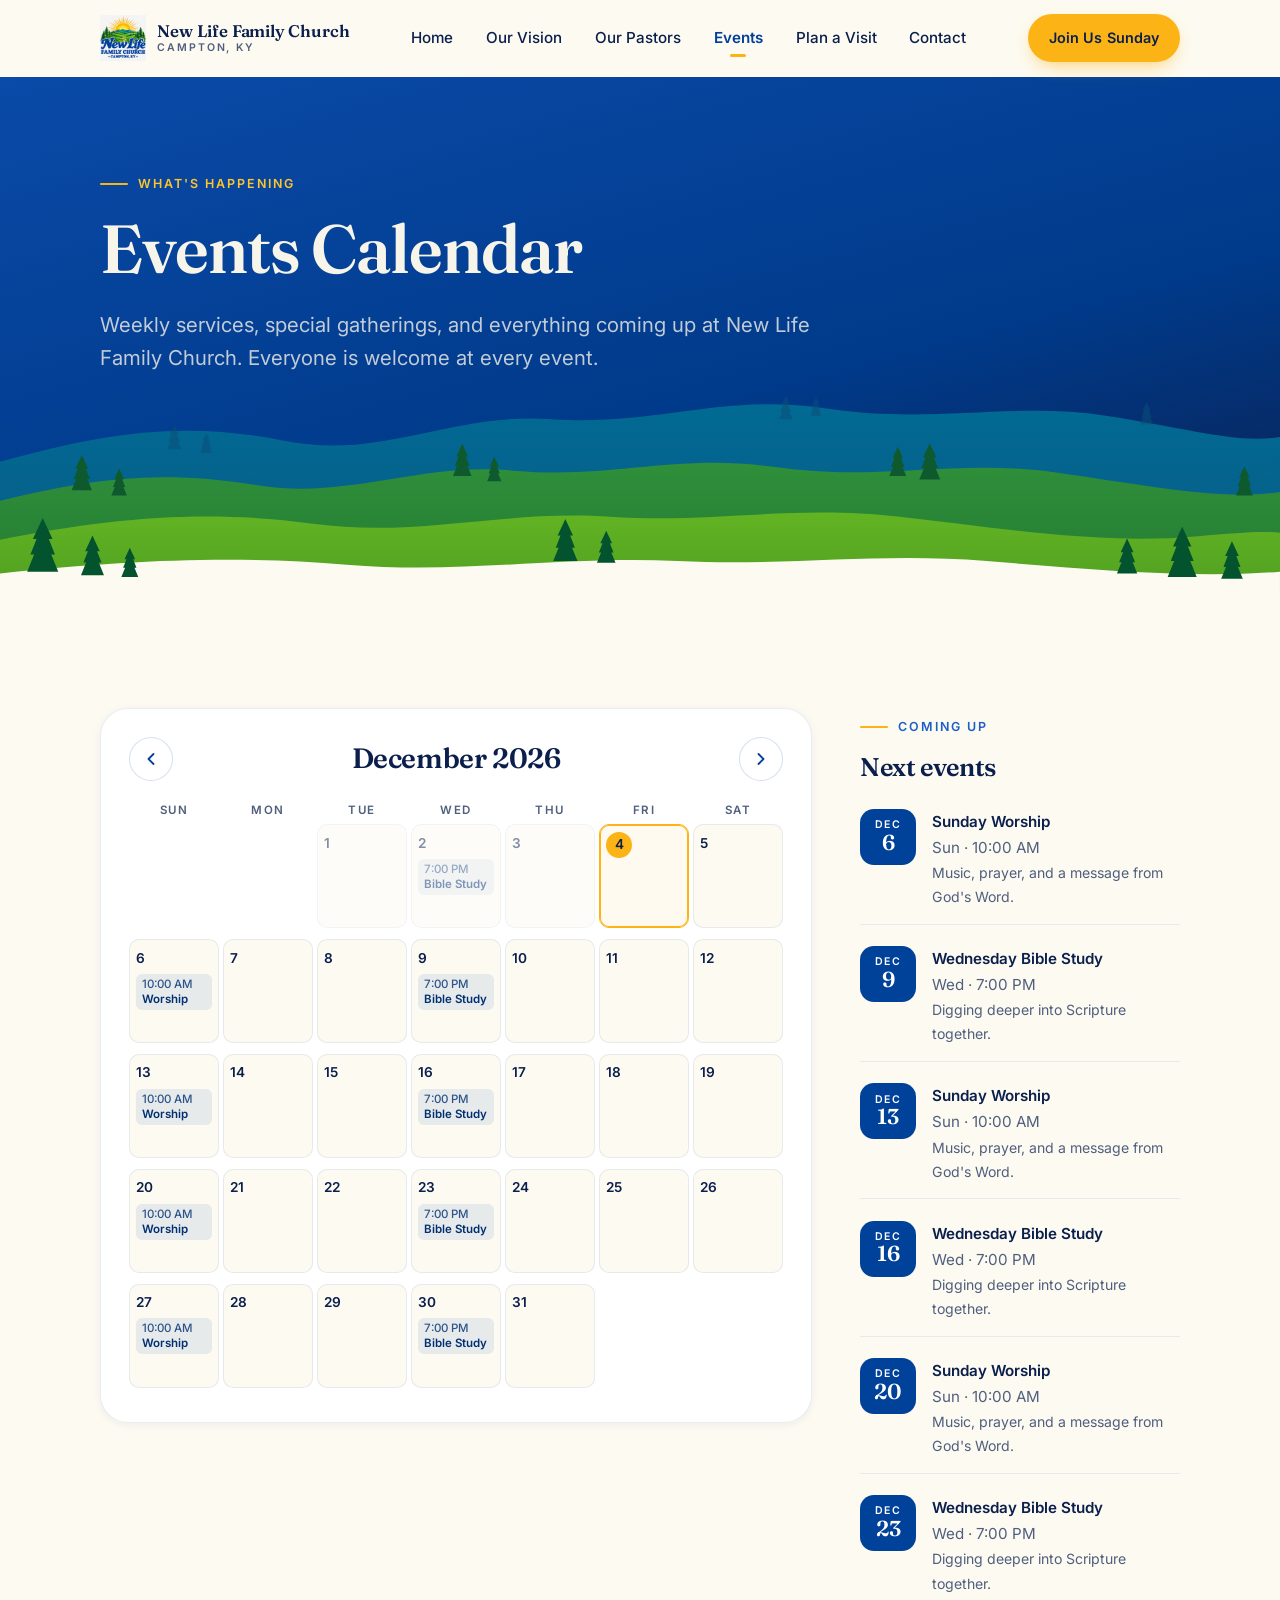
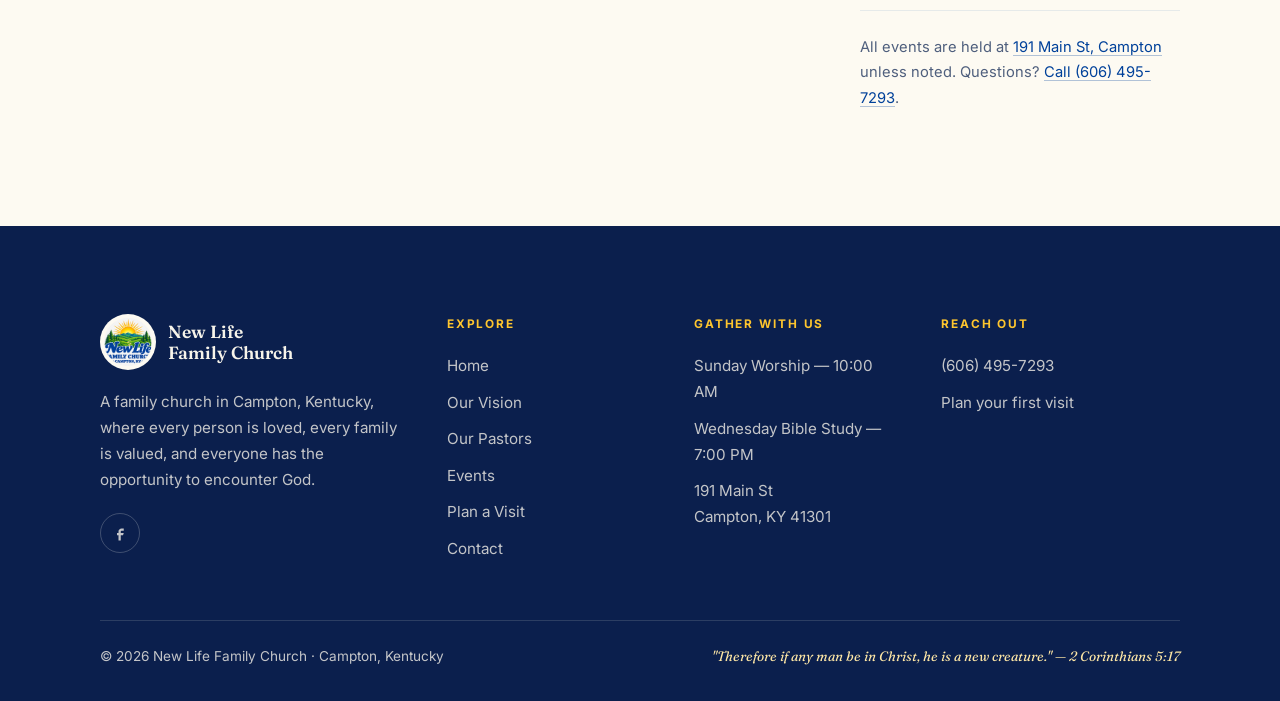
<file: events.html>
<!DOCTYPE html>
<html lang="en">
<head>
<meta charset="utf-8">
<meta name="viewport" content="width=device-width, initial-scale=1">
<title>Events Calendar | New Life Family Church, Campton KY</title>
<meta name="description" content="Upcoming events at New Life Family Church in Campton, KY — Sunday worship at 10 AM, Wednesday Bible study at 7 PM, and special services and gatherings.">
<meta name="theme-color" content="#00419a">
<link rel="icon" href="assets/img/favicon-32.png" type="image/png" sizes="32x32">
<link rel="apple-touch-icon" href="assets/img/apple-touch-icon.png">
<meta property="og:type" content="website">
<meta property="og:site_name" content="New Life Family Church">
<meta property="og:locale" content="en_US">
<meta property="og:title" content="Events Calendar | New Life Family Church, Campton KY">
<meta property="og:description" content="Upcoming events at New Life Family Church in Campton, KY — Sunday worship at 10 AM, Wednesday Bible study at 7 PM, and special services and gatherings.">
<meta name="twitter:card" content="summary">
<link rel="preconnect" href="https://fonts.googleapis.com">
<link rel="preconnect" href="https://fonts.gstatic.com" crossorigin>
<link href="https://fonts.googleapis.com/css2?family=Fraunces:ital,opsz,wght@0,9..144,400;0,9..144,600;0,9..144,700;1,9..144,600&family=Inter:wght@400;500;600;700&display=swap" rel="stylesheet">
<link rel="stylesheet" href="assets/css/styles.css">
<script type="application/ld+json">
{
  "@context": "https://schema.org",
  "@type": "Church",
  "name": "New Life Family Church",
  "description": "A family church in Campton, Kentucky, where every person is loved, every family is valued, and everyone has the opportunity to encounter God.",
  "telephone": "+1-606-495-7293",
  "address": {
    "@type": "PostalAddress",
    "streetAddress": "191 Main St",
    "addressLocality": "Campton",
    "addressRegion": "KY",
    "postalCode": "41301",
    "addressCountry": "US"
  },
  "areaServed": "Wolfe County, Kentucky",
  "hasMap": "https://www.google.com/maps/search/?api=1&query=191+Main+St,+Campton,+KY+41301"
}
</script>
</head>
<body>
<a class="skip-link" href="#main">Skip to content</a>

<header class="site-header">
  <div class="container header-inner">
    <a class="brand" href="index.html">
      <img src="assets/img/logo-128.png" alt="" width="128" height="128">
      <span class="brand-text">
        <span class="brand-name">New Life Family Church</span>
        <span class="brand-place">Campton, KY</span>
      </span>
    </a>

    <nav class="nav" id="primary-nav" aria-label="Primary">
      <a href="index.html">Home</a>
      <a href="about.html">Our Vision</a>
      <a href="pastor.html">Our Pastors</a>
      <a href="events.html" aria-current="page">Events</a>
      <a href="visit.html">Plan a Visit</a>
      <a href="contact.html">Contact</a>
      <a class="btn btn--primary btn--sm" href="visit.html">Join Us Sunday</a>
    </nav>

    <div class="header-actions">
      <a class="btn btn--primary btn--sm" href="visit.html">Join Us Sunday</a>
      <button class="nav-toggle" type="button" aria-expanded="false" aria-controls="primary-nav" aria-label="Toggle navigation menu">
        <span></span>
      </button>
    </div>
  </div>
</header>

<main id="main">

  <section class="page-hero" data-sunrise>
    <div class="hero-sky" aria-hidden="true"></div>

    <div class="hero-sun" aria-hidden="true">
      <svg viewBox="0 0 200 200" fill="none">
        <g class="sun-rays" stroke="currentColor" stroke-width="7" stroke-linecap="round">
          <line x1="100" y1="42" x2="100" y2="14"/>
          <line x1="129" y1="49.8" x2="143" y2="25.5"/>
          <line x1="150.2" y1="71" x2="174.5" y2="57"/>
          <line x1="158" y1="100" x2="186" y2="100"/>
          <line x1="150.2" y1="129" x2="174.5" y2="143"/>
          <line x1="129" y1="150.2" x2="143" y2="174.5"/>
          <line x1="100" y1="158" x2="100" y2="186"/>
          <line x1="71" y1="150.2" x2="57" y2="174.5"/>
          <line x1="49.8" y1="129" x2="25.5" y2="143"/>
          <line x1="42" y1="100" x2="14" y2="100"/>
          <line x1="49.8" y1="71" x2="25.5" y2="57"/>
          <line x1="71" y1="49.8" x2="57" y2="25.5"/>
        </g>
        <circle class="sun-disc" cx="100" cy="100" r="44"/>
      </svg>
    </div>
    <div class="container">
      <p class="eyebrow">What's happening</p>
      <h1>Events Calendar</h1>
      <p class="lead">Weekly services, special gatherings, and everything coming up at New Life Family Church. Everyone is welcome at every event.</p>
    </div>
    <img class="hero-scape" src="assets/img/hero-scape.svg" alt="" aria-hidden="true" width="1440" height="300">
    <div class="hero-wash" aria-hidden="true"></div>
  </section>

  <!-- ===================== Calendar ===================== -->
  <section class="section">
    <div class="container">
      <div class="calendar-layout">
        <div class="calendar card card--flat" data-calendar>
          <div class="calendar__head">
            <button class="calendar__nav" type="button" data-cal-prev aria-label="Previous month">
              <svg viewBox="0 0 24 24" fill="none" stroke="currentColor" stroke-width="2.2" stroke-linecap="round" stroke-linejoin="round" aria-hidden="true"><path d="M15 6l-6 6 6 6"/></svg>
            </button>
            <h2 class="calendar__title" data-cal-title aria-live="polite">Calendar</h2>
            <button class="calendar__nav" type="button" data-cal-next aria-label="Next month">
              <svg viewBox="0 0 24 24" fill="none" stroke="currentColor" stroke-width="2.2" stroke-linecap="round" stroke-linejoin="round" aria-hidden="true"><path d="M9 6l6 6-6 6"/></svg>
            </button>
          </div>
          <div class="calendar__weekdays" aria-hidden="true">
            <span>Sun</span><span>Mon</span><span>Tue</span><span>Wed</span><span>Thu</span><span>Fri</span><span>Sat</span>
          </div>
          <ol class="calendar__grid" data-cal-grid></ol>
          <noscript><p>Turn on JavaScript to see the calendar. Our regular schedule is listed alongside.</p></noscript>
        </div>

        <aside class="upcoming">
          <p class="eyebrow">Coming up</p>
          <h2 class="upcoming__title" data-cal-list-title>Next events</h2>
          <ul class="event-list" data-cal-list>
            <li class="event-item">
              <span class="event-item__date">Sundays</span>
              <span class="event-item__body"><strong>Sunday Worship</strong><span>10:00 AM</span></span>
            </li>
            <li class="event-item">
              <span class="event-item__date">Wednesdays</span>
              <span class="event-item__body"><strong>Wednesday Bible Study</strong><span>7:00 PM</span></span>
            </li>
          </ul>
          <p class="upcoming__note">All events are held at <a href="https://www.google.com/maps/search/?api=1&amp;query=191+Main+St,+Campton,+KY+41301" target="_blank" rel="noopener">191 Main St, Campton</a> unless noted. Questions? <a href="tel:+16064957293">Call (606) 495-7293</a>.</p>
        </aside>
      </div>
    </div>
  </section>

</main>

<footer class="site-footer">
  <div class="container">
    <div class="footer-grid">
      <div>
        <div class="footer-brand">
          <img src="assets/img/logo-128.png" alt="" width="128" height="128">
          <span>New Life<br>Family Church</span>
        </div>
        <p>A family church in Campton, Kentucky, where every person is loved, every family is valued, and everyone has the opportunity to encounter God.</p>
        <div class="socials">
          <a href="#" aria-label="Facebook">
            <svg viewBox="0 0 24 24" fill="currentColor" aria-hidden="true"><path d="M14 9h3V6h-3c-2.2 0-4 1.8-4 4v2H8v3h2v7h3v-7h3l1-3h-4v-2c0-.6.4-1 1-1z"/></svg>
          </a>
        </div>
      </div>

      <div>
        <p class="footer-heading">Explore</p>
        <ul class="footer-list">
          <li><a href="index.html">Home</a></li>
          <li><a href="about.html">Our Vision</a></li>
          <li><a href="pastor.html">Our Pastors</a></li>
          <li><a href="events.html">Events</a></li>
          <li><a href="visit.html">Plan a Visit</a></li>
          <li><a href="contact.html">Contact</a></li>
        </ul>
      </div>

      <div>
        <p class="footer-heading">Gather with us</p>
        <ul class="footer-list">
          <li>Sunday Worship — 10:00 AM</li>
          <li>Wednesday Bible Study — 7:00 PM</li>
          <li><a href="https://www.google.com/maps/search/?api=1&amp;query=191+Main+St,+Campton,+KY+41301" target="_blank" rel="noopener">191 Main St<br>Campton, KY 41301</a></li>
        </ul>
      </div>

      <div>
        <p class="footer-heading">Reach out</p>
        <ul class="footer-list">
          <li><a href="tel:+16064957293">(606) 495-7293</a></li>
          <li><a href="visit.html">Plan your first visit</a></li>
        </ul>
      </div>
    </div>

    <div class="footer-bottom">
      <p>&copy; <span id="year">2026</span> New Life Family Church · Campton, Kentucky</p>
      <p class="footer-verse">"Therefore if any man be in Christ, he is a new creature." — 2 Corinthians 5:17</p>
    </div>
  </div>
</footer>

<script src="assets/js/events.js"></script>
<script src="assets/js/main.js"></script>
</body>
</html>
</file>
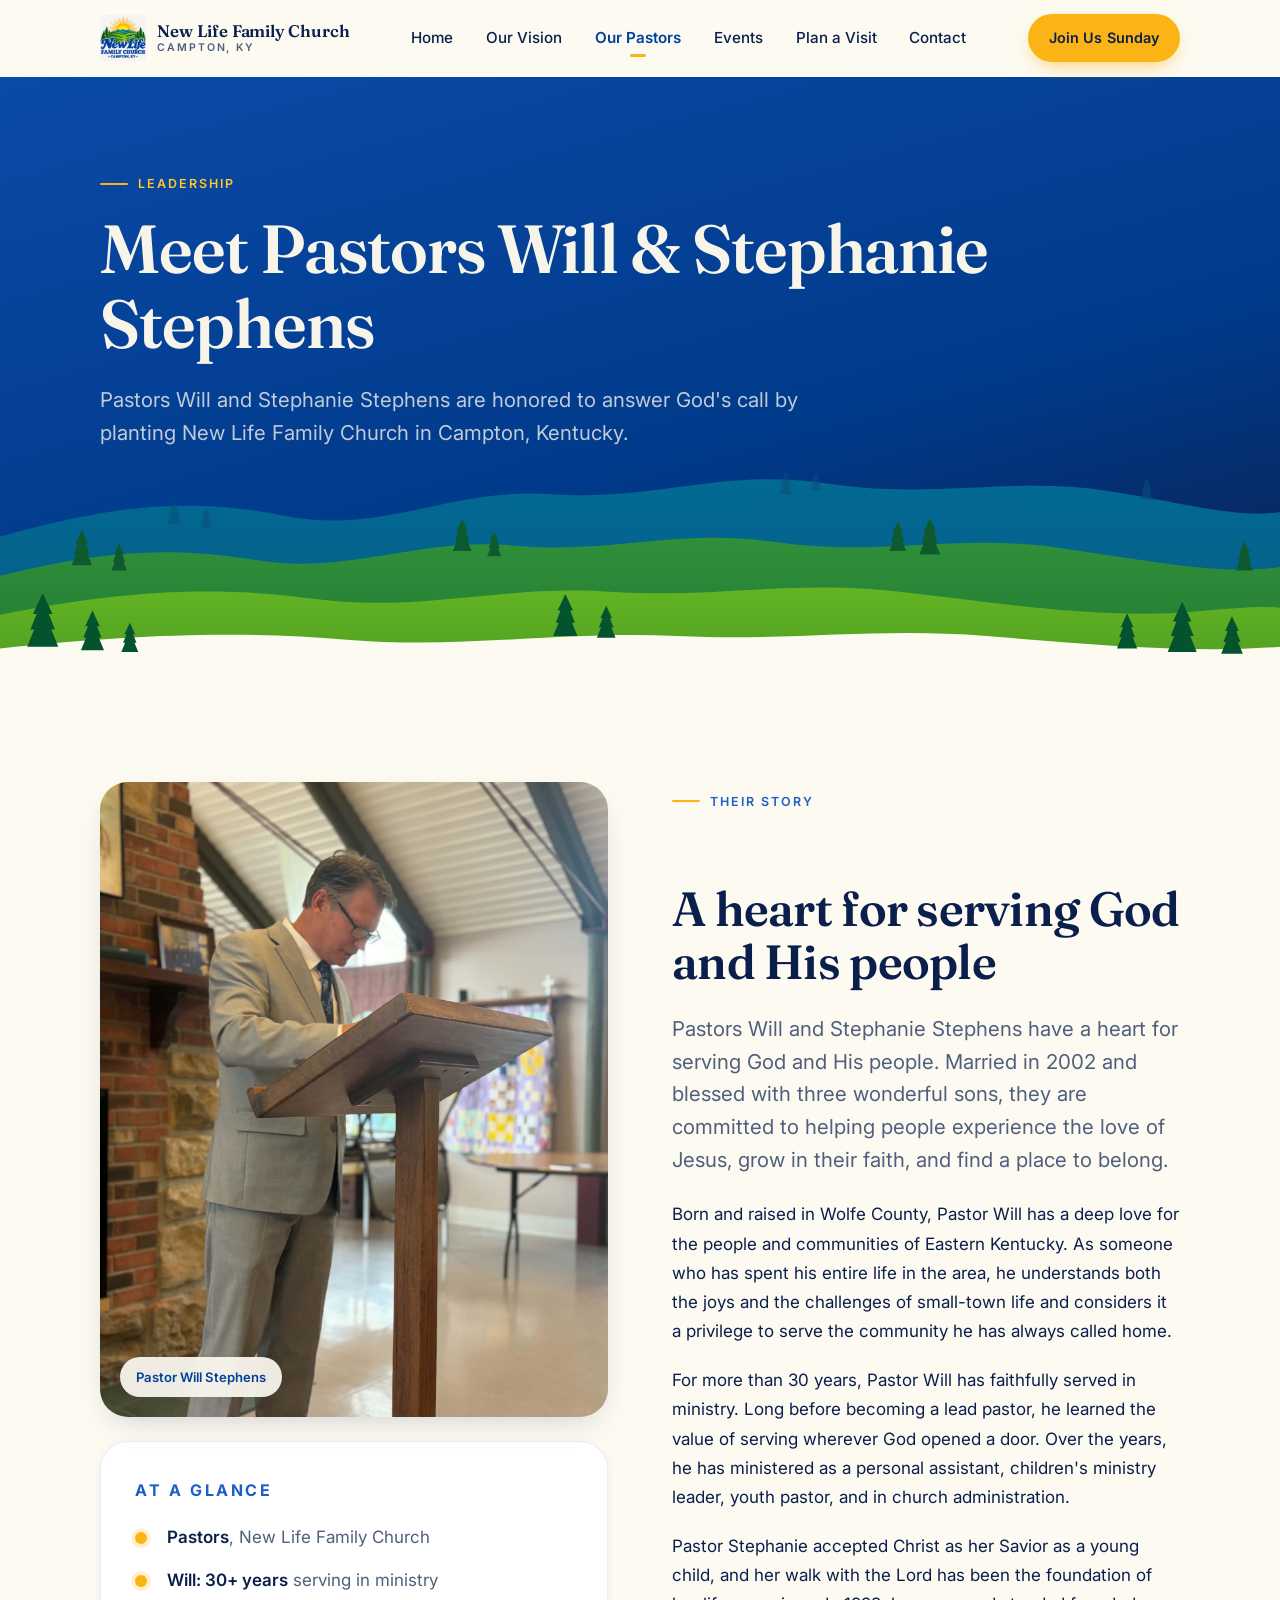
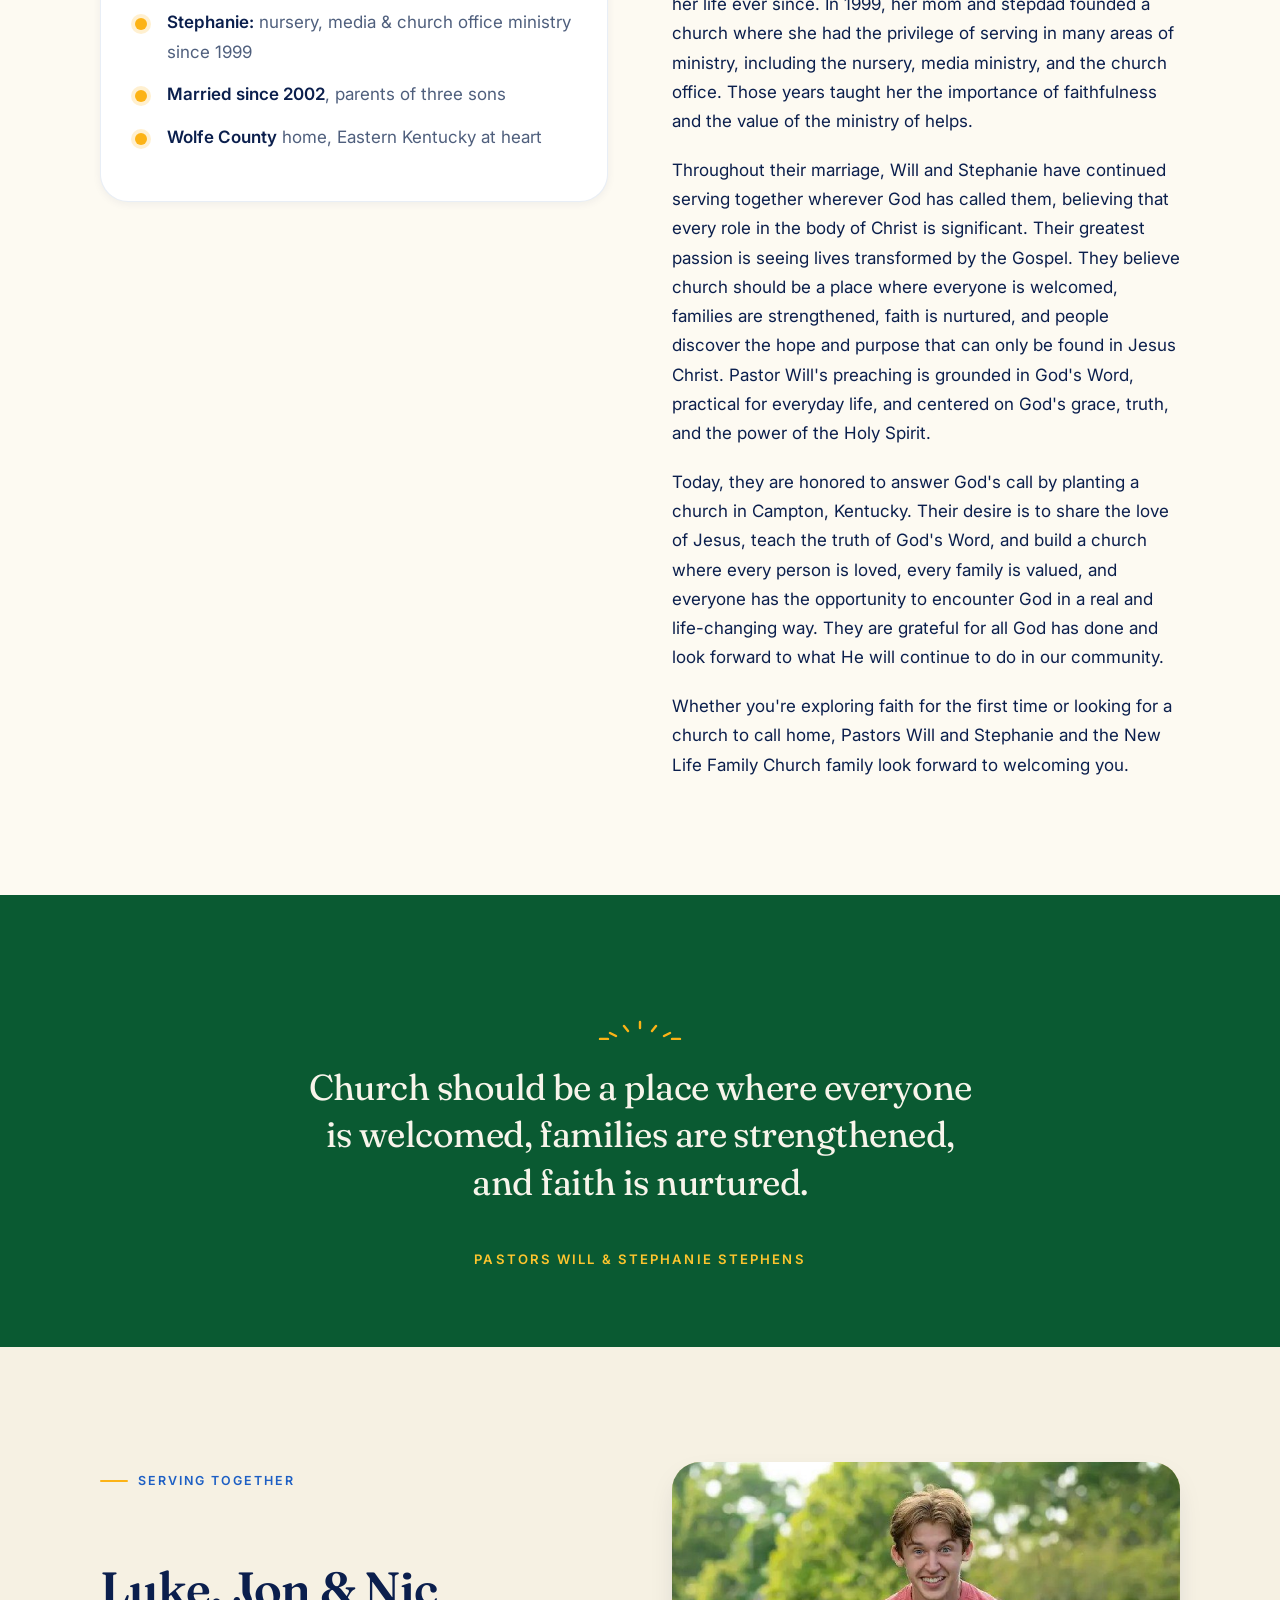
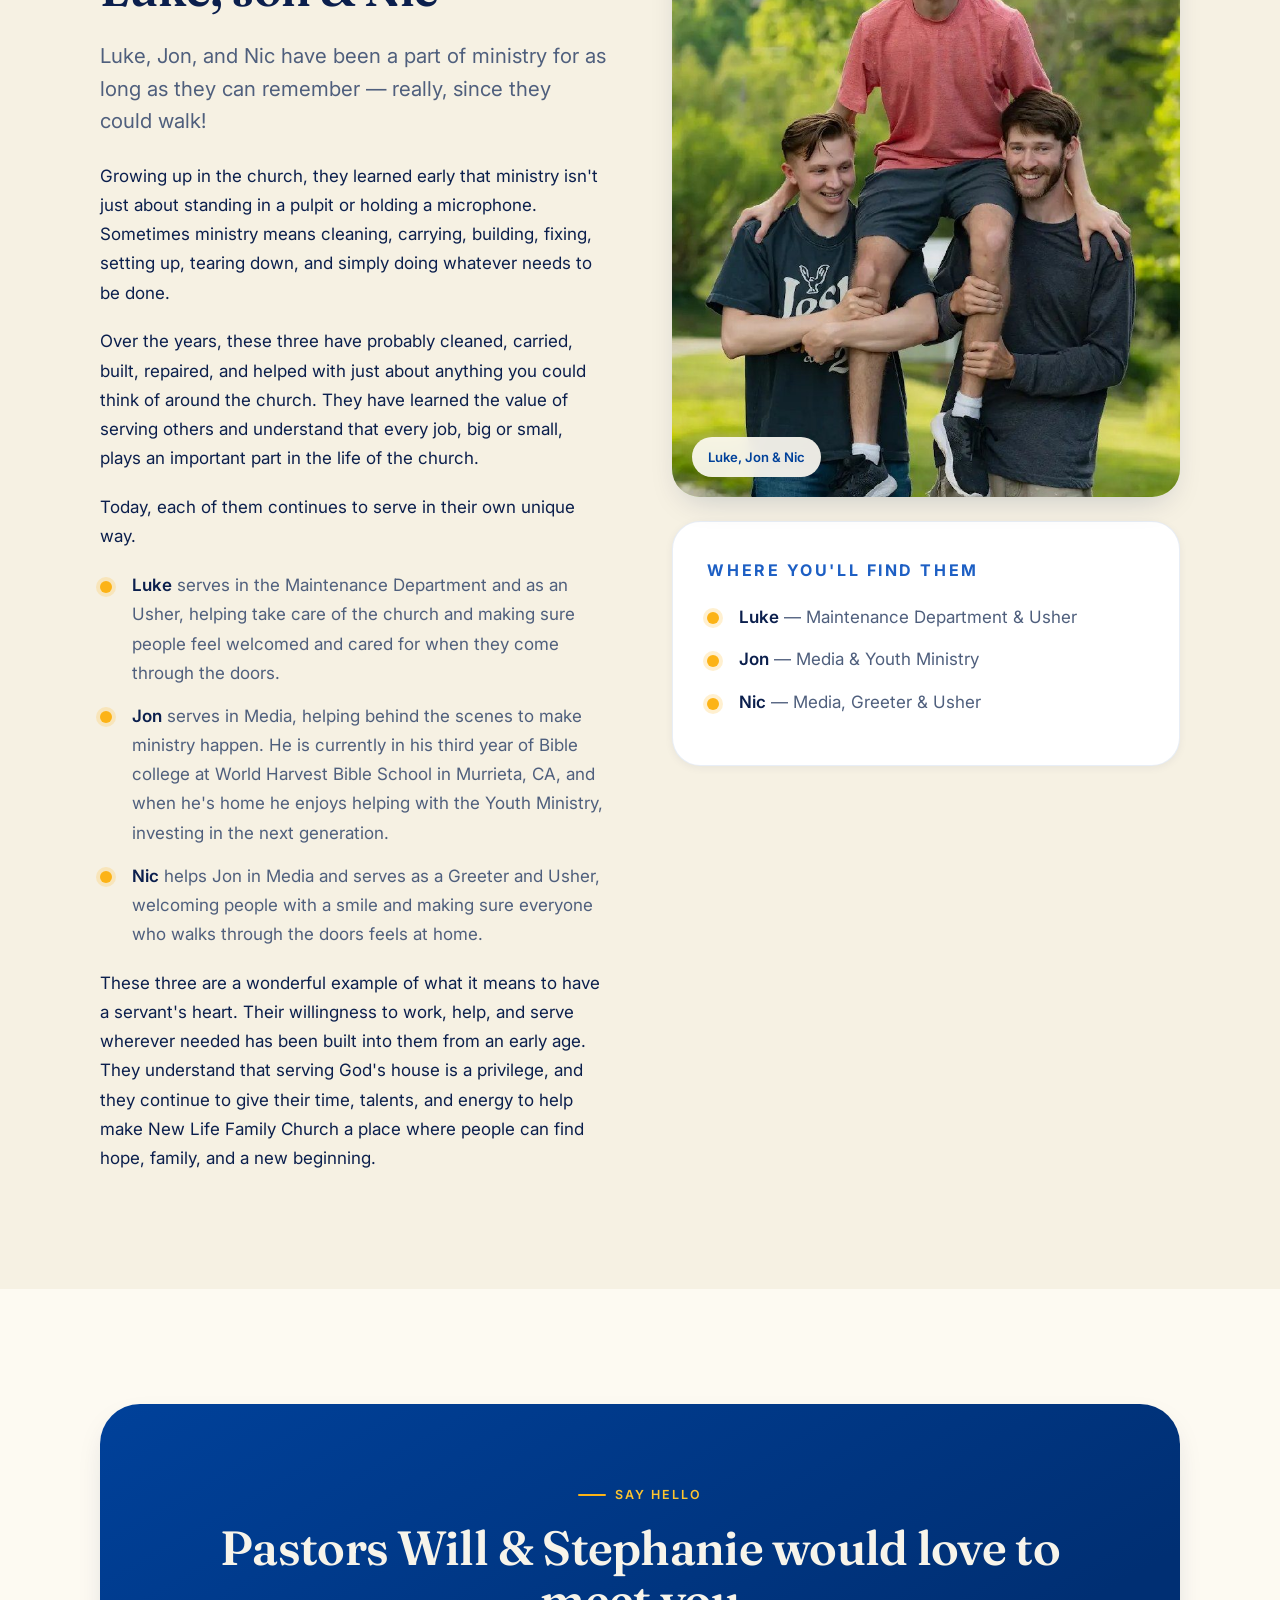
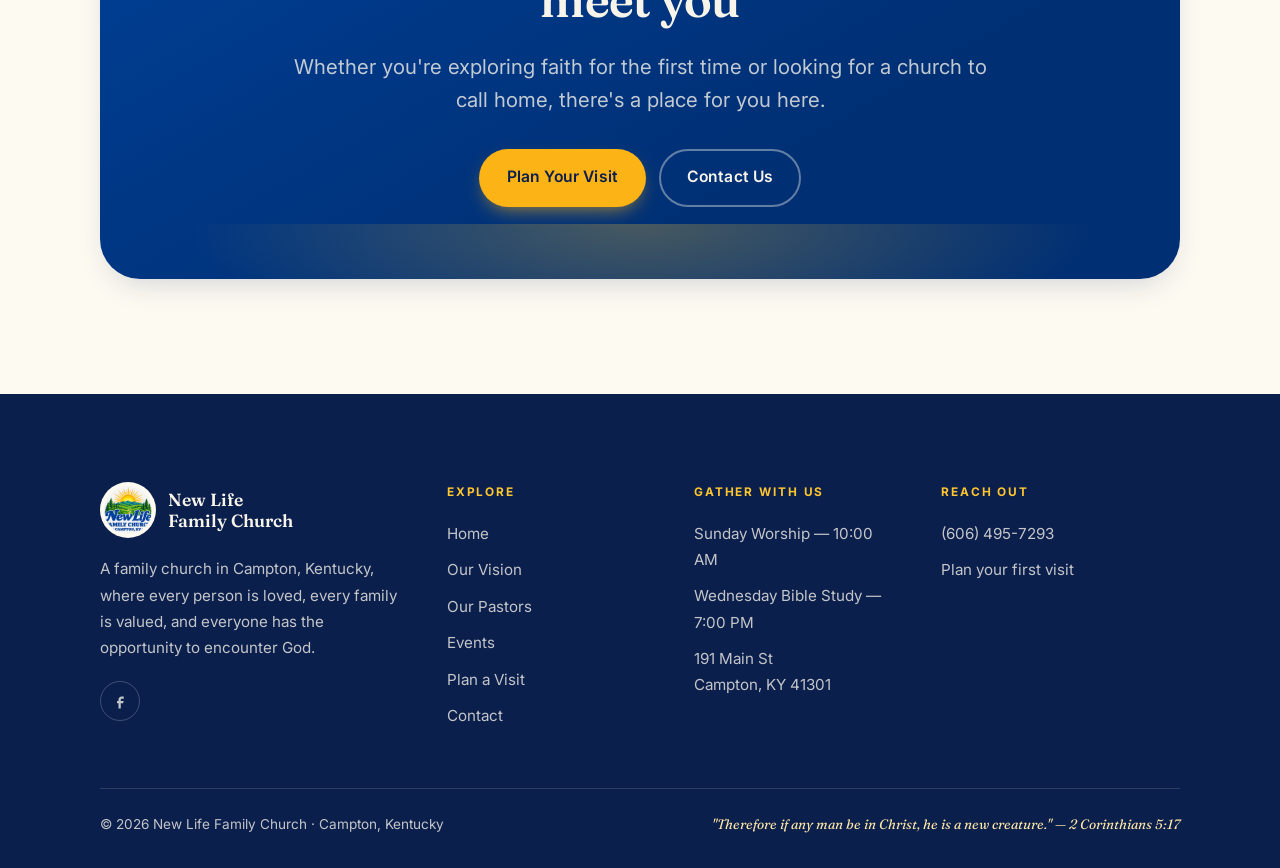
<file: pastor.html>
<!DOCTYPE html>
<html lang="en">
<head>
<meta charset="utf-8">
<meta name="viewport" content="width=device-width, initial-scale=1">
<title>Pastors Will &amp; Stephanie Stephens | New Life Family Church, Campton KY</title>
<meta name="description" content="Meet Pastors Will &amp; Stephanie Stephens of New Life Family Church in Campton, KY — serving God and His people together for more than 20 years — and their sons Luke, Jon &amp; Nic.">
<meta name="theme-color" content="#00419a">
<link rel="icon" href="assets/img/favicon-32.png" type="image/png" sizes="32x32">
<link rel="apple-touch-icon" href="assets/img/apple-touch-icon.png">
<meta property="og:type" content="website">
<meta property="og:site_name" content="New Life Family Church">
<meta property="og:locale" content="en_US">
<meta property="og:title" content="Pastors Will &amp; Stephanie Stephens | New Life Family Church, Campton KY">
<meta property="og:description" content="Meet Pastors Will &amp; Stephanie Stephens of New Life Family Church in Campton, KY — serving God and His people together for more than 20 years — and their sons Luke, Jon &amp; Nic.">
<meta name="twitter:card" content="summary">
<link rel="preconnect" href="https://fonts.googleapis.com">
<link rel="preconnect" href="https://fonts.gstatic.com" crossorigin>
<link href="https://fonts.googleapis.com/css2?family=Fraunces:ital,opsz,wght@0,9..144,400;0,9..144,600;0,9..144,700;1,9..144,600&family=Inter:wght@400;500;600;700&display=swap" rel="stylesheet">
<link rel="stylesheet" href="assets/css/styles.css">
<script type="application/ld+json">
{
  "@context": "https://schema.org",
  "@type": "Church",
  "name": "New Life Family Church",
  "description": "A family church in Campton, Kentucky, where every person is loved, every family is valued, and everyone has the opportunity to encounter God.",
  "telephone": "+1-606-495-7293",
  "address": {
    "@type": "PostalAddress",
    "streetAddress": "191 Main St",
    "addressLocality": "Campton",
    "addressRegion": "KY",
    "postalCode": "41301",
    "addressCountry": "US"
  },
  "areaServed": "Wolfe County, Kentucky",
  "hasMap": "https://www.google.com/maps/search/?api=1&query=191+Main+St,+Campton,+KY+41301"
}
</script>
<script type="application/ld+json">
{
  "@context": "https://schema.org",
  "@type": "Person",
  "name": "Will Stephens",
  "honorificPrefix": "Pastor",
  "jobTitle": "Lead Pastor",
  "spouse": { "@type": "Person", "name": "Stephanie Stephens" },
  "worksFor": {
    "@type": "Church",
    "name": "New Life Family Church"
  },
  "homeLocation": {
    "@type": "Place",
    "name": "Wolfe County, Kentucky"
  }
}
</script>
<script type="application/ld+json">
{
  "@context": "https://schema.org",
  "@type": "Person",
  "name": "Stephanie Stephens",
  "honorificPrefix": "Pastor",
  "jobTitle": "Pastor",
  "spouse": { "@type": "Person", "name": "Will Stephens" },
  "worksFor": {
    "@type": "Church",
    "name": "New Life Family Church"
  }
}
</script>
</head>
<body>
<a class="skip-link" href="#main">Skip to content</a>

<header class="site-header">
  <div class="container header-inner">
    <a class="brand" href="index.html">
      <img src="assets/img/logo-128.png" alt="" width="128" height="128">
      <span class="brand-text">
        <span class="brand-name">New Life Family Church</span>
        <span class="brand-place">Campton, KY</span>
      </span>
    </a>

    <nav class="nav" id="primary-nav" aria-label="Primary">
      <a href="index.html">Home</a>
      <a href="about.html">Our Vision</a>
      <a href="pastor.html" aria-current="page">Our Pastors</a>
      <a href="events.html">Events</a>
      <a href="visit.html">Plan a Visit</a>
      <a href="contact.html">Contact</a>
      <a class="btn btn--primary btn--sm" href="visit.html">Join Us Sunday</a>
    </nav>

    <div class="header-actions">
      <a class="btn btn--primary btn--sm" href="visit.html">Join Us Sunday</a>
      <button class="nav-toggle" type="button" aria-expanded="false" aria-controls="primary-nav" aria-label="Toggle navigation menu">
        <span></span>
      </button>
    </div>
  </div>
</header>

<main id="main">

  <section class="page-hero" data-sunrise>
    <div class="hero-sky" aria-hidden="true"></div>

    <div class="hero-sun" aria-hidden="true">
      <svg viewBox="0 0 200 200" fill="none">
        <g class="sun-rays" stroke="currentColor" stroke-width="7" stroke-linecap="round">
          <line x1="100" y1="42" x2="100" y2="14"/>
          <line x1="129" y1="49.8" x2="143" y2="25.5"/>
          <line x1="150.2" y1="71" x2="174.5" y2="57"/>
          <line x1="158" y1="100" x2="186" y2="100"/>
          <line x1="150.2" y1="129" x2="174.5" y2="143"/>
          <line x1="129" y1="150.2" x2="143" y2="174.5"/>
          <line x1="100" y1="158" x2="100" y2="186"/>
          <line x1="71" y1="150.2" x2="57" y2="174.5"/>
          <line x1="49.8" y1="129" x2="25.5" y2="143"/>
          <line x1="42" y1="100" x2="14" y2="100"/>
          <line x1="49.8" y1="71" x2="25.5" y2="57"/>
          <line x1="71" y1="49.8" x2="57" y2="25.5"/>
        </g>
        <circle class="sun-disc" cx="100" cy="100" r="44"/>
      </svg>
    </div>
    <div class="container">
      <p class="eyebrow">Leadership</p>
      <h1>Meet Pastors Will &amp; Stephanie Stephens</h1>
      <p class="lead">Pastors Will and Stephanie Stephens are honored to answer God's call by planting New Life Family Church in Campton, Kentucky.</p>
    </div>
    <img class="hero-scape" src="assets/img/hero-scape.svg" alt="" aria-hidden="true" width="1440" height="300">
    <div class="hero-wash" aria-hidden="true"></div>
  </section>

  <section class="section">
    <div class="container">
      <div class="split split--top">
        <div class="split__media reveal">
          <div class="frame">
            <img src="assets/img/pastor-will-stephens.jpg" alt="Pastor Will Stephens reading at the lectern" width="1536" height="2048" style="--focus: 42% 22%" fetchpriority="high">
            <span class="frame__tag">Pastor Will Stephens</span>
          </div>

          <div class="card card--flat" style="margin-top: 1.5rem;">
            <p class="footer-heading" style="color: var(--navy-tint);">At a glance</p>
            <ul class="check-list" style="margin-bottom:0;">
              <li><strong>Pastors</strong>, New Life Family Church</li>
              <li><strong>Will: 30+ years</strong> serving in ministry</li>
              <li><strong>Stephanie:</strong> nursery, media &amp; church office ministry since 1999</li>
              <li><strong>Married since 2002</strong>, parents of three sons</li>
              <li><strong>Wolfe County</strong> home, Eastern Kentucky at heart</li>
            </ul>
          </div>
        </div>

        <div class="split__content reveal stack">
          <p class="eyebrow">Their story</p>
          <h2>A heart for serving God and His people</h2>

          <p class="lead">Pastors Will and Stephanie Stephens have a heart for serving God and His people. Married in 2002 and blessed with three wonderful sons, they are committed to helping people experience the love of Jesus, grow in their faith, and find a place to belong.</p>

          <p>Born and raised in Wolfe County, Pastor Will has a deep love for the people and communities of Eastern Kentucky. As someone who has spent his entire life in the area, he understands both the joys and the challenges of small-town life and considers it a privilege to serve the community he has always called home.</p>

          <p>For more than 30 years, Pastor Will has faithfully served in ministry. Long before becoming a lead pastor, he learned the value of serving wherever God opened a door. Over the years, he has ministered as a personal assistant, children's ministry leader, youth pastor, and in church administration.</p>

          <p>Pastor Stephanie accepted Christ as her Savior as a young child, and her walk with the Lord has been the foundation of her life ever since. In 1999, her mom and stepdad founded a church where she had the privilege of serving in many areas of ministry, including the nursery, media ministry, and the church office. Those years taught her the importance of faithfulness and the value of the ministry of helps.</p>

          <p>Throughout their marriage, Will and Stephanie have continued serving together wherever God has called them, believing that every role in the body of Christ is significant. Their greatest passion is seeing lives transformed by the Gospel. They believe church should be a place where everyone is welcomed, families are strengthened, faith is nurtured, and people discover the hope and purpose that can only be found in Jesus Christ. Pastor Will's preaching is grounded in God's Word, practical for everyday life, and centered on God's grace, truth, and the power of the Holy Spirit.</p>

          <p>Today, they are honored to answer God's call by planting a church in Campton, Kentucky. Their desire is to share the love of Jesus, teach the truth of God's Word, and build a church where every person is loved, every family is valued, and everyone has the opportunity to encounter God in a real and life-changing way. They are grateful for all God has done and look forward to what He will continue to do in our community.</p>

          <p>Whether you're exploring faith for the first time or looking for a church to call home, Pastors Will and Stephanie and the New Life Family Church family look forward to welcoming you.</p>
        </div>
      </div>
    </div>
  </section>

  <section class="section section--tight band--pine">
    <div class="container container--narrow">
      <blockquote class="pullquote">
        <svg class="rays rays--center" viewBox="0 0 84 20" fill="none" stroke="currentColor" stroke-width="2.4" stroke-linecap="round" aria-hidden="true">
          <path d="M42 2v6M26 6l4 5M58 6l-4 5M12 13l6 3M72 13l-6 3M2 19h8M74 19h8"/>
        </svg>
        <p>Church should be a place where everyone is welcomed, families are strengthened, and faith is nurtured.</p>
        <cite>Pastors Will &amp; Stephanie Stephens</cite>
      </blockquote>
    </div>
  </section>

  <section class="section band--paper">
    <div class="container">
      <div class="split split--top split--flip">
        <div class="split__media reveal">
          <div class="frame">
            <img src="assets/img/luke-jon-nic.jpg" width="756" height="1061" alt="Luke, Jon, and Nic laughing together outdoors, one sitting on the others' shoulders" style="--focus: 50% 18%" loading="lazy">
            <span class="frame__tag">Luke, Jon &amp; Nic</span>
          </div>

          <div class="card card--flat" style="margin-top: 1.5rem;">
            <p class="footer-heading" style="color: var(--navy-tint);">Where you'll find them</p>
            <ul class="check-list" style="margin-bottom:0;">
              <li><strong>Luke</strong> — Maintenance Department &amp; Usher</li>
              <li><strong>Jon</strong> — Media &amp; Youth Ministry</li>
              <li><strong>Nic</strong> — Media, Greeter &amp; Usher</li>
            </ul>
          </div>
        </div>

        <div class="split__content reveal stack">
          <p class="eyebrow">Serving together</p>
          <h2>Luke, Jon &amp; Nic</h2>

          <p class="lead">Luke, Jon, and Nic have been a part of ministry for as long as they can remember — really, since they could walk!</p>

          <p>Growing up in the church, they learned early that ministry isn't just about standing in a pulpit or holding a microphone. Sometimes ministry means cleaning, carrying, building, fixing, setting up, tearing down, and simply doing whatever needs to be done.</p>

          <p>Over the years, these three have probably cleaned, carried, built, repaired, and helped with just about anything you could think of around the church. They have learned the value of serving others and understand that every job, big or small, plays an important part in the life of the church.</p>

          <p>Today, each of them continues to serve in their own unique way.</p>

          <ul class="check-list">
            <li><strong>Luke</strong> serves in the Maintenance Department and as an Usher, helping take care of the church and making sure people feel welcomed and cared for when they come through the doors.</li>
            <li><strong>Jon</strong> serves in Media, helping behind the scenes to make ministry happen. He is currently in his third year of Bible college at World Harvest Bible School in Murrieta, CA, and when he's home he enjoys helping with the Youth Ministry, investing in the next generation.</li>
            <li><strong>Nic</strong> helps Jon in Media and serves as a Greeter and Usher, welcoming people with a smile and making sure everyone who walks through the doors feels at home.</li>
          </ul>

          <p>These three are a wonderful example of what it means to have a servant's heart. Their willingness to work, help, and serve wherever needed has been built into them from an early age. They understand that serving God's house is a privilege, and they continue to give their time, talents, and energy to help make New Life Family Church a place where people can find hope, family, and a new beginning.</p>
        </div>
      </div>
    </div>
  </section>

  <section class="section">
    <div class="container">
      <div class="cta-banner reveal">
        <p class="eyebrow eyebrow--center">Say hello</p>
        <h2>Pastors Will &amp; Stephanie would love to meet you</h2>
        <p class="lead">Whether you're exploring faith for the first time or looking for a church to call home, there's a place for you here.</p>
        <div class="btn-row btn-row--center" style="margin-top: 2rem;">
          <a class="btn btn--primary" href="visit.html">Plan Your Visit</a>
          <a class="btn btn--ghost-light" href="contact.html">Contact Us</a>
        </div>
      </div>
    </div>
  </section>

</main>

<footer class="site-footer">
  <div class="container">
    <div class="footer-grid">
      <div>
        <div class="footer-brand">
          <img src="assets/img/logo-128.png" alt="" width="128" height="128">
          <span>New Life<br>Family Church</span>
        </div>
        <p>A family church in Campton, Kentucky, where every person is loved, every family is valued, and everyone has the opportunity to encounter God.</p>
        <div class="socials">
          <a href="#" aria-label="Facebook">
            <svg viewBox="0 0 24 24" fill="currentColor" aria-hidden="true"><path d="M14 9h3V6h-3c-2.2 0-4 1.8-4 4v2H8v3h2v7h3v-7h3l1-3h-4v-2c0-.6.4-1 1-1z"/></svg>
          </a>
        </div>
      </div>

      <div>
        <p class="footer-heading">Explore</p>
        <ul class="footer-list">
          <li><a href="index.html">Home</a></li>
          <li><a href="about.html">Our Vision</a></li>
          <li><a href="pastor.html">Our Pastors</a></li>
          <li><a href="events.html">Events</a></li>
          <li><a href="visit.html">Plan a Visit</a></li>
          <li><a href="contact.html">Contact</a></li>
        </ul>
      </div>

      <div>
        <p class="footer-heading">Gather with us</p>
        <ul class="footer-list">
          <li>Sunday Worship — 10:00 AM</li>
          <li>Wednesday Bible Study — 7:00 PM</li>
          <li><a href="https://www.google.com/maps/search/?api=1&amp;query=191+Main+St,+Campton,+KY+41301" target="_blank" rel="noopener">191 Main St<br>Campton, KY 41301</a></li>
        </ul>
      </div>

      <div>
        <p class="footer-heading">Reach out</p>
        <ul class="footer-list">
          <li><a href="tel:+16064957293">(606) 495-7293</a></li>
          <li><a href="visit.html">Plan your first visit</a></li>
        </ul>
      </div>
    </div>

    <div class="footer-bottom">
      <p>&copy; <span id="year">2026</span> New Life Family Church · Campton, Kentucky</p>
      <p class="footer-verse">"Therefore if any man be in Christ, he is a new creature." — 2 Corinthians 5:17</p>
    </div>
  </div>
</footer>

<script src="assets/js/main.js"></script>
</body>
</html>
</file>
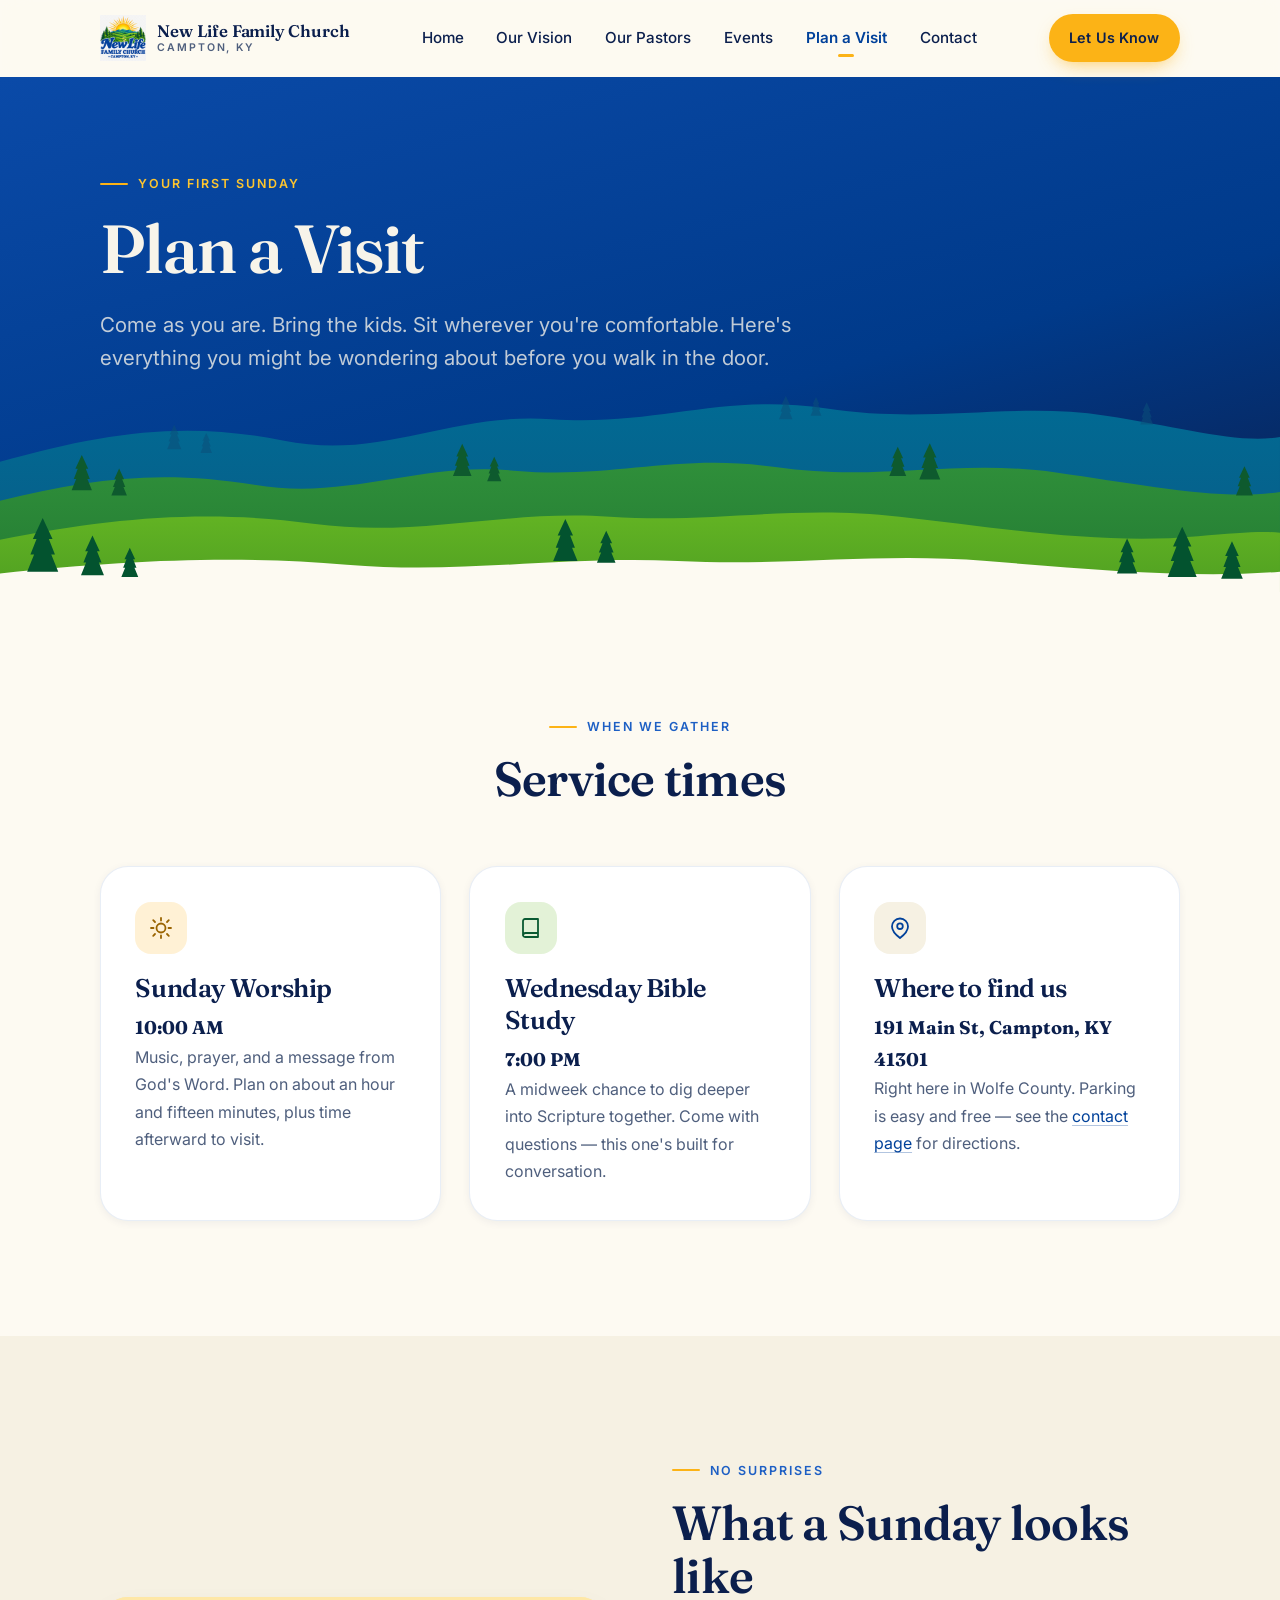
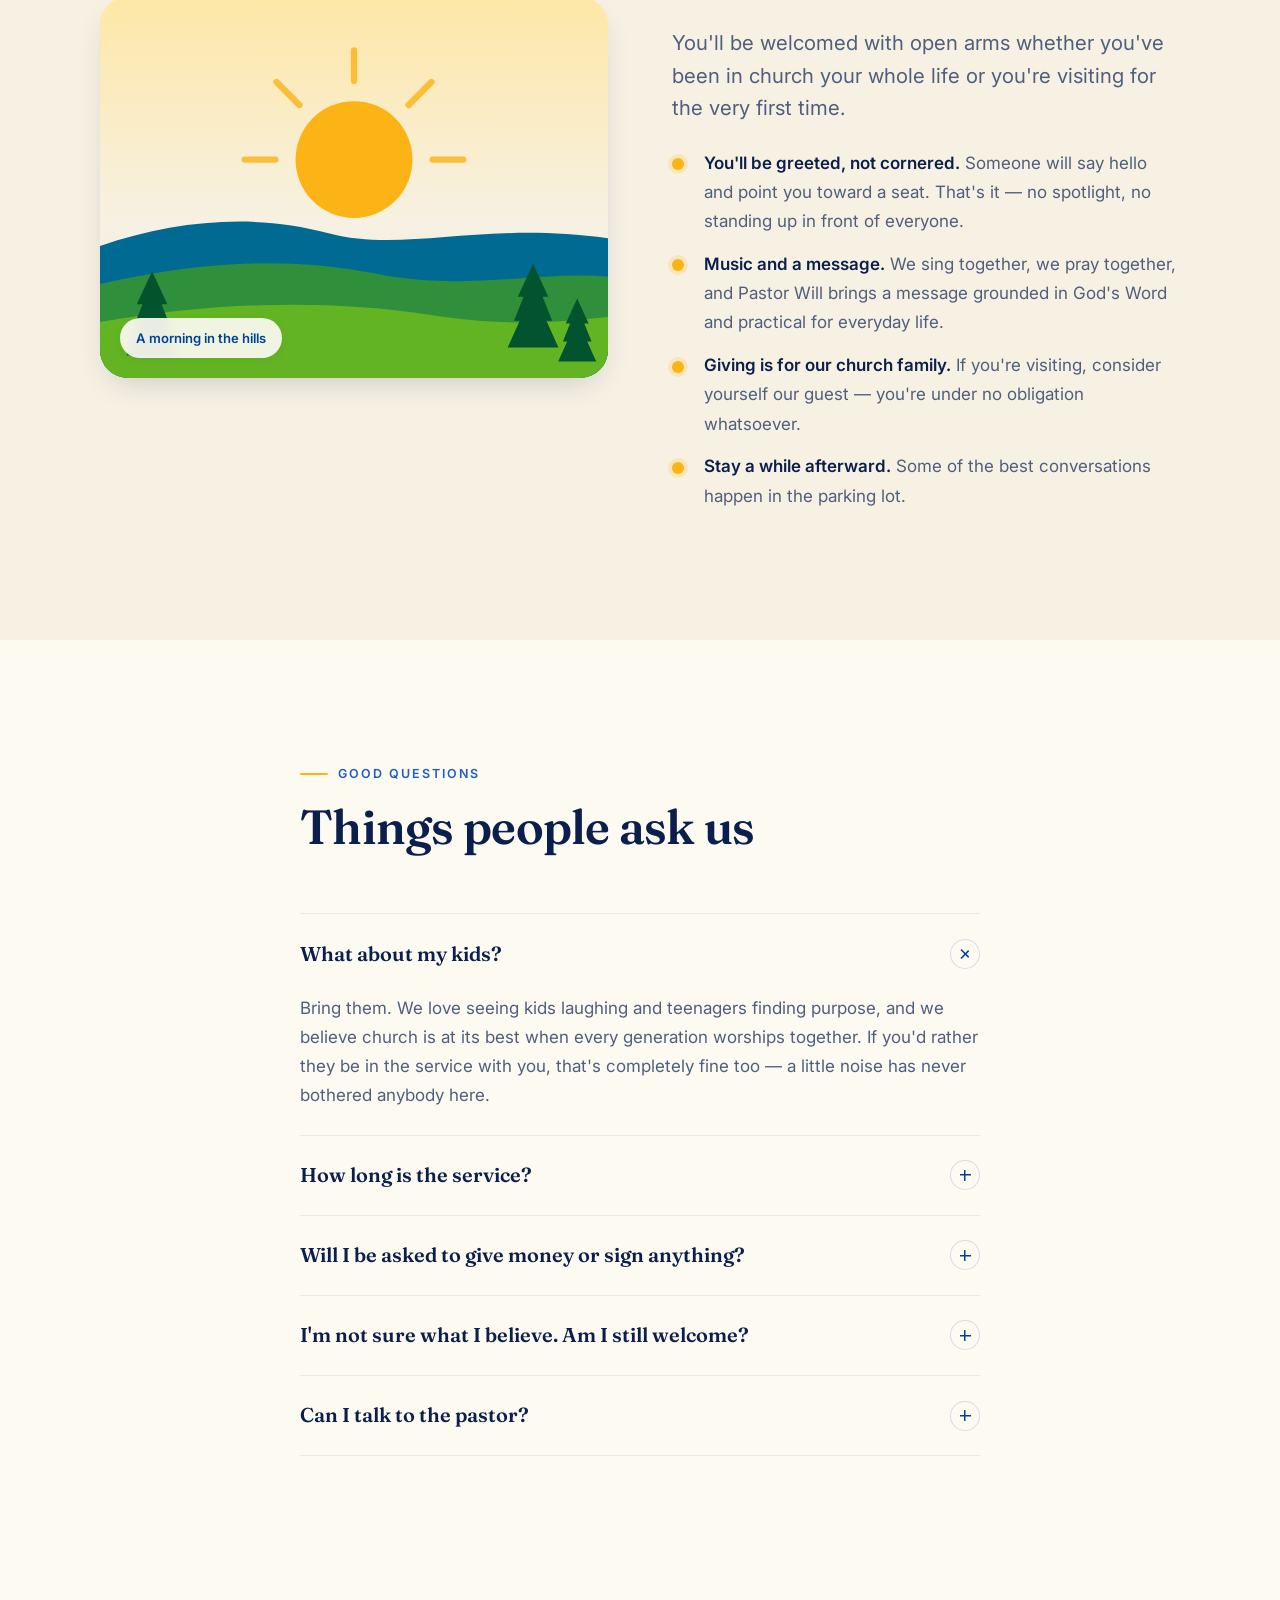
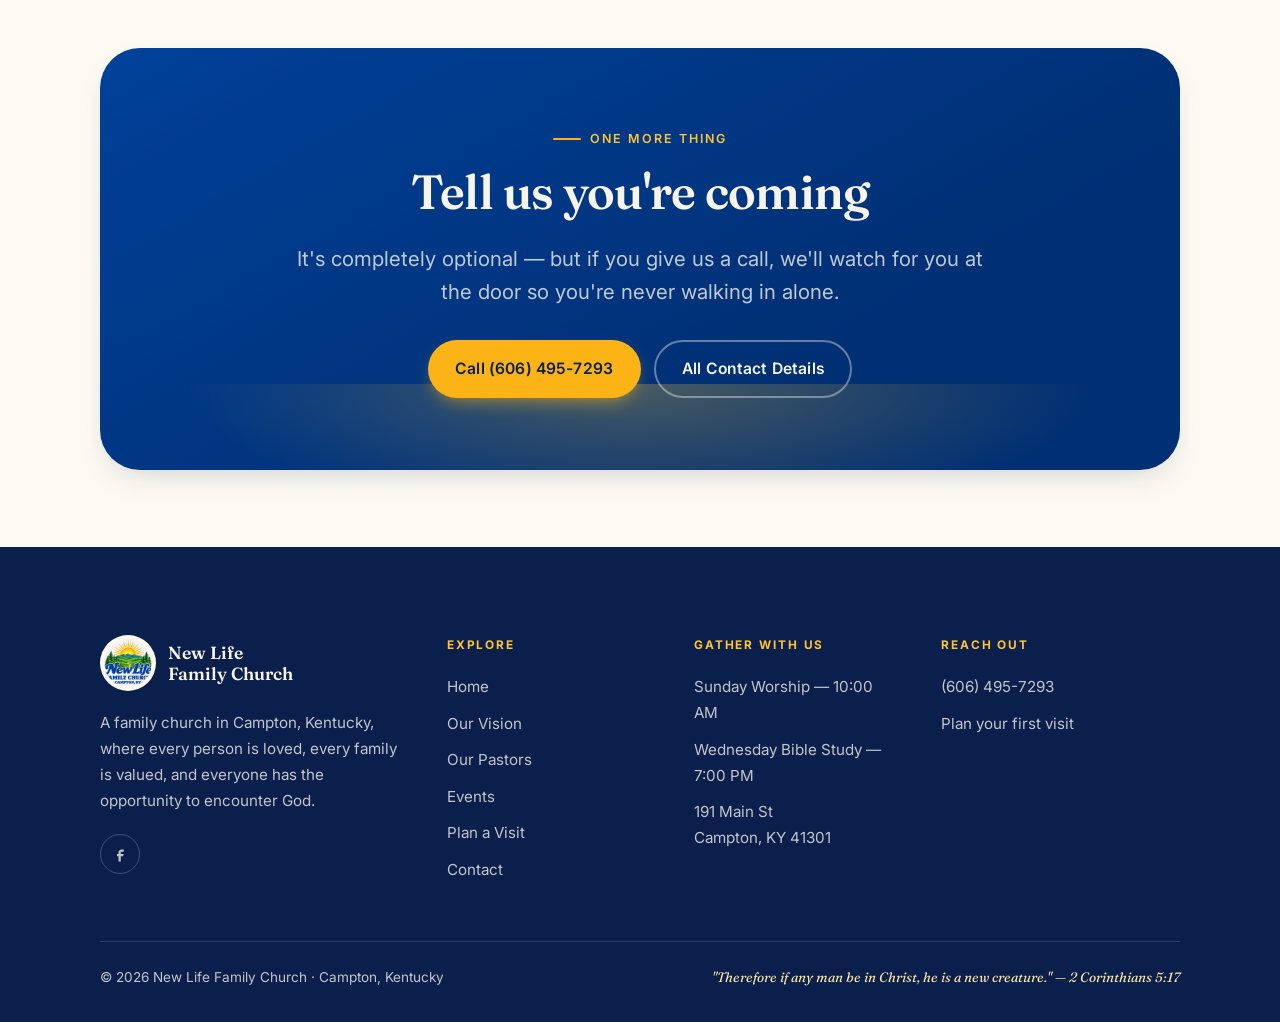
<file: visit.html>
<!DOCTYPE html>
<html lang="en">
<head>
<meta charset="utf-8">
<meta name="viewport" content="width=device-width, initial-scale=1">
<title>Plan a Visit | Sundays at 10 AM | New Life Family Church</title>
<meta name="description" content="Planning your first Sunday at New Life Family Church in Campton, KY? Worship is Sundays at 10 AM at 191 Main St. Here's what to expect on your first visit.">
<meta name="theme-color" content="#00419a">
<link rel="icon" href="assets/img/favicon-32.png" type="image/png" sizes="32x32">
<link rel="apple-touch-icon" href="assets/img/apple-touch-icon.png">
<meta property="og:type" content="website">
<meta property="og:site_name" content="New Life Family Church">
<meta property="og:locale" content="en_US">
<meta property="og:title" content="Plan a Visit | Sundays at 10 AM | New Life Family Church">
<meta property="og:description" content="Planning your first Sunday at New Life Family Church in Campton, KY? Worship is Sundays at 10 AM at 191 Main St. Here's what to expect on your first visit.">
<meta name="twitter:card" content="summary">
<link rel="preconnect" href="https://fonts.googleapis.com">
<link rel="preconnect" href="https://fonts.gstatic.com" crossorigin>
<link href="https://fonts.googleapis.com/css2?family=Fraunces:ital,opsz,wght@0,9..144,400;0,9..144,600;0,9..144,700;1,9..144,600&family=Inter:wght@400;500;600;700&display=swap" rel="stylesheet">
<link rel="stylesheet" href="assets/css/styles.css">
<script type="application/ld+json">
{
  "@context": "https://schema.org",
  "@type": "Church",
  "name": "New Life Family Church",
  "description": "A family church in Campton, Kentucky, where every person is loved, every family is valued, and everyone has the opportunity to encounter God.",
  "telephone": "+1-606-495-7293",
  "address": {
    "@type": "PostalAddress",
    "streetAddress": "191 Main St",
    "addressLocality": "Campton",
    "addressRegion": "KY",
    "postalCode": "41301",
    "addressCountry": "US"
  },
  "areaServed": "Wolfe County, Kentucky",
  "hasMap": "https://www.google.com/maps/search/?api=1&query=191+Main+St,+Campton,+KY+41301"
}
</script>
</head>
<body>
<a class="skip-link" href="#main">Skip to content</a>

<header class="site-header">
  <div class="container header-inner">
    <a class="brand" href="index.html">
      <img src="assets/img/logo-128.png" alt="" width="128" height="128">
      <span class="brand-text">
        <span class="brand-name">New Life Family Church</span>
        <span class="brand-place">Campton, KY</span>
      </span>
    </a>

    <nav class="nav" id="primary-nav" aria-label="Primary">
      <a href="index.html">Home</a>
      <a href="about.html">Our Vision</a>
      <a href="pastor.html">Our Pastors</a>
      <a href="events.html">Events</a>
      <a href="visit.html" aria-current="page">Plan a Visit</a>
      <a href="contact.html">Contact</a>
      <a class="btn btn--primary btn--sm" href="contact.html">Let Us Know</a>
    </nav>

    <div class="header-actions">
      <a class="btn btn--primary btn--sm" href="contact.html">Let Us Know</a>
      <button class="nav-toggle" type="button" aria-expanded="false" aria-controls="primary-nav" aria-label="Toggle navigation menu">
        <span></span>
      </button>
    </div>
  </div>
</header>

<main id="main">

  <section class="page-hero" data-sunrise>
    <div class="hero-sky" aria-hidden="true"></div>

    <div class="hero-sun" aria-hidden="true">
      <svg viewBox="0 0 200 200" fill="none">
        <g class="sun-rays" stroke="currentColor" stroke-width="7" stroke-linecap="round">
          <line x1="100" y1="42" x2="100" y2="14"/>
          <line x1="129" y1="49.8" x2="143" y2="25.5"/>
          <line x1="150.2" y1="71" x2="174.5" y2="57"/>
          <line x1="158" y1="100" x2="186" y2="100"/>
          <line x1="150.2" y1="129" x2="174.5" y2="143"/>
          <line x1="129" y1="150.2" x2="143" y2="174.5"/>
          <line x1="100" y1="158" x2="100" y2="186"/>
          <line x1="71" y1="150.2" x2="57" y2="174.5"/>
          <line x1="49.8" y1="129" x2="25.5" y2="143"/>
          <line x1="42" y1="100" x2="14" y2="100"/>
          <line x1="49.8" y1="71" x2="25.5" y2="57"/>
          <line x1="71" y1="49.8" x2="57" y2="25.5"/>
        </g>
        <circle class="sun-disc" cx="100" cy="100" r="44"/>
      </svg>
    </div>
    <div class="container">
      <p class="eyebrow">Your first Sunday</p>
      <h1>Plan a Visit</h1>
      <p class="lead">Come as you are. Bring the kids. Sit wherever you're comfortable. Here's everything you might be wondering about before you walk in the door.</p>
    </div>
    <img class="hero-scape" src="assets/img/hero-scape.svg" alt="" aria-hidden="true" width="1440" height="300">
    <div class="hero-wash" aria-hidden="true"></div>
  </section>

  <!-- ===================== Times ===================== -->
  <section class="section">
    <div class="container">
      <div class="section-head section-head--center">
        <p class="eyebrow eyebrow--center">When we gather</p>
        <h2>Service times</h2>
      </div>

      <div class="grid grid--3">
        <article class="card reveal">
          <span class="card-icon card-icon--gold">
            <svg viewBox="0 0 24 24" fill="none" stroke="currentColor" stroke-width="1.8" stroke-linecap="round" stroke-linejoin="round" aria-hidden="true"><circle cx="12" cy="12" r="4.5"/><path d="M12 2v2.5M12 19.5V22M4.2 4.2l1.8 1.8M18 18l1.8 1.8M2 12h2.5M19.5 12H22M4.2 19.8 6 18M18 6l1.8-1.8"/></svg>
          </span>
          <h3>Sunday Worship</h3>
          <p><strong style="color:var(--ink); font-size:1.15rem; font-family:var(--font-display);">10:00 AM</strong><br>
          Music, prayer, and a message from God's Word. Plan on about an hour and fifteen minutes, plus time afterward to visit.</p>
        </article>

        <article class="card reveal">
          <span class="card-icon card-icon--sage">
            <svg viewBox="0 0 24 24" fill="none" stroke="currentColor" stroke-width="1.8" stroke-linecap="round" stroke-linejoin="round" aria-hidden="true"><path d="M4 19.5V5a2 2 0 0 1 2-2h13v18H6.2A2.2 2.2 0 0 1 4 19.5zM4 19.5A2.5 2.5 0 0 1 6.5 17H19"/></svg>
          </span>
          <h3>Wednesday Bible Study</h3>
          <p><strong style="color:var(--ink); font-size:1.15rem; font-family:var(--font-display);">7:00 PM</strong><br>
          A midweek chance to dig deeper into Scripture together. Come with questions — this one's built for conversation.</p>
        </article>

        <article class="card reveal">
          <span class="card-icon">
            <svg viewBox="0 0 24 24" fill="none" stroke="currentColor" stroke-width="1.8" stroke-linecap="round" stroke-linejoin="round" aria-hidden="true"><path d="M20 10.5c0 5.5-8 11.5-8 11.5s-8-6-8-11.5a8 8 0 1 1 16 0z"/><circle cx="12" cy="10.2" r="2.8"/></svg>
          </span>
          <h3>Where to find us</h3>
          <p><strong style="color:var(--ink); font-size:1.15rem; font-family:var(--font-display);">191 Main St, Campton, KY 41301</strong><br>
          Right here in Wolfe County. Parking is easy and free — see the <a href="contact.html">contact page</a> for directions.</p>
        </article>
      </div>
    </div>
  </section>

  <!-- ===================== What to expect ===================== -->
  <section class="section band--paper">
    <div class="container">
      <div class="split">
        <div class="split__media reveal">
          <div class="frame frame--wide">
            <svg viewBox="0 0 400 300" preserveAspectRatio="xMidYMid slice" aria-hidden="true">
              <defs>
                <linearGradient id="sky2" x1="0" y1="0" x2="0" y2="1">
                  <stop offset="0%" stop-color="#fee7a6"/>
                  <stop offset="60%" stop-color="#f6f1e3"/>
                  <stop offset="100%" stop-color="#ece4cf"/>
                </linearGradient>
              </defs>
              <rect width="400" height="300" fill="url(#sky2)"/>
              <circle cx="200" cy="128" r="46" fill="#fcb316"/>
              <g stroke="#fcb316" stroke-width="5" stroke-linecap="round" opacity="0.8">
                <line x1="200" y1="42" x2="200" y2="66"/>
                <line x1="139" y1="67" x2="157" y2="85"/>
                <line x1="261" y1="67" x2="243" y2="85"/>
                <line x1="114" y1="128" x2="138" y2="128"/>
                <line x1="286" y1="128" x2="262" y2="128"/>
              </g>
              <path fill="#016a93" d="M0 196 C 60 176, 120 170, 180 186 C 240 202, 300 176, 400 190 L400 300 L0 300 Z"/>
              <path fill="#2f8f3a" d="M0 226 C 80 208, 150 204, 218 218 C 286 232, 340 216, 400 220 L400 300 L0 300 Z"/>
              <path fill="#63b423" d="M0 256 C 90 240, 180 238, 258 250 C 320 260, 360 256, 400 252 L400 300 L0 300 Z"/>
              <g fill="#03532f">
                <path d="M40 282 L21 282 L30.5 261 L26 261 L33.5 242 L29 242 L41 216 L53 242 L48.5 242 L56 261 L51.5 261 L61 282 Z"/>
                <path d="M40 282 L21 282 L30.5 261 L26 261 L33.5 242 L29 242 L41 216 L53 242 L48.5 242 L56 261 L51.5 261 L61 282 Z" transform="translate(300,-6)"/>
                <path d="M40 282 L21 282 L30.5 261 L26 261 L33.5 242 L29 242 L41 216 L53 242 L48.5 242 L56 261 L51.5 261 L61 282 Z" transform="translate(345,8) scale(0.75) translate(0,90)"/>
              </g>
            </svg>
            <span class="frame__tag">A morning in the hills</span>
          </div>
        </div>

        <div class="split__content reveal">
          <p class="eyebrow">No surprises</p>
          <h2>What a Sunday looks like</h2>
          <p class="lead">You'll be welcomed with open arms whether you've been in church your whole life or you're visiting for the very first time.</p>
          <ul class="check-list">
            <li><strong>You'll be greeted, not cornered.</strong> Someone will say hello and point you toward a seat. That's it — no spotlight, no standing up in front of everyone.</li>
            <li><strong>Music and a message.</strong> We sing together, we pray together, and Pastor Will brings a message grounded in God's Word and practical for everyday life.</li>
            <li><strong>Giving is for our church family.</strong> If you're visiting, consider yourself our guest — you're under no obligation whatsoever.</li>
            <li><strong>Stay a while afterward.</strong> Some of the best conversations happen in the parking lot.</li>
          </ul>
        </div>
      </div>
    </div>
  </section>

  <!-- ===================== FAQ ===================== -->
  <section class="section">
    <div class="container container--narrow">
      <div class="section-head">
        <p class="eyebrow">Good questions</p>
        <h2>Things people ask us</h2>
      </div>

      <div class="faq">
        <details open>
          <summary>What about my kids?</summary>
          <div>Bring them. We love seeing kids laughing and teenagers finding purpose, and we believe church is at its best when every generation worships together. If you'd rather they be in the service with you, that's completely fine too — a little noise has never bothered anybody here.</div>
        </details>

        <details>
          <summary>How long is the service?</summary>
          <div>Plan on about an hour and fifteen minutes for Sunday morning worship, with time before and after to meet people. Wednesday Bible study usually runs about an hour.</div>
        </details>

        <details>
          <summary>Will I be asked to give money or sign anything?</summary>
          <div>No. Giving is a way our church family supports the work here, and guests are never expected to participate. There's no pressure to sign up for anything on your first visit — or your tenth.</div>
        </details>

        <details>
          <summary>I'm not sure what I believe. Am I still welcome?</summary>
          <div>Absolutely. Whether you're exploring faith for the first time or you're looking for a church to call home, there's a seat here for you. No matter where you've been or what your story looks like, there's hope, healing, and a fresh start in Jesus.</div>
        </details>

        <details>
          <summary>Can I talk to the pastor?</summary>
          <div>Yes — Pastors Will and Stephanie would genuinely love to meet you. Catch them after the service, or <a href="contact.html">call ahead</a> and they'll make a point of finding you.</div>
        </details>
      </div>
    </div>
  </section>

  <!-- ===================== CTA ===================== -->
  <section class="section section--tight">
    <div class="container">
      <div class="cta-banner reveal">
        <p class="eyebrow eyebrow--center">One more thing</p>
        <h2>Tell us you're coming</h2>
        <p class="lead">It's completely optional — but if you give us a call, we'll watch for you at the door so you're never walking in alone.</p>
        <div class="btn-row btn-row--center" style="margin-top: 2rem;">
          <a class="btn btn--primary" href="tel:+16064957293">Call (606) 495-7293</a>
          <a class="btn btn--ghost-light" href="contact.html">All Contact Details</a>
        </div>
      </div>
    </div>
  </section>

</main>

<footer class="site-footer">
  <div class="container">
    <div class="footer-grid">
      <div>
        <div class="footer-brand">
          <img src="assets/img/logo-128.png" alt="" width="128" height="128">
          <span>New Life<br>Family Church</span>
        </div>
        <p>A family church in Campton, Kentucky, where every person is loved, every family is valued, and everyone has the opportunity to encounter God.</p>
        <div class="socials">
          <a href="#" aria-label="Facebook">
            <svg viewBox="0 0 24 24" fill="currentColor" aria-hidden="true"><path d="M14 9h3V6h-3c-2.2 0-4 1.8-4 4v2H8v3h2v7h3v-7h3l1-3h-4v-2c0-.6.4-1 1-1z"/></svg>
          </a>
        </div>
      </div>

      <div>
        <p class="footer-heading">Explore</p>
        <ul class="footer-list">
          <li><a href="index.html">Home</a></li>
          <li><a href="about.html">Our Vision</a></li>
          <li><a href="pastor.html">Our Pastors</a></li>
          <li><a href="events.html">Events</a></li>
          <li><a href="visit.html">Plan a Visit</a></li>
          <li><a href="contact.html">Contact</a></li>
        </ul>
      </div>

      <div>
        <p class="footer-heading">Gather with us</p>
        <ul class="footer-list">
          <li>Sunday Worship — 10:00 AM</li>
          <li>Wednesday Bible Study — 7:00 PM</li>
          <li><a href="https://www.google.com/maps/search/?api=1&amp;query=191+Main+St,+Campton,+KY+41301" target="_blank" rel="noopener">191 Main St<br>Campton, KY 41301</a></li>
        </ul>
      </div>

      <div>
        <p class="footer-heading">Reach out</p>
        <ul class="footer-list">
          <li><a href="tel:+16064957293">(606) 495-7293</a></li>
          <li><a href="visit.html">Plan your first visit</a></li>
        </ul>
      </div>
    </div>

    <div class="footer-bottom">
      <p>&copy; <span id="year">2026</span> New Life Family Church · Campton, Kentucky</p>
      <p class="footer-verse">"Therefore if any man be in Christ, he is a new creature." — 2 Corinthians 5:17</p>
    </div>
  </div>
</footer>

<script src="assets/js/main.js"></script>
</body>
</html>
</file>
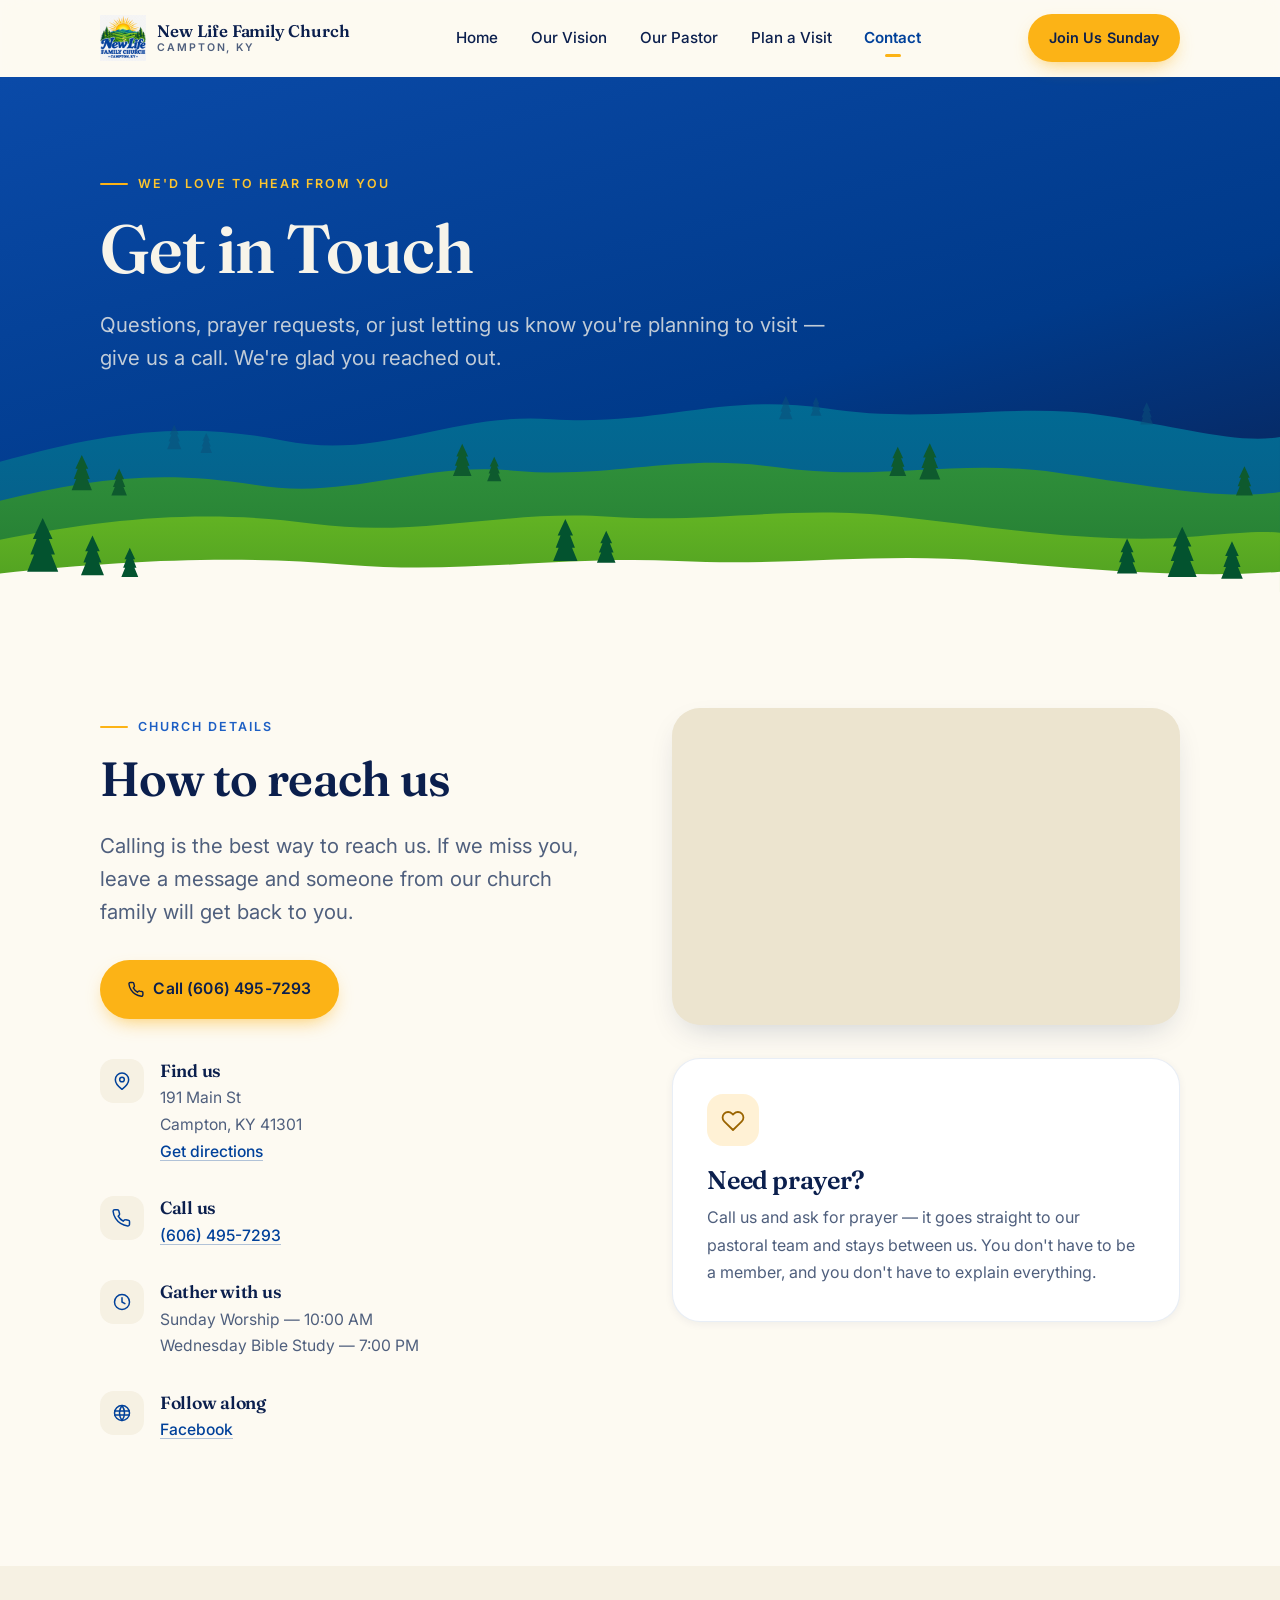
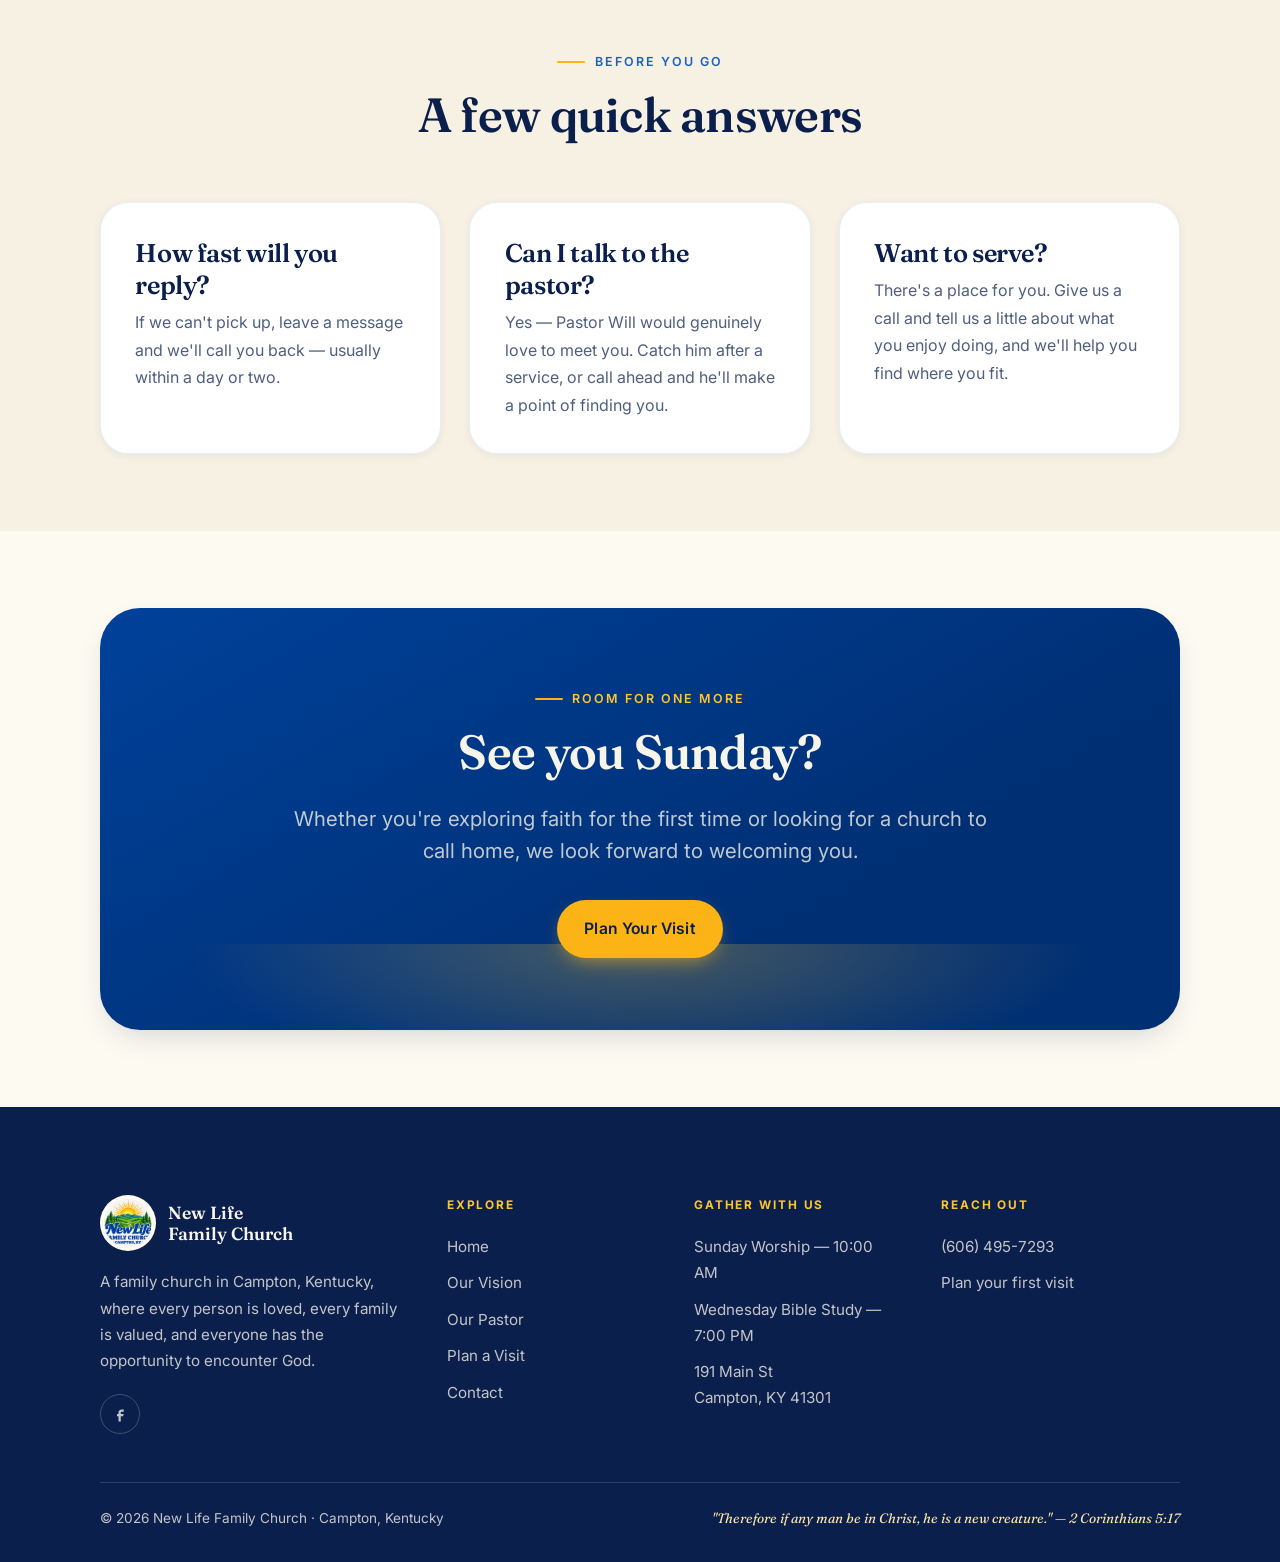
<file: NLFC/contact.html>
<!DOCTYPE html>
<html lang="en">
<head>
<meta charset="utf-8">
<meta name="viewport" content="width=device-width, initial-scale=1">
<title>Contact &amp; Directions | New Life Family Church, Campton KY</title>
<meta name="description" content="Call New Life Family Church at (606) 495-7293 or visit 191 Main St, Campton, KY 41301. Questions, prayer requests, or planning a visit? We'd love to hear from you.">
<meta name="theme-color" content="#00419a">
<link rel="icon" href="assets/img/favicon-32.png" type="image/png" sizes="32x32">
<link rel="apple-touch-icon" href="assets/img/apple-touch-icon.png">
<meta property="og:type" content="website">
<meta property="og:site_name" content="New Life Family Church">
<meta property="og:locale" content="en_US">
<meta property="og:title" content="Contact &amp; Directions | New Life Family Church, Campton KY">
<meta property="og:description" content="Call New Life Family Church at (606) 495-7293 or visit 191 Main St, Campton, KY 41301. Questions, prayer requests, or planning a visit? We'd love to hear from you.">
<meta name="twitter:card" content="summary">
<link rel="preconnect" href="https://fonts.googleapis.com">
<link rel="preconnect" href="https://fonts.gstatic.com" crossorigin>
<link href="https://fonts.googleapis.com/css2?family=Fraunces:ital,opsz,wght@0,9..144,400;0,9..144,600;0,9..144,700;1,9..144,600&family=Inter:wght@400;500;600;700&display=swap" rel="stylesheet">
<link rel="stylesheet" href="assets/css/styles.css">
<script type="application/ld+json">
{
  "@context": "https://schema.org",
  "@type": "Church",
  "name": "New Life Family Church",
  "description": "A family church in Campton, Kentucky, where every person is loved, every family is valued, and everyone has the opportunity to encounter God.",
  "telephone": "+1-606-495-7293",
  "address": {
    "@type": "PostalAddress",
    "streetAddress": "191 Main St",
    "addressLocality": "Campton",
    "addressRegion": "KY",
    "postalCode": "41301",
    "addressCountry": "US"
  },
  "areaServed": "Wolfe County, Kentucky",
  "hasMap": "https://www.google.com/maps/search/?api=1&query=191+Main+St,+Campton,+KY+41301"
}
</script>
</head>
<body>
<a class="skip-link" href="#main">Skip to content</a>

<header class="site-header">
  <div class="container header-inner">
    <a class="brand" href="index.html">
      <img src="assets/img/logo-128.png" alt="" width="128" height="128">
      <span class="brand-text">
        <span class="brand-name">New Life Family Church</span>
        <span class="brand-place">Campton, KY</span>
      </span>
    </a>

    <nav class="nav" id="primary-nav" aria-label="Primary">
      <a href="index.html">Home</a>
      <a href="about.html">Our Vision</a>
      <a href="pastor.html">Our Pastor</a>
      <a href="visit.html">Plan a Visit</a>
      <a href="contact.html" aria-current="page">Contact</a>
      <a class="btn btn--primary btn--sm" href="visit.html">Join Us Sunday</a>
    </nav>

    <div class="header-actions">
      <a class="btn btn--primary btn--sm" href="visit.html">Join Us Sunday</a>
      <button class="nav-toggle" type="button" aria-expanded="false" aria-controls="primary-nav" aria-label="Toggle navigation menu">
        <span></span>
      </button>
    </div>
  </div>
</header>

<main id="main">

  <section class="page-hero" data-sunrise>
    <div class="hero-sky" aria-hidden="true"></div>

    <div class="hero-sun" aria-hidden="true">
      <svg viewBox="0 0 200 200" fill="none">
        <g class="sun-rays" stroke="currentColor" stroke-width="7" stroke-linecap="round">
          <line x1="100" y1="42" x2="100" y2="14"/>
          <line x1="129" y1="49.8" x2="143" y2="25.5"/>
          <line x1="150.2" y1="71" x2="174.5" y2="57"/>
          <line x1="158" y1="100" x2="186" y2="100"/>
          <line x1="150.2" y1="129" x2="174.5" y2="143"/>
          <line x1="129" y1="150.2" x2="143" y2="174.5"/>
          <line x1="100" y1="158" x2="100" y2="186"/>
          <line x1="71" y1="150.2" x2="57" y2="174.5"/>
          <line x1="49.8" y1="129" x2="25.5" y2="143"/>
          <line x1="42" y1="100" x2="14" y2="100"/>
          <line x1="49.8" y1="71" x2="25.5" y2="57"/>
          <line x1="71" y1="49.8" x2="57" y2="25.5"/>
        </g>
        <circle class="sun-disc" cx="100" cy="100" r="44"/>
      </svg>
    </div>
    <div class="container">
      <p class="eyebrow">We'd love to hear from you</p>
      <h1>Get in Touch</h1>
      <p class="lead">Questions, prayer requests, or just letting us know you're planning to visit — give us a call. We're glad you reached out.</p>
    </div>
    <img class="hero-scape" src="assets/img/hero-scape.svg" alt="" aria-hidden="true" width="1440" height="300">
    <div class="hero-wash" aria-hidden="true"></div>
  </section>

  <!-- ===================== Contact details ===================== -->
  <section class="section">
    <div class="container">
      <div class="split split--top">

        <div class="split__content reveal">
          <p class="eyebrow">Church details</p>
          <h2>How to reach us</h2>
          <p class="lead">Calling is the best way to reach us. If we miss you, leave a message and someone from our church family will get back to you.</p>

          <div class="btn-row" style="margin: 2rem 0 2.5rem;">
            <a class="btn btn--primary" href="tel:+16064957293">
              <svg width="17" height="17" viewBox="0 0 24 24" fill="none" stroke="currentColor" stroke-width="2" stroke-linecap="round" stroke-linejoin="round" aria-hidden="true"><path d="M21 16.5v3a2 2 0 0 1-2.2 2 19.5 19.5 0 0 1-8.5-3 19 19 0 0 1-6-6 19.5 19.5 0 0 1-3-8.6A2 2 0 0 1 3.3 2h3a2 2 0 0 1 2 1.7c.1 1 .4 1.9.7 2.8a2 2 0 0 1-.5 2.1L7.4 9.8a16 16 0 0 0 6 6l1.2-1.2a2 2 0 0 1 2.1-.4c.9.3 1.8.5 2.8.6a2 2 0 0 1 1.7 2z"/></svg>
              Call (606) 495-7293
            </a>
          </div>

          <ul class="info-list">
            <li class="info-item">
              <span class="info-item__icon">
                <svg viewBox="0 0 24 24" fill="none" stroke="currentColor" stroke-width="1.8" stroke-linecap="round" stroke-linejoin="round" aria-hidden="true"><path d="M20 10.5c0 5.5-8 11.5-8 11.5s-8-6-8-11.5a8 8 0 1 1 16 0z"/><circle cx="12" cy="10.2" r="2.8"/></svg>
              </span>
              <div>
                <h4>Find us</h4>
                <p>191 Main St<br>Campton, KY 41301</p>
                <p><a href="https://www.google.com/maps/search/?api=1&amp;query=191+Main+St,+Campton,+KY+41301" target="_blank" rel="noopener">Get directions</a></p>
              </div>
            </li>

            <li class="info-item">
              <span class="info-item__icon">
                <svg viewBox="0 0 24 24" fill="none" stroke="currentColor" stroke-width="1.8" stroke-linecap="round" stroke-linejoin="round" aria-hidden="true"><path d="M21 16.5v3a2 2 0 0 1-2.2 2 19.5 19.5 0 0 1-8.5-3 19 19 0 0 1-6-6 19.5 19.5 0 0 1-3-8.6A2 2 0 0 1 3.3 2h3a2 2 0 0 1 2 1.7c.1 1 .4 1.9.7 2.8a2 2 0 0 1-.5 2.1L7.4 9.8a16 16 0 0 0 6 6l1.2-1.2a2 2 0 0 1 2.1-.4c.9.3 1.8.5 2.8.6a2 2 0 0 1 1.7 2z"/></svg>
              </span>
              <div>
                <h4>Call us</h4>
                <p><a href="tel:+16064957293">(606) 495-7293</a></p>
              </div>
            </li>

            <li class="info-item">
              <span class="info-item__icon">
                <svg viewBox="0 0 24 24" fill="none" stroke="currentColor" stroke-width="1.8" stroke-linecap="round" stroke-linejoin="round" aria-hidden="true"><circle cx="12" cy="12" r="9"/><path d="M12 7v5l3.5 2"/></svg>
              </span>
              <div>
                <h4>Gather with us</h4>
                <p>Sunday Worship — 10:00 AM<br>Wednesday Bible Study — 7:00 PM</p>
              </div>
            </li>

            <li class="info-item">
              <span class="info-item__icon">
                <svg viewBox="0 0 24 24" fill="none" stroke="currentColor" stroke-width="1.8" stroke-linecap="round" stroke-linejoin="round" aria-hidden="true"><circle cx="12" cy="12" r="9"/><path d="M3.2 9.5h17.6M3.2 14.5h17.6"/><path d="M12 3a15 15 0 0 0 0 18 15 15 0 0 0 0-18z"/></svg>
              </span>
              <div>
                <h4>Follow along</h4>
                <p><a href="#">Facebook</a></p>
              </div>
            </li>
          </ul>
        </div>

        <div class="split__media reveal">
          <iframe
            class="map-embed"
            title="Map showing New Life Family Church at 191 Main St, Campton, Kentucky"
            src="https://www.google.com/maps?q=191+Main+St,+Campton,+KY+41301&output=embed"
            loading="lazy"
            referrerpolicy="no-referrer-when-downgrade"></iframe>

          <div class="card card--flat" style="margin-top: 1.5rem;">
            <span class="card-icon card-icon--gold">
              <svg viewBox="0 0 24 24" fill="none" stroke="currentColor" stroke-width="1.8" stroke-linecap="round" stroke-linejoin="round" aria-hidden="true"><path d="M20.8 5.6a5.5 5.5 0 0 0-7.8 0L12 6.6l-1-1a5.5 5.5 0 0 0-7.8 7.8l1 1L12 22l7.8-7.6 1-1a5.5 5.5 0 0 0 0-7.8z"/></svg>
            </span>
            <h3>Need prayer?</h3>
            <p>Call us and ask for prayer — it goes straight to our pastoral team and stays between us. You don't have to be a member, and you don't have to explain everything.</p>
          </div>
        </div>

      </div>
    </div>
  </section>

  <!-- ===================== Quick answers ===================== -->
  <section class="section section--tight band--paper">
    <div class="container">
      <div class="section-head section-head--center">
        <p class="eyebrow eyebrow--center">Before you go</p>
        <h2>A few quick answers</h2>
      </div>
      <div class="grid grid--3">
        <article class="card reveal">
          <h3>How fast will you reply?</h3>
          <p>If we can't pick up, leave a message and we'll call you back — usually within a day or two.</p>
        </article>
        <article class="card reveal">
          <h3>Can I talk to the pastor?</h3>
          <p>Yes — Pastor Will would genuinely love to meet you. Catch him after a service, or call ahead and he'll make a point of finding you.</p>
        </article>
        <article class="card reveal">
          <h3>Want to serve?</h3>
          <p>There's a place for you. Give us a call and tell us a little about what you enjoy doing, and we'll help you find where you fit.</p>
        </article>
      </div>
    </div>
  </section>

  <section class="section section--tight">
    <div class="container">
      <div class="cta-banner reveal">
        <p class="eyebrow eyebrow--center">Room for one more</p>
        <h2>See you Sunday?</h2>
        <p class="lead">Whether you're exploring faith for the first time or looking for a church to call home, we look forward to welcoming you.</p>
        <div class="btn-row btn-row--center" style="margin-top: 2rem;">
          <a class="btn btn--primary" href="visit.html">Plan Your Visit</a>
        </div>
      </div>
    </div>
  </section>

</main>

<footer class="site-footer">
  <div class="container">
    <div class="footer-grid">
      <div>
        <div class="footer-brand">
          <img src="assets/img/logo-128.png" alt="" width="128" height="128">
          <span>New Life<br>Family Church</span>
        </div>
        <p>A family church in Campton, Kentucky, where every person is loved, every family is valued, and everyone has the opportunity to encounter God.</p>
        <div class="socials">
          <a href="#" aria-label="Facebook">
            <svg viewBox="0 0 24 24" fill="currentColor" aria-hidden="true"><path d="M14 9h3V6h-3c-2.2 0-4 1.8-4 4v2H8v3h2v7h3v-7h3l1-3h-4v-2c0-.6.4-1 1-1z"/></svg>
          </a>
        </div>
      </div>

      <div>
        <p class="footer-heading">Explore</p>
        <ul class="footer-list">
          <li><a href="index.html">Home</a></li>
          <li><a href="about.html">Our Vision</a></li>
          <li><a href="pastor.html">Our Pastor</a></li>
          <li><a href="visit.html">Plan a Visit</a></li>
          <li><a href="contact.html">Contact</a></li>
        </ul>
      </div>

      <div>
        <p class="footer-heading">Gather with us</p>
        <ul class="footer-list">
          <li>Sunday Worship — 10:00 AM</li>
          <li>Wednesday Bible Study — 7:00 PM</li>
          <li><a href="https://www.google.com/maps/search/?api=1&amp;query=191+Main+St,+Campton,+KY+41301" target="_blank" rel="noopener">191 Main St<br>Campton, KY 41301</a></li>
        </ul>
      </div>

      <div>
        <p class="footer-heading">Reach out</p>
        <ul class="footer-list">
          <li><a href="tel:+16064957293">(606) 495-7293</a></li>
          <li><a href="visit.html">Plan your first visit</a></li>
        </ul>
      </div>
    </div>

    <div class="footer-bottom">
      <p>&copy; <span id="year">2026</span> New Life Family Church · Campton, Kentucky</p>
      <p class="footer-verse">"Therefore if any man be in Christ, he is a new creature." — 2 Corinthians 5:17</p>
    </div>
  </div>
</footer>

<script src="assets/js/main.js"></script>
</body>
</html>
</file>
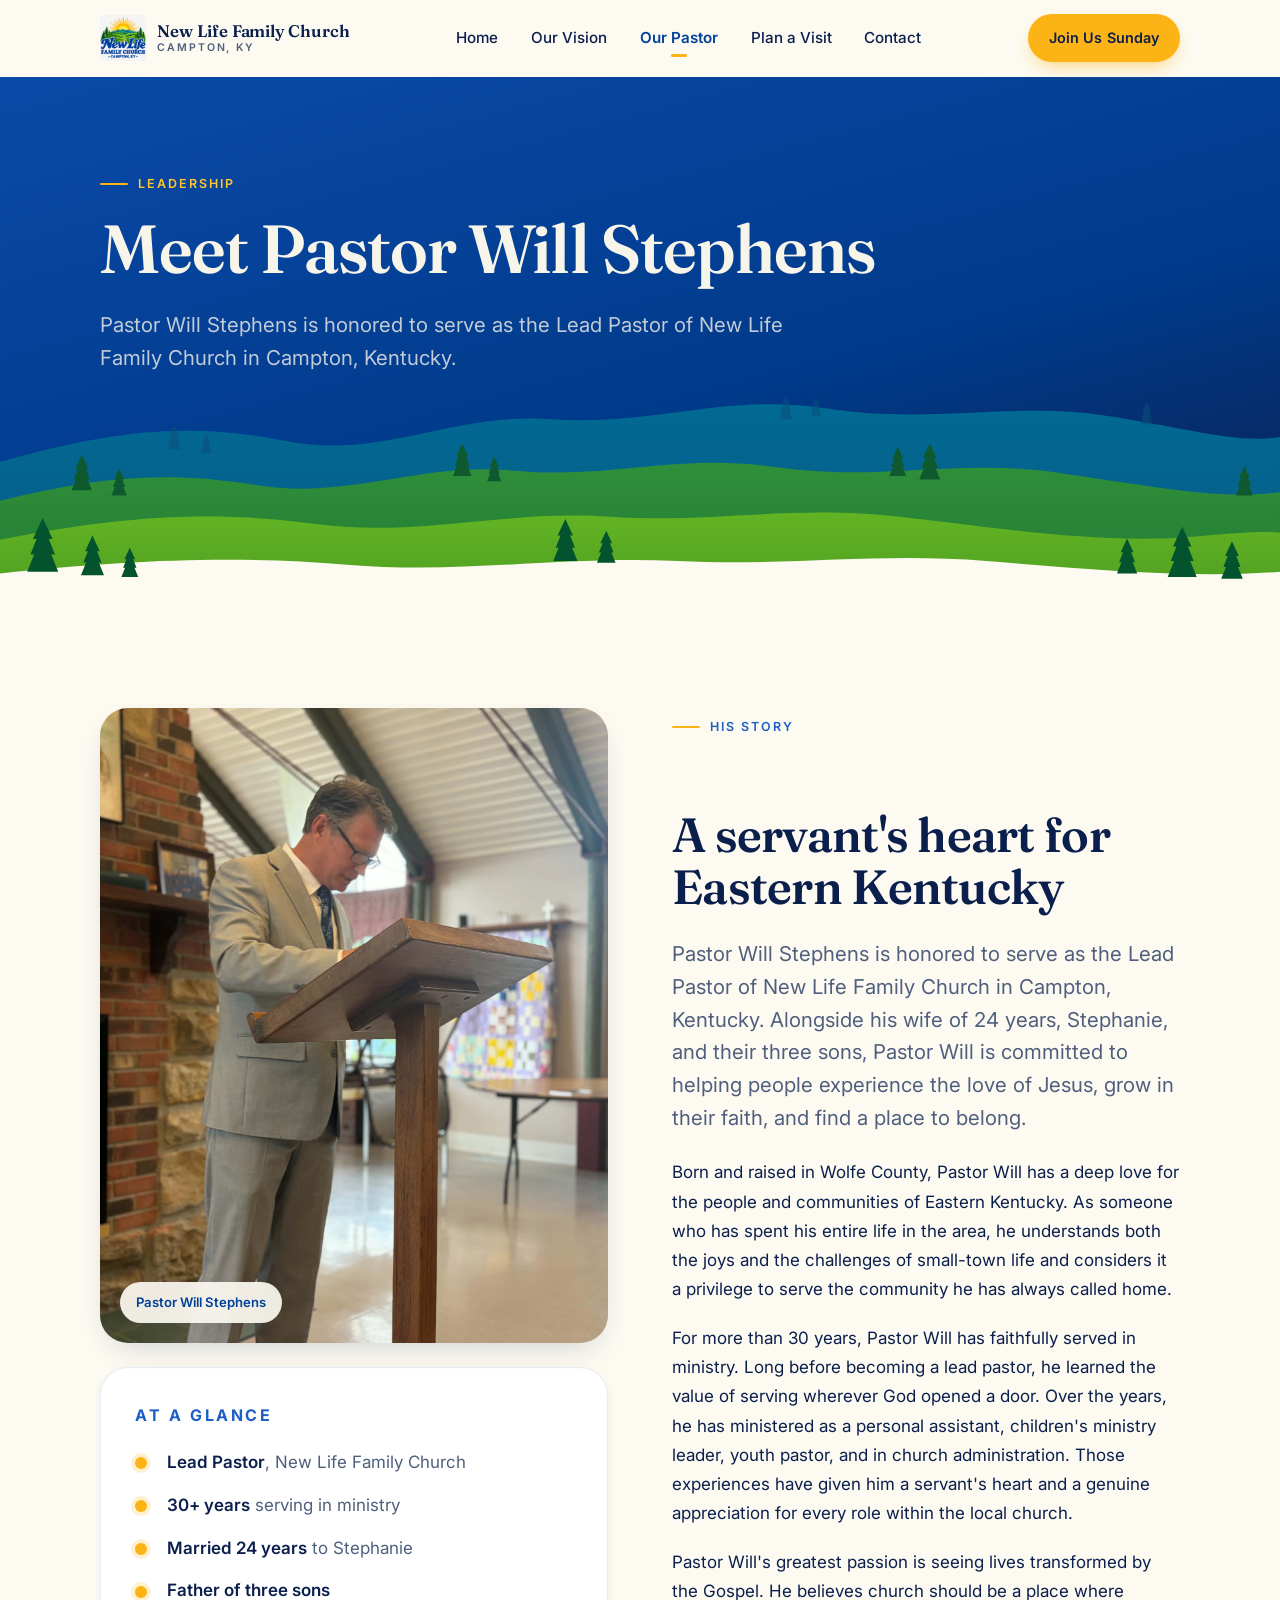
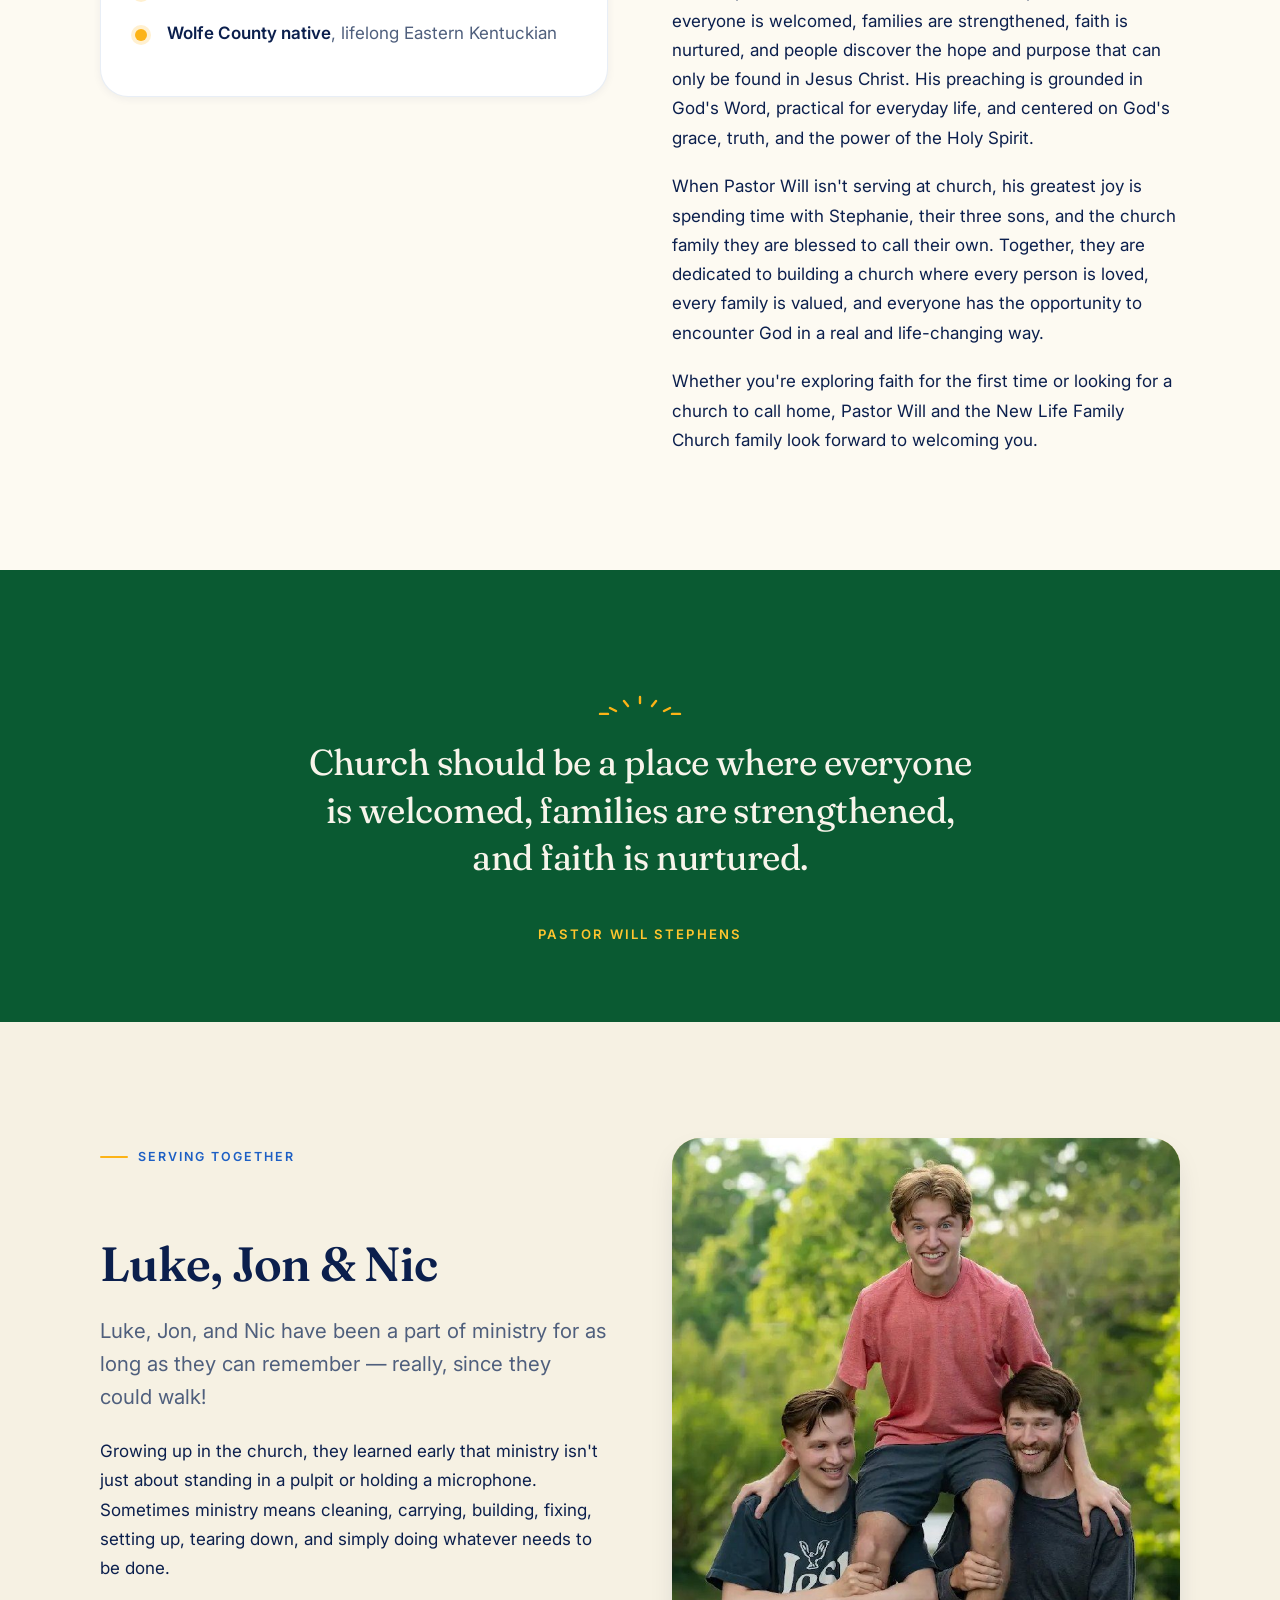
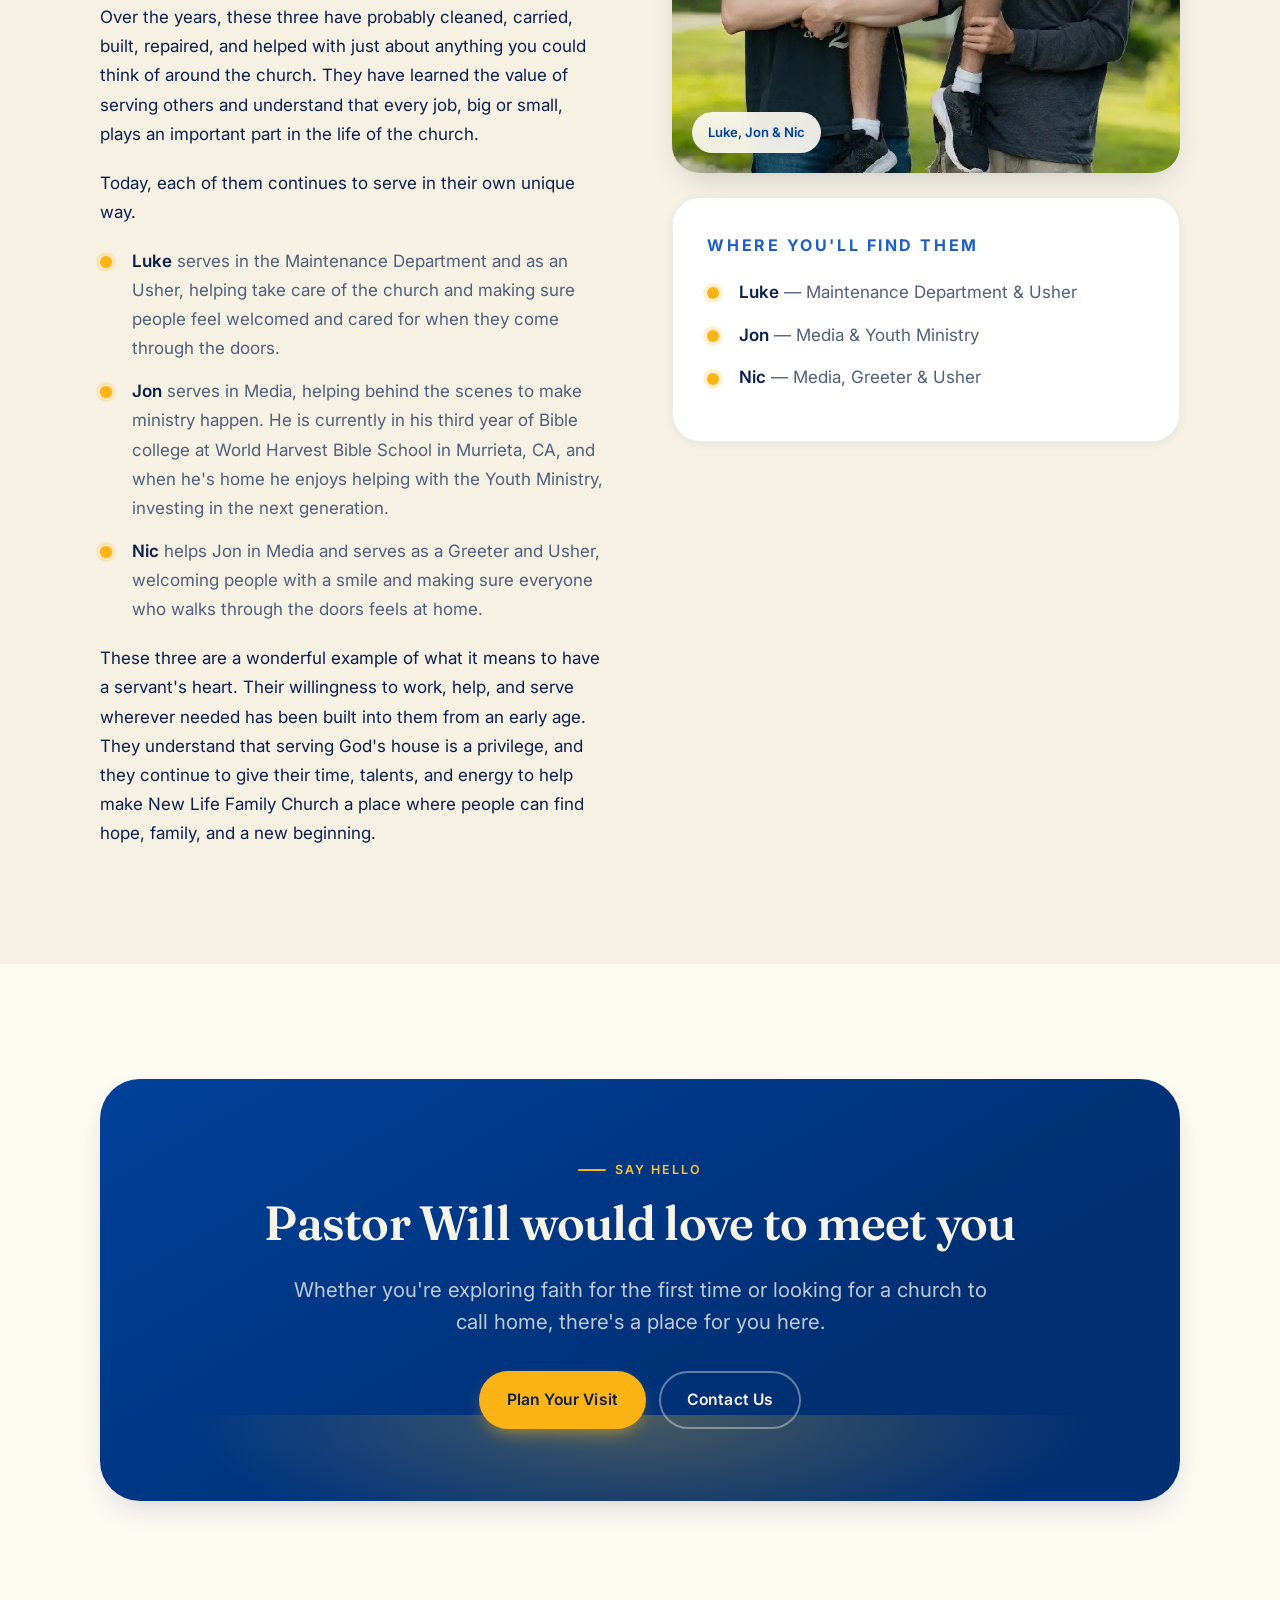
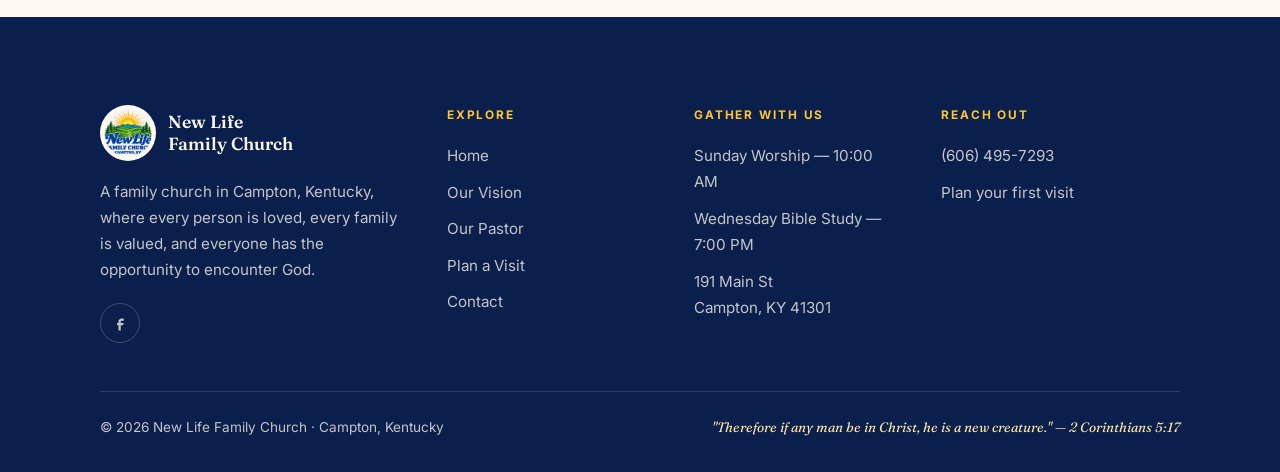
<file: NLFC/pastor.html>
<!DOCTYPE html>
<html lang="en">
<head>
<meta charset="utf-8">
<meta name="viewport" content="width=device-width, initial-scale=1">
<title>Pastor Will Stephens | New Life Family Church, Campton KY</title>
<meta name="description" content="Meet Pastor Will Stephens, Lead Pastor of New Life Family Church in Campton, KY — a Wolfe County native with 30+ years in ministry — and Luke, Jon &amp; Nic.">
<meta name="theme-color" content="#00419a">
<link rel="icon" href="assets/img/favicon-32.png" type="image/png" sizes="32x32">
<link rel="apple-touch-icon" href="assets/img/apple-touch-icon.png">
<meta property="og:type" content="website">
<meta property="og:site_name" content="New Life Family Church">
<meta property="og:locale" content="en_US">
<meta property="og:title" content="Pastor Will Stephens | New Life Family Church, Campton KY">
<meta property="og:description" content="Meet Pastor Will Stephens, Lead Pastor of New Life Family Church in Campton, KY — a Wolfe County native with 30+ years in ministry — and Luke, Jon &amp; Nic.">
<meta name="twitter:card" content="summary">
<link rel="preconnect" href="https://fonts.googleapis.com">
<link rel="preconnect" href="https://fonts.gstatic.com" crossorigin>
<link href="https://fonts.googleapis.com/css2?family=Fraunces:ital,opsz,wght@0,9..144,400;0,9..144,600;0,9..144,700;1,9..144,600&family=Inter:wght@400;500;600;700&display=swap" rel="stylesheet">
<link rel="stylesheet" href="assets/css/styles.css">
<script type="application/ld+json">
{
  "@context": "https://schema.org",
  "@type": "Church",
  "name": "New Life Family Church",
  "description": "A family church in Campton, Kentucky, where every person is loved, every family is valued, and everyone has the opportunity to encounter God.",
  "telephone": "+1-606-495-7293",
  "address": {
    "@type": "PostalAddress",
    "streetAddress": "191 Main St",
    "addressLocality": "Campton",
    "addressRegion": "KY",
    "postalCode": "41301",
    "addressCountry": "US"
  },
  "areaServed": "Wolfe County, Kentucky",
  "hasMap": "https://www.google.com/maps/search/?api=1&query=191+Main+St,+Campton,+KY+41301"
}
</script>
<script type="application/ld+json">
{
  "@context": "https://schema.org",
  "@type": "Person",
  "name": "Will Stephens",
  "honorificPrefix": "Pastor",
  "jobTitle": "Lead Pastor",
  "worksFor": {
    "@type": "Church",
    "name": "New Life Family Church"
  },
  "homeLocation": {
    "@type": "Place",
    "name": "Wolfe County, Kentucky"
  }
}
</script>
</head>
<body>
<a class="skip-link" href="#main">Skip to content</a>

<header class="site-header">
  <div class="container header-inner">
    <a class="brand" href="index.html">
      <img src="assets/img/logo-128.png" alt="" width="128" height="128">
      <span class="brand-text">
        <span class="brand-name">New Life Family Church</span>
        <span class="brand-place">Campton, KY</span>
      </span>
    </a>

    <nav class="nav" id="primary-nav" aria-label="Primary">
      <a href="index.html">Home</a>
      <a href="about.html">Our Vision</a>
      <a href="pastor.html" aria-current="page">Our Pastor</a>
      <a href="visit.html">Plan a Visit</a>
      <a href="contact.html">Contact</a>
      <a class="btn btn--primary btn--sm" href="visit.html">Join Us Sunday</a>
    </nav>

    <div class="header-actions">
      <a class="btn btn--primary btn--sm" href="visit.html">Join Us Sunday</a>
      <button class="nav-toggle" type="button" aria-expanded="false" aria-controls="primary-nav" aria-label="Toggle navigation menu">
        <span></span>
      </button>
    </div>
  </div>
</header>

<main id="main">

  <section class="page-hero" data-sunrise>
    <div class="hero-sky" aria-hidden="true"></div>

    <div class="hero-sun" aria-hidden="true">
      <svg viewBox="0 0 200 200" fill="none">
        <g class="sun-rays" stroke="currentColor" stroke-width="7" stroke-linecap="round">
          <line x1="100" y1="42" x2="100" y2="14"/>
          <line x1="129" y1="49.8" x2="143" y2="25.5"/>
          <line x1="150.2" y1="71" x2="174.5" y2="57"/>
          <line x1="158" y1="100" x2="186" y2="100"/>
          <line x1="150.2" y1="129" x2="174.5" y2="143"/>
          <line x1="129" y1="150.2" x2="143" y2="174.5"/>
          <line x1="100" y1="158" x2="100" y2="186"/>
          <line x1="71" y1="150.2" x2="57" y2="174.5"/>
          <line x1="49.8" y1="129" x2="25.5" y2="143"/>
          <line x1="42" y1="100" x2="14" y2="100"/>
          <line x1="49.8" y1="71" x2="25.5" y2="57"/>
          <line x1="71" y1="49.8" x2="57" y2="25.5"/>
        </g>
        <circle class="sun-disc" cx="100" cy="100" r="44"/>
      </svg>
    </div>
    <div class="container">
      <p class="eyebrow">Leadership</p>
      <h1>Meet Pastor Will Stephens</h1>
      <p class="lead">Pastor Will Stephens is honored to serve as the Lead Pastor of New Life Family Church in Campton, Kentucky.</p>
    </div>
    <img class="hero-scape" src="assets/img/hero-scape.svg" alt="" aria-hidden="true" width="1440" height="300">
    <div class="hero-wash" aria-hidden="true"></div>
  </section>

  <section class="section">
    <div class="container">
      <div class="split split--top">
        <div class="split__media reveal">
          <div class="frame">
            <img src="assets/img/pastor-will-stephens.jpg" alt="Pastor Will Stephens reading at the lectern" width="1536" height="2048" style="--focus: 42% 22%" fetchpriority="high">
            <span class="frame__tag">Pastor Will Stephens</span>
          </div>

          <div class="card card--flat" style="margin-top: 1.5rem;">
            <p class="footer-heading" style="color: var(--navy-tint);">At a glance</p>
            <ul class="check-list" style="margin-bottom:0;">
              <li><strong>Lead Pastor</strong>, New Life Family Church</li>
              <li><strong>30+ years</strong> serving in ministry</li>
              <li><strong>Married 24 years</strong> to Stephanie</li>
              <li><strong>Father of three sons</strong></li>
              <li><strong>Wolfe County native</strong>, lifelong Eastern Kentuckian</li>
            </ul>
          </div>
        </div>

        <div class="split__content reveal stack">
          <p class="eyebrow">His story</p>
          <h2>A servant's heart for Eastern Kentucky</h2>

          <p class="lead">Pastor Will Stephens is honored to serve as the Lead Pastor of New Life Family Church in Campton, Kentucky. Alongside his wife of 24 years, Stephanie, and their three sons, Pastor Will is committed to helping people experience the love of Jesus, grow in their faith, and find a place to belong.</p>

          <p>Born and raised in Wolfe County, Pastor Will has a deep love for the people and communities of Eastern Kentucky. As someone who has spent his entire life in the area, he understands both the joys and the challenges of small-town life and considers it a privilege to serve the community he has always called home.</p>

          <p>For more than 30 years, Pastor Will has faithfully served in ministry. Long before becoming a lead pastor, he learned the value of serving wherever God opened a door. Over the years, he has ministered as a personal assistant, children's ministry leader, youth pastor, and in church administration. Those experiences have given him a servant's heart and a genuine appreciation for every role within the local church.</p>

          <p>Pastor Will's greatest passion is seeing lives transformed by the Gospel. He believes church should be a place where everyone is welcomed, families are strengthened, faith is nurtured, and people discover the hope and purpose that can only be found in Jesus Christ. His preaching is grounded in God's Word, practical for everyday life, and centered on God's grace, truth, and the power of the Holy Spirit.</p>

          <p>When Pastor Will isn't serving at church, his greatest joy is spending time with Stephanie, their three sons, and the church family they are blessed to call their own. Together, they are dedicated to building a church where every person is loved, every family is valued, and everyone has the opportunity to encounter God in a real and life-changing way.</p>

          <p>Whether you're exploring faith for the first time or looking for a church to call home, Pastor Will and the New Life Family Church family look forward to welcoming you.</p>
        </div>
      </div>
    </div>
  </section>

  <section class="section section--tight band--pine">
    <div class="container container--narrow">
      <blockquote class="pullquote">
        <svg class="rays rays--center" viewBox="0 0 84 20" fill="none" stroke="currentColor" stroke-width="2.4" stroke-linecap="round" aria-hidden="true">
          <path d="M42 2v6M26 6l4 5M58 6l-4 5M12 13l6 3M72 13l-6 3M2 19h8M74 19h8"/>
        </svg>
        <p>Church should be a place where everyone is welcomed, families are strengthened, and faith is nurtured.</p>
        <cite>Pastor Will Stephens</cite>
      </blockquote>
    </div>
  </section>

  <section class="section band--paper">
    <div class="container">
      <div class="split split--top split--flip">
        <div class="split__media reveal">
          <div class="frame">
            <img src="assets/img/luke-jon-nic.jpg" width="756" height="1061" alt="Luke, Jon, and Nic laughing together outdoors, one sitting on the others' shoulders" style="--focus: 50% 18%" loading="lazy">
            <span class="frame__tag">Luke, Jon &amp; Nic</span>
          </div>

          <div class="card card--flat" style="margin-top: 1.5rem;">
            <p class="footer-heading" style="color: var(--navy-tint);">Where you'll find them</p>
            <ul class="check-list" style="margin-bottom:0;">
              <li><strong>Luke</strong> — Maintenance Department &amp; Usher</li>
              <li><strong>Jon</strong> — Media &amp; Youth Ministry</li>
              <li><strong>Nic</strong> — Media, Greeter &amp; Usher</li>
            </ul>
          </div>
        </div>

        <div class="split__content reveal stack">
          <p class="eyebrow">Serving together</p>
          <h2>Luke, Jon &amp; Nic</h2>

          <p class="lead">Luke, Jon, and Nic have been a part of ministry for as long as they can remember — really, since they could walk!</p>

          <p>Growing up in the church, they learned early that ministry isn't just about standing in a pulpit or holding a microphone. Sometimes ministry means cleaning, carrying, building, fixing, setting up, tearing down, and simply doing whatever needs to be done.</p>

          <p>Over the years, these three have probably cleaned, carried, built, repaired, and helped with just about anything you could think of around the church. They have learned the value of serving others and understand that every job, big or small, plays an important part in the life of the church.</p>

          <p>Today, each of them continues to serve in their own unique way.</p>

          <ul class="check-list">
            <li><strong>Luke</strong> serves in the Maintenance Department and as an Usher, helping take care of the church and making sure people feel welcomed and cared for when they come through the doors.</li>
            <li><strong>Jon</strong> serves in Media, helping behind the scenes to make ministry happen. He is currently in his third year of Bible college at World Harvest Bible School in Murrieta, CA, and when he's home he enjoys helping with the Youth Ministry, investing in the next generation.</li>
            <li><strong>Nic</strong> helps Jon in Media and serves as a Greeter and Usher, welcoming people with a smile and making sure everyone who walks through the doors feels at home.</li>
          </ul>

          <p>These three are a wonderful example of what it means to have a servant's heart. Their willingness to work, help, and serve wherever needed has been built into them from an early age. They understand that serving God's house is a privilege, and they continue to give their time, talents, and energy to help make New Life Family Church a place where people can find hope, family, and a new beginning.</p>
        </div>
      </div>
    </div>
  </section>

  <section class="section">
    <div class="container">
      <div class="cta-banner reveal">
        <p class="eyebrow eyebrow--center">Say hello</p>
        <h2>Pastor Will would love to meet you</h2>
        <p class="lead">Whether you're exploring faith for the first time or looking for a church to call home, there's a place for you here.</p>
        <div class="btn-row btn-row--center" style="margin-top: 2rem;">
          <a class="btn btn--primary" href="visit.html">Plan Your Visit</a>
          <a class="btn btn--ghost-light" href="contact.html">Contact Us</a>
        </div>
      </div>
    </div>
  </section>

</main>

<footer class="site-footer">
  <div class="container">
    <div class="footer-grid">
      <div>
        <div class="footer-brand">
          <img src="assets/img/logo-128.png" alt="" width="128" height="128">
          <span>New Life<br>Family Church</span>
        </div>
        <p>A family church in Campton, Kentucky, where every person is loved, every family is valued, and everyone has the opportunity to encounter God.</p>
        <div class="socials">
          <a href="#" aria-label="Facebook">
            <svg viewBox="0 0 24 24" fill="currentColor" aria-hidden="true"><path d="M14 9h3V6h-3c-2.2 0-4 1.8-4 4v2H8v3h2v7h3v-7h3l1-3h-4v-2c0-.6.4-1 1-1z"/></svg>
          </a>
        </div>
      </div>

      <div>
        <p class="footer-heading">Explore</p>
        <ul class="footer-list">
          <li><a href="index.html">Home</a></li>
          <li><a href="about.html">Our Vision</a></li>
          <li><a href="pastor.html">Our Pastor</a></li>
          <li><a href="visit.html">Plan a Visit</a></li>
          <li><a href="contact.html">Contact</a></li>
        </ul>
      </div>

      <div>
        <p class="footer-heading">Gather with us</p>
        <ul class="footer-list">
          <li>Sunday Worship — 10:00 AM</li>
          <li>Wednesday Bible Study — 7:00 PM</li>
          <li><a href="https://www.google.com/maps/search/?api=1&amp;query=191+Main+St,+Campton,+KY+41301" target="_blank" rel="noopener">191 Main St<br>Campton, KY 41301</a></li>
        </ul>
      </div>

      <div>
        <p class="footer-heading">Reach out</p>
        <ul class="footer-list">
          <li><a href="tel:+16064957293">(606) 495-7293</a></li>
          <li><a href="visit.html">Plan your first visit</a></li>
        </ul>
      </div>
    </div>

    <div class="footer-bottom">
      <p>&copy; <span id="year">2026</span> New Life Family Church · Campton, Kentucky</p>
      <p class="footer-verse">"Therefore if any man be in Christ, he is a new creature." — 2 Corinthians 5:17</p>
    </div>
  </div>
</footer>

<script src="assets/js/main.js"></script>
</body>
</html>
</file>
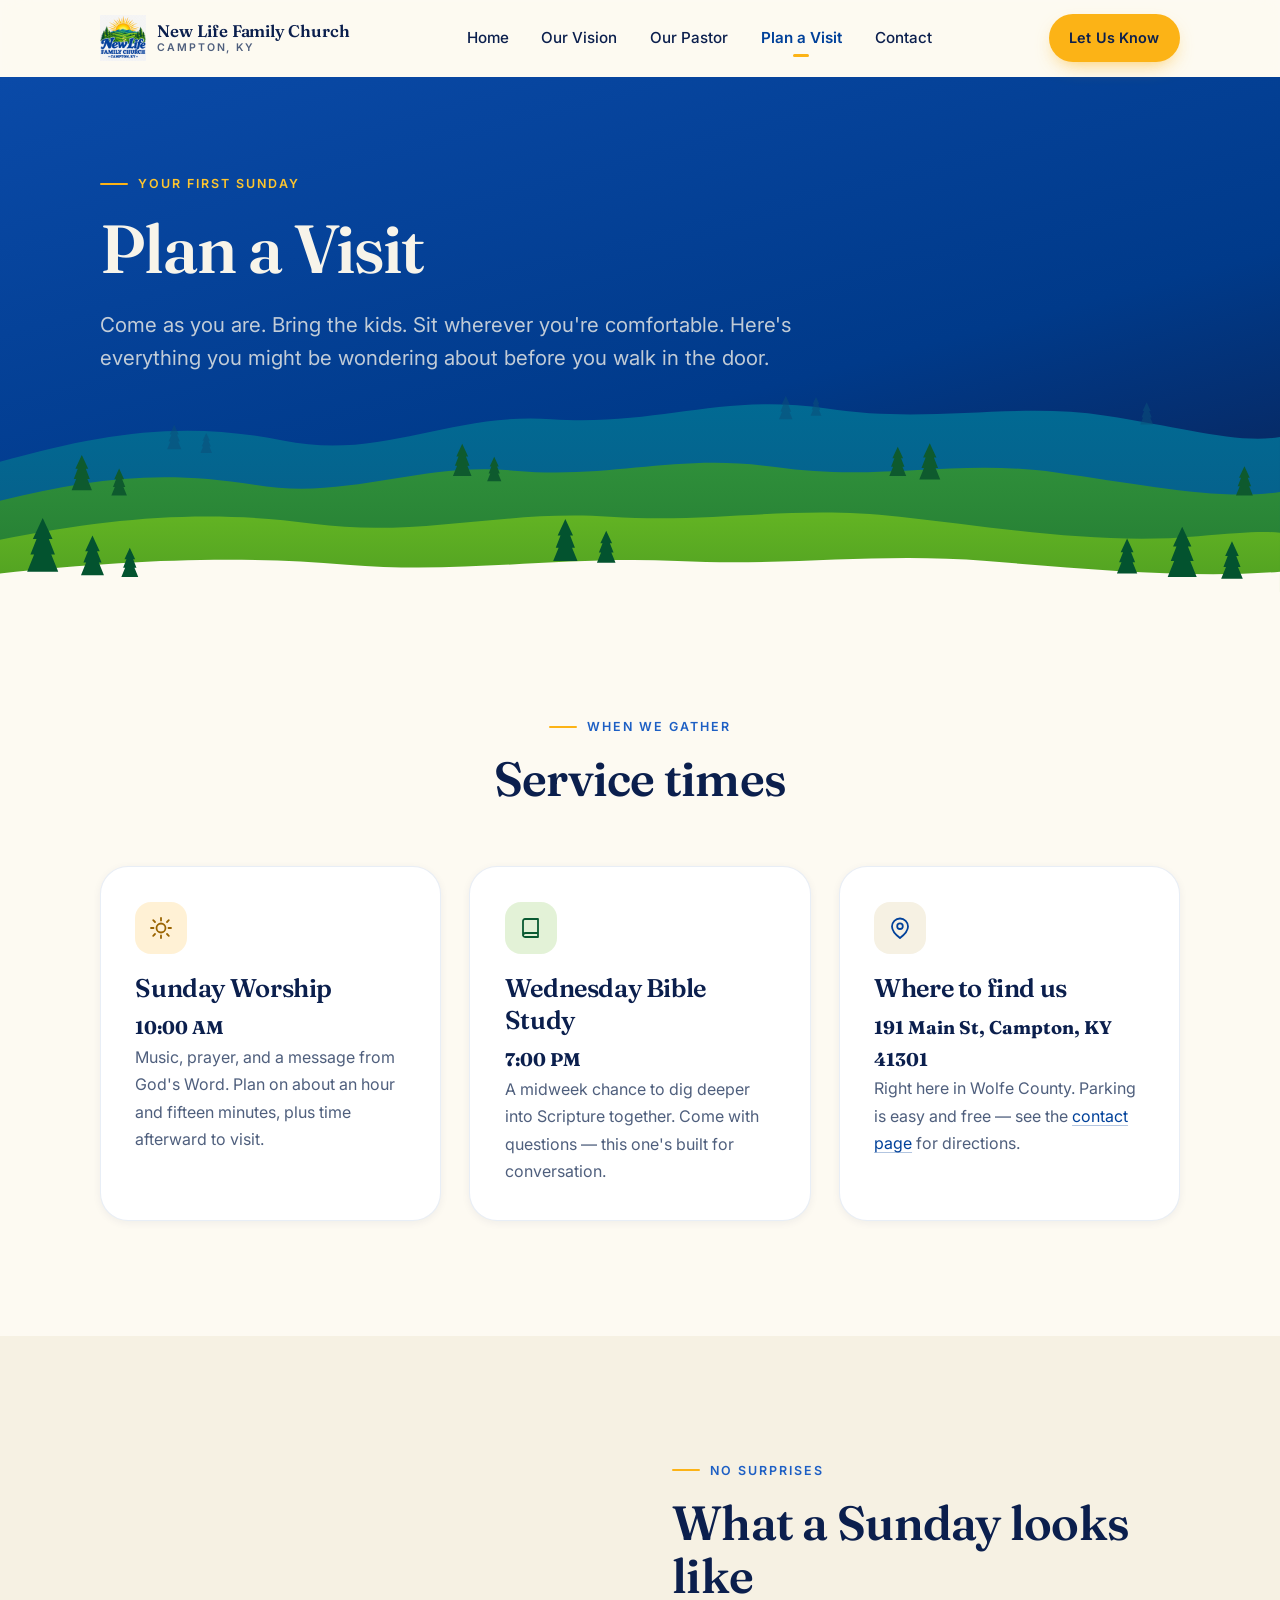
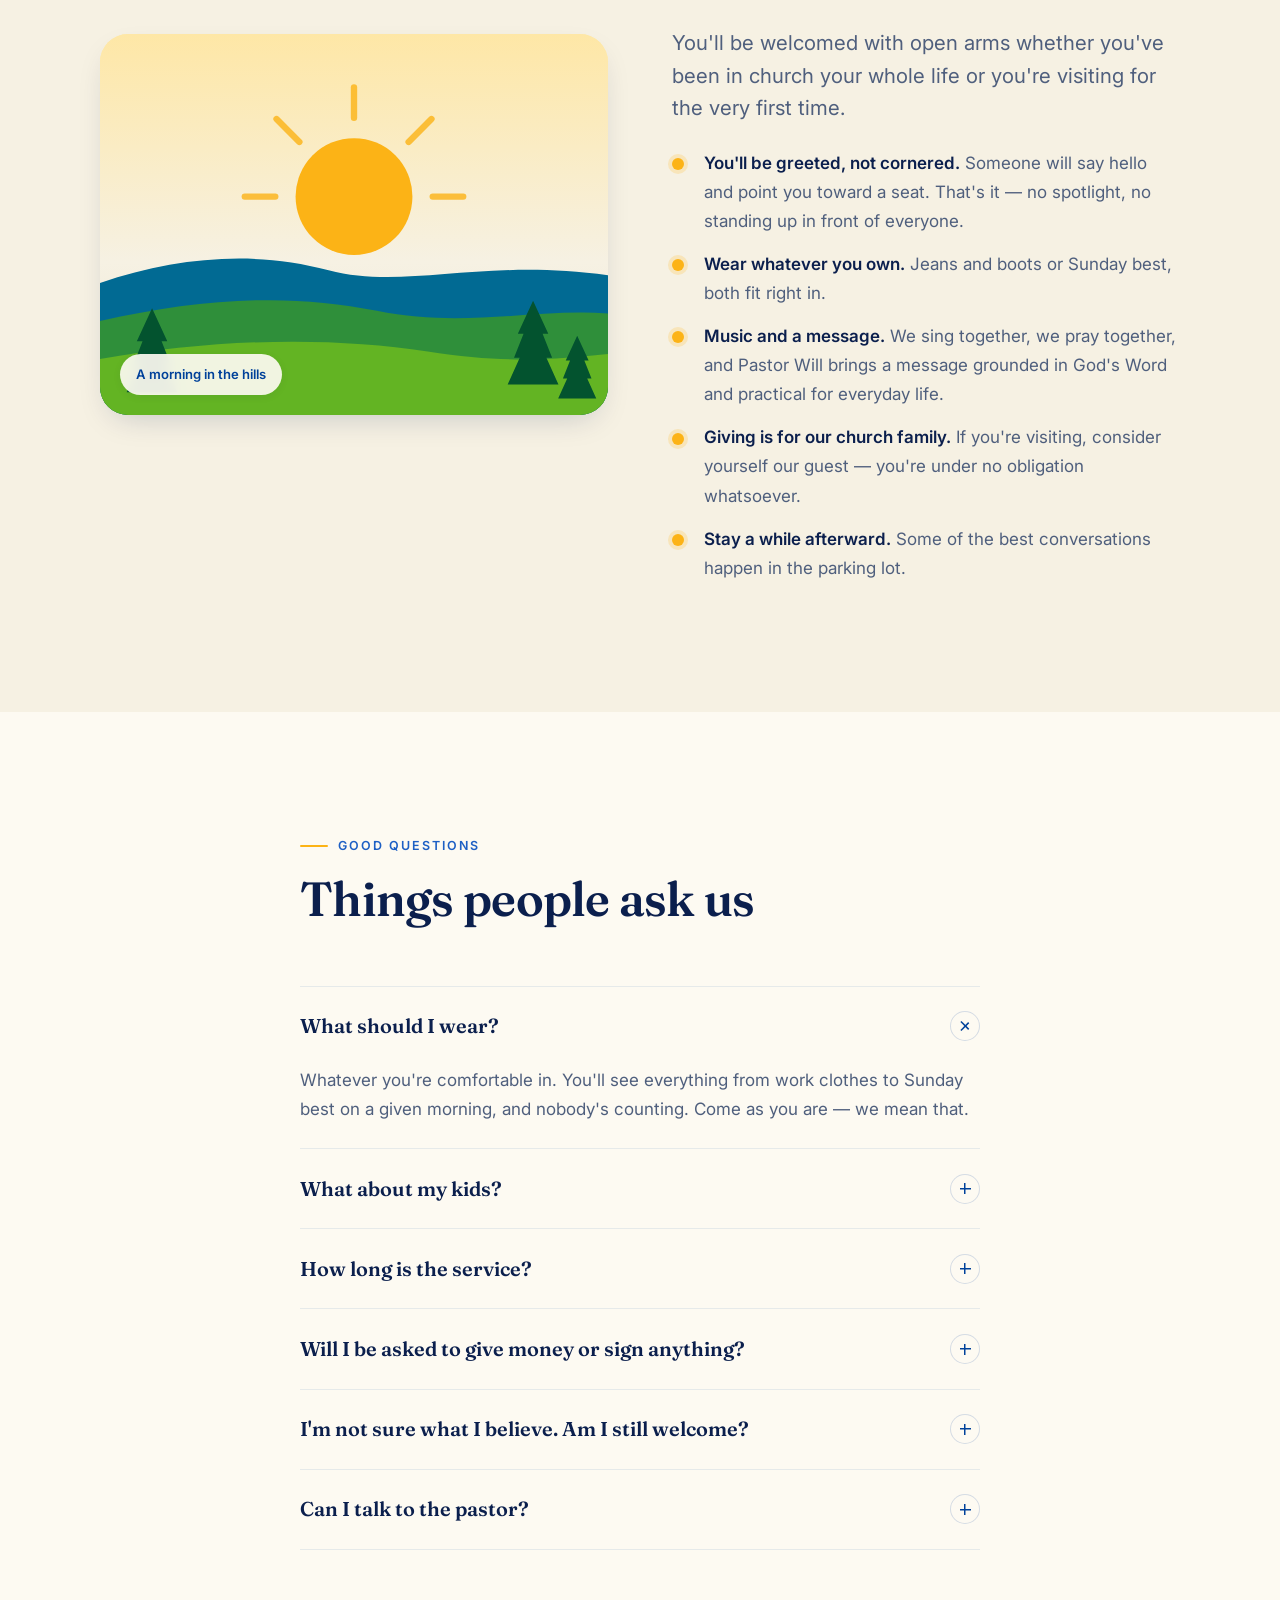
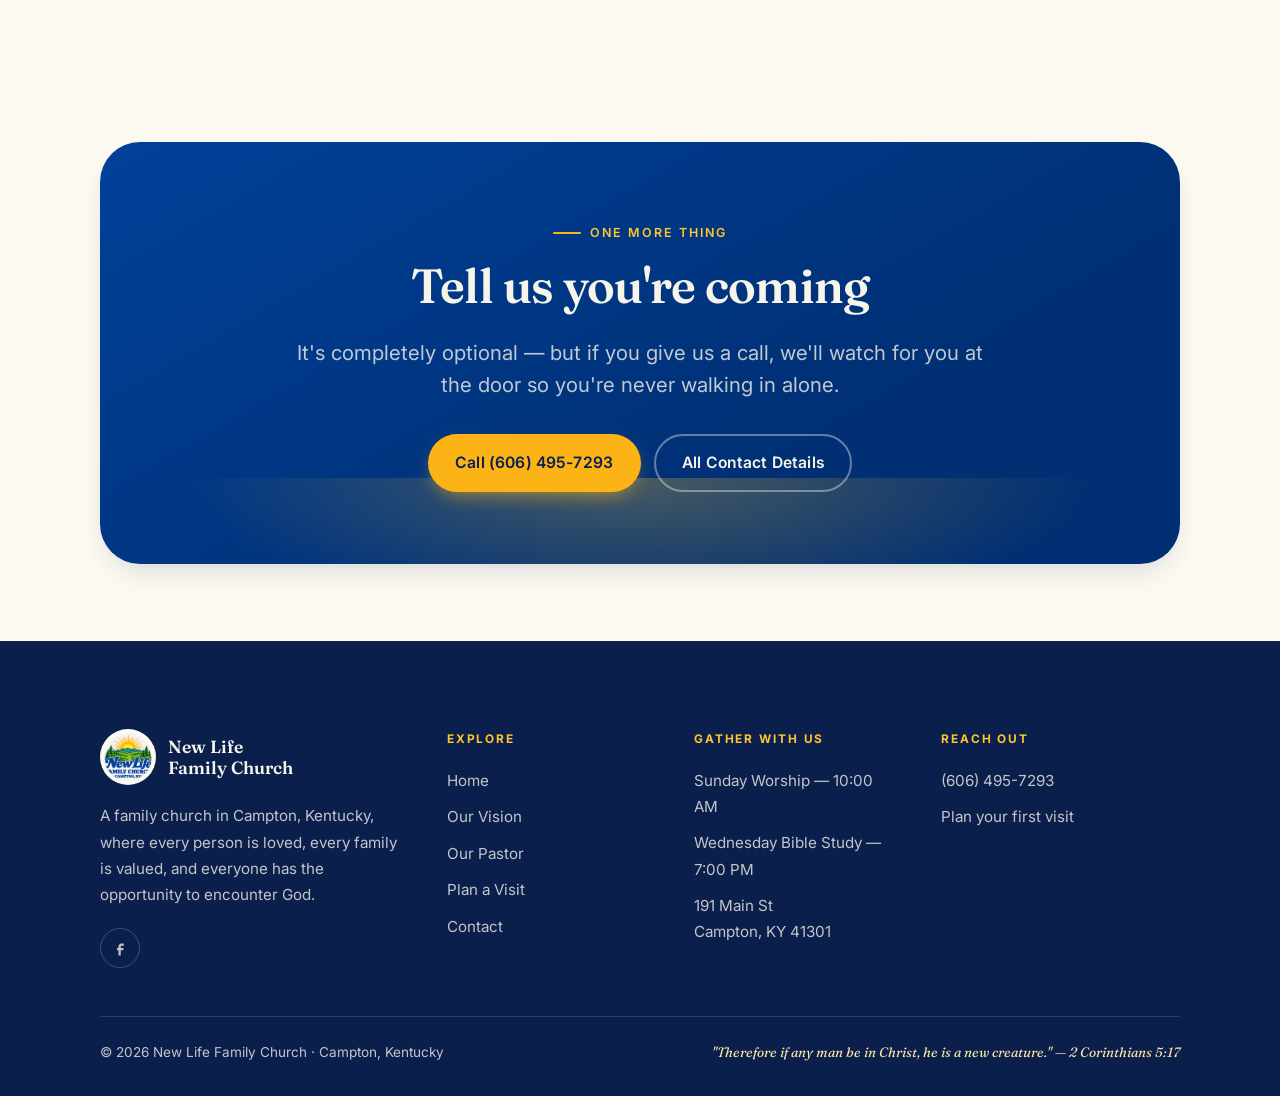
<file: NLFC/visit.html>
<!DOCTYPE html>
<html lang="en">
<head>
<meta charset="utf-8">
<meta name="viewport" content="width=device-width, initial-scale=1">
<title>Plan a Visit | Sundays at 10 AM | New Life Family Church</title>
<meta name="description" content="Planning your first Sunday at New Life Family Church in Campton, KY? Worship is Sundays at 10 AM at 191 Main St. Here's what to expect and what to wear.">
<meta name="theme-color" content="#00419a">
<link rel="icon" href="assets/img/favicon-32.png" type="image/png" sizes="32x32">
<link rel="apple-touch-icon" href="assets/img/apple-touch-icon.png">
<meta property="og:type" content="website">
<meta property="og:site_name" content="New Life Family Church">
<meta property="og:locale" content="en_US">
<meta property="og:title" content="Plan a Visit | Sundays at 10 AM | New Life Family Church">
<meta property="og:description" content="Planning your first Sunday at New Life Family Church in Campton, KY? Worship is Sundays at 10 AM at 191 Main St. Here's what to expect and what to wear.">
<meta name="twitter:card" content="summary">
<link rel="preconnect" href="https://fonts.googleapis.com">
<link rel="preconnect" href="https://fonts.gstatic.com" crossorigin>
<link href="https://fonts.googleapis.com/css2?family=Fraunces:ital,opsz,wght@0,9..144,400;0,9..144,600;0,9..144,700;1,9..144,600&family=Inter:wght@400;500;600;700&display=swap" rel="stylesheet">
<link rel="stylesheet" href="assets/css/styles.css">
<script type="application/ld+json">
{
  "@context": "https://schema.org",
  "@type": "Church",
  "name": "New Life Family Church",
  "description": "A family church in Campton, Kentucky, where every person is loved, every family is valued, and everyone has the opportunity to encounter God.",
  "telephone": "+1-606-495-7293",
  "address": {
    "@type": "PostalAddress",
    "streetAddress": "191 Main St",
    "addressLocality": "Campton",
    "addressRegion": "KY",
    "postalCode": "41301",
    "addressCountry": "US"
  },
  "areaServed": "Wolfe County, Kentucky",
  "hasMap": "https://www.google.com/maps/search/?api=1&query=191+Main+St,+Campton,+KY+41301"
}
</script>
</head>
<body>
<a class="skip-link" href="#main">Skip to content</a>

<header class="site-header">
  <div class="container header-inner">
    <a class="brand" href="index.html">
      <img src="assets/img/logo-128.png" alt="" width="128" height="128">
      <span class="brand-text">
        <span class="brand-name">New Life Family Church</span>
        <span class="brand-place">Campton, KY</span>
      </span>
    </a>

    <nav class="nav" id="primary-nav" aria-label="Primary">
      <a href="index.html">Home</a>
      <a href="about.html">Our Vision</a>
      <a href="pastor.html">Our Pastor</a>
      <a href="visit.html" aria-current="page">Plan a Visit</a>
      <a href="contact.html">Contact</a>
      <a class="btn btn--primary btn--sm" href="contact.html">Let Us Know</a>
    </nav>

    <div class="header-actions">
      <a class="btn btn--primary btn--sm" href="contact.html">Let Us Know</a>
      <button class="nav-toggle" type="button" aria-expanded="false" aria-controls="primary-nav" aria-label="Toggle navigation menu">
        <span></span>
      </button>
    </div>
  </div>
</header>

<main id="main">

  <section class="page-hero" data-sunrise>
    <div class="hero-sky" aria-hidden="true"></div>

    <div class="hero-sun" aria-hidden="true">
      <svg viewBox="0 0 200 200" fill="none">
        <g class="sun-rays" stroke="currentColor" stroke-width="7" stroke-linecap="round">
          <line x1="100" y1="42" x2="100" y2="14"/>
          <line x1="129" y1="49.8" x2="143" y2="25.5"/>
          <line x1="150.2" y1="71" x2="174.5" y2="57"/>
          <line x1="158" y1="100" x2="186" y2="100"/>
          <line x1="150.2" y1="129" x2="174.5" y2="143"/>
          <line x1="129" y1="150.2" x2="143" y2="174.5"/>
          <line x1="100" y1="158" x2="100" y2="186"/>
          <line x1="71" y1="150.2" x2="57" y2="174.5"/>
          <line x1="49.8" y1="129" x2="25.5" y2="143"/>
          <line x1="42" y1="100" x2="14" y2="100"/>
          <line x1="49.8" y1="71" x2="25.5" y2="57"/>
          <line x1="71" y1="49.8" x2="57" y2="25.5"/>
        </g>
        <circle class="sun-disc" cx="100" cy="100" r="44"/>
      </svg>
    </div>
    <div class="container">
      <p class="eyebrow">Your first Sunday</p>
      <h1>Plan a Visit</h1>
      <p class="lead">Come as you are. Bring the kids. Sit wherever you're comfortable. Here's everything you might be wondering about before you walk in the door.</p>
    </div>
    <img class="hero-scape" src="assets/img/hero-scape.svg" alt="" aria-hidden="true" width="1440" height="300">
    <div class="hero-wash" aria-hidden="true"></div>
  </section>

  <!-- ===================== Times ===================== -->
  <section class="section">
    <div class="container">
      <div class="section-head section-head--center">
        <p class="eyebrow eyebrow--center">When we gather</p>
        <h2>Service times</h2>
      </div>

      <div class="grid grid--3">
        <article class="card reveal">
          <span class="card-icon card-icon--gold">
            <svg viewBox="0 0 24 24" fill="none" stroke="currentColor" stroke-width="1.8" stroke-linecap="round" stroke-linejoin="round" aria-hidden="true"><circle cx="12" cy="12" r="4.5"/><path d="M12 2v2.5M12 19.5V22M4.2 4.2l1.8 1.8M18 18l1.8 1.8M2 12h2.5M19.5 12H22M4.2 19.8 6 18M18 6l1.8-1.8"/></svg>
          </span>
          <h3>Sunday Worship</h3>
          <p><strong style="color:var(--ink); font-size:1.15rem; font-family:var(--font-display);">10:00 AM</strong><br>
          Music, prayer, and a message from God's Word. Plan on about an hour and fifteen minutes, plus time afterward to visit.</p>
        </article>

        <article class="card reveal">
          <span class="card-icon card-icon--sage">
            <svg viewBox="0 0 24 24" fill="none" stroke="currentColor" stroke-width="1.8" stroke-linecap="round" stroke-linejoin="round" aria-hidden="true"><path d="M4 19.5V5a2 2 0 0 1 2-2h13v18H6.2A2.2 2.2 0 0 1 4 19.5zM4 19.5A2.5 2.5 0 0 1 6.5 17H19"/></svg>
          </span>
          <h3>Wednesday Bible Study</h3>
          <p><strong style="color:var(--ink); font-size:1.15rem; font-family:var(--font-display);">7:00 PM</strong><br>
          A midweek chance to dig deeper into Scripture together. Come with questions — this one's built for conversation.</p>
        </article>

        <article class="card reveal">
          <span class="card-icon">
            <svg viewBox="0 0 24 24" fill="none" stroke="currentColor" stroke-width="1.8" stroke-linecap="round" stroke-linejoin="round" aria-hidden="true"><path d="M20 10.5c0 5.5-8 11.5-8 11.5s-8-6-8-11.5a8 8 0 1 1 16 0z"/><circle cx="12" cy="10.2" r="2.8"/></svg>
          </span>
          <h3>Where to find us</h3>
          <p><strong style="color:var(--ink); font-size:1.15rem; font-family:var(--font-display);">191 Main St, Campton, KY 41301</strong><br>
          Right here in Wolfe County. Parking is easy and free — see the <a href="contact.html">contact page</a> for directions.</p>
        </article>
      </div>
    </div>
  </section>

  <!-- ===================== What to expect ===================== -->
  <section class="section band--paper">
    <div class="container">
      <div class="split">
        <div class="split__media reveal">
          <div class="frame frame--wide">
            <svg viewBox="0 0 400 300" preserveAspectRatio="xMidYMid slice" aria-hidden="true">
              <defs>
                <linearGradient id="sky2" x1="0" y1="0" x2="0" y2="1">
                  <stop offset="0%" stop-color="#fee7a6"/>
                  <stop offset="60%" stop-color="#f6f1e3"/>
                  <stop offset="100%" stop-color="#ece4cf"/>
                </linearGradient>
              </defs>
              <rect width="400" height="300" fill="url(#sky2)"/>
              <circle cx="200" cy="128" r="46" fill="#fcb316"/>
              <g stroke="#fcb316" stroke-width="5" stroke-linecap="round" opacity="0.8">
                <line x1="200" y1="42" x2="200" y2="66"/>
                <line x1="139" y1="67" x2="157" y2="85"/>
                <line x1="261" y1="67" x2="243" y2="85"/>
                <line x1="114" y1="128" x2="138" y2="128"/>
                <line x1="286" y1="128" x2="262" y2="128"/>
              </g>
              <path fill="#016a93" d="M0 196 C 60 176, 120 170, 180 186 C 240 202, 300 176, 400 190 L400 300 L0 300 Z"/>
              <path fill="#2f8f3a" d="M0 226 C 80 208, 150 204, 218 218 C 286 232, 340 216, 400 220 L400 300 L0 300 Z"/>
              <path fill="#63b423" d="M0 256 C 90 240, 180 238, 258 250 C 320 260, 360 256, 400 252 L400 300 L0 300 Z"/>
              <g fill="#03532f">
                <path d="M40 282 L21 282 L30.5 261 L26 261 L33.5 242 L29 242 L41 216 L53 242 L48.5 242 L56 261 L51.5 261 L61 282 Z"/>
                <path d="M40 282 L21 282 L30.5 261 L26 261 L33.5 242 L29 242 L41 216 L53 242 L48.5 242 L56 261 L51.5 261 L61 282 Z" transform="translate(300,-6)"/>
                <path d="M40 282 L21 282 L30.5 261 L26 261 L33.5 242 L29 242 L41 216 L53 242 L48.5 242 L56 261 L51.5 261 L61 282 Z" transform="translate(345,8) scale(0.75) translate(0,90)"/>
              </g>
            </svg>
            <span class="frame__tag">A morning in the hills</span>
          </div>
        </div>

        <div class="split__content reveal">
          <p class="eyebrow">No surprises</p>
          <h2>What a Sunday looks like</h2>
          <p class="lead">You'll be welcomed with open arms whether you've been in church your whole life or you're visiting for the very first time.</p>
          <ul class="check-list">
            <li><strong>You'll be greeted, not cornered.</strong> Someone will say hello and point you toward a seat. That's it — no spotlight, no standing up in front of everyone.</li>
            <li><strong>Wear whatever you own.</strong> Jeans and boots or Sunday best, both fit right in.</li>
            <li><strong>Music and a message.</strong> We sing together, we pray together, and Pastor Will brings a message grounded in God's Word and practical for everyday life.</li>
            <li><strong>Giving is for our church family.</strong> If you're visiting, consider yourself our guest — you're under no obligation whatsoever.</li>
            <li><strong>Stay a while afterward.</strong> Some of the best conversations happen in the parking lot.</li>
          </ul>
        </div>
      </div>
    </div>
  </section>

  <!-- ===================== FAQ ===================== -->
  <section class="section">
    <div class="container container--narrow">
      <div class="section-head">
        <p class="eyebrow">Good questions</p>
        <h2>Things people ask us</h2>
      </div>

      <div class="faq">
        <details open>
          <summary>What should I wear?</summary>
          <div>Whatever you're comfortable in. You'll see everything from work clothes to Sunday best on a given morning, and nobody's counting. Come as you are — we mean that.</div>
        </details>

        <details>
          <summary>What about my kids?</summary>
          <div>Bring them. We love seeing kids laughing and teenagers finding purpose, and we believe church is at its best when every generation worships together. If you'd rather they be in the service with you, that's completely fine too — a little noise has never bothered anybody here.</div>
        </details>

        <details>
          <summary>How long is the service?</summary>
          <div>Plan on about an hour and fifteen minutes for Sunday morning worship, with time before and after to meet people. Wednesday Bible study usually runs about an hour.</div>
        </details>

        <details>
          <summary>Will I be asked to give money or sign anything?</summary>
          <div>No. Giving is a way our church family supports the work here, and guests are never expected to participate. There's no pressure to sign up for anything on your first visit — or your tenth.</div>
        </details>

        <details>
          <summary>I'm not sure what I believe. Am I still welcome?</summary>
          <div>Absolutely. Whether you're exploring faith for the first time or you're looking for a church to call home, there's a seat here for you. No matter where you've been or what your story looks like, there's hope, healing, and a fresh start in Jesus.</div>
        </details>

        <details>
          <summary>Can I talk to the pastor?</summary>
          <div>Yes — Pastor Will would genuinely love to meet you. Catch him after the service, or <a href="contact.html">call ahead</a> and he'll make a point of finding you.</div>
        </details>
      </div>
    </div>
  </section>

  <!-- ===================== CTA ===================== -->
  <section class="section section--tight">
    <div class="container">
      <div class="cta-banner reveal">
        <p class="eyebrow eyebrow--center">One more thing</p>
        <h2>Tell us you're coming</h2>
        <p class="lead">It's completely optional — but if you give us a call, we'll watch for you at the door so you're never walking in alone.</p>
        <div class="btn-row btn-row--center" style="margin-top: 2rem;">
          <a class="btn btn--primary" href="tel:+16064957293">Call (606) 495-7293</a>
          <a class="btn btn--ghost-light" href="contact.html">All Contact Details</a>
        </div>
      </div>
    </div>
  </section>

</main>

<footer class="site-footer">
  <div class="container">
    <div class="footer-grid">
      <div>
        <div class="footer-brand">
          <img src="assets/img/logo-128.png" alt="" width="128" height="128">
          <span>New Life<br>Family Church</span>
        </div>
        <p>A family church in Campton, Kentucky, where every person is loved, every family is valued, and everyone has the opportunity to encounter God.</p>
        <div class="socials">
          <a href="#" aria-label="Facebook">
            <svg viewBox="0 0 24 24" fill="currentColor" aria-hidden="true"><path d="M14 9h3V6h-3c-2.2 0-4 1.8-4 4v2H8v3h2v7h3v-7h3l1-3h-4v-2c0-.6.4-1 1-1z"/></svg>
          </a>
        </div>
      </div>

      <div>
        <p class="footer-heading">Explore</p>
        <ul class="footer-list">
          <li><a href="index.html">Home</a></li>
          <li><a href="about.html">Our Vision</a></li>
          <li><a href="pastor.html">Our Pastor</a></li>
          <li><a href="visit.html">Plan a Visit</a></li>
          <li><a href="contact.html">Contact</a></li>
        </ul>
      </div>

      <div>
        <p class="footer-heading">Gather with us</p>
        <ul class="footer-list">
          <li>Sunday Worship — 10:00 AM</li>
          <li>Wednesday Bible Study — 7:00 PM</li>
          <li><a href="https://www.google.com/maps/search/?api=1&amp;query=191+Main+St,+Campton,+KY+41301" target="_blank" rel="noopener">191 Main St<br>Campton, KY 41301</a></li>
        </ul>
      </div>

      <div>
        <p class="footer-heading">Reach out</p>
        <ul class="footer-list">
          <li><a href="tel:+16064957293">(606) 495-7293</a></li>
          <li><a href="visit.html">Plan your first visit</a></li>
        </ul>
      </div>
    </div>

    <div class="footer-bottom">
      <p>&copy; <span id="year">2026</span> New Life Family Church · Campton, Kentucky</p>
      <p class="footer-verse">"Therefore if any man be in Christ, he is a new creature." — 2 Corinthians 5:17</p>
    </div>
  </div>
</footer>

<script src="assets/js/main.js"></script>
</body>
</html>
</file>
<file: assets/css/styles.css>
/* ==========================================================================
   New Life Family Church — Campton, KY
   Palette drawn from the church logo: royal blue lettering, sunrise
   yellow-gold, leaf-green hills, deep pine, and warm cream paper.
   ========================================================================== */

/* --------------------------------------------------------------------------
   1. Design tokens
   -------------------------------------------------------------------------- */
:root {
  /* Brand */
  --ink:         #0b1f4d;
  --navy:        #00419a;
  --navy-deep:   #002f73;
  --navy-tint:   #1d5fc4;
  --gold:        #fcb316;
  --gold-bright: #fec52e;
  --gold-soft:   #fee7a6;
  --sage:        #63b423;
  --sage-light:  #c7e3a4;
  --pine:        #0a5a32;

  /* Paper */
  --cream:       #fdfaf2;
  --paper:       #f6f1e3;
  --paper-deep:  #ece4cf;
  --white:       #ffffff;

  /* Type */
  --text:        #0b1f4d;
  --text-muted:  #4f5f7d;
  --text-invert: #f7f4ea;
  --text-invert-muted: rgba(247, 244, 234, 0.78);

  /* Lines & shadows */
  --line:        rgba(0, 65, 154, 0.16);
  --line-soft:   rgba(0, 65, 154, 0.09);
  --shadow-sm:   0 2px 8px rgba(11, 31, 77, 0.06);
  --shadow-md:   0 12px 32px -12px rgba(11, 31, 77, 0.22);
  --shadow-lg:   0 32px 64px -24px rgba(11, 31, 77, 0.3);

  /* Shape */
  --r-sm: 10px;
  --r-md: 18px;
  --r-lg: 28px;
  --r-xl: 40px;
  --r-pill: 999px;

  /* Layout */
  --container: 1160px;
  --gutter: clamp(1.25rem, 4vw, 2.5rem);
  --header-h: 76px;

  /* Fonts */
  --font-display: "Fraunces", "Iowan Old Style", "Palatino Linotype", Georgia, serif;
  --font-body: "Inter", -apple-system, BlinkMacSystemFont, "Segoe UI", Roboto, Helvetica, Arial, sans-serif;
}

/* --------------------------------------------------------------------------
   2. Base
   -------------------------------------------------------------------------- */
*,
*::before,
*::after { box-sizing: border-box; }

html {
  -webkit-text-size-adjust: 100%;
  scroll-behavior: smooth;
  scroll-padding-top: calc(var(--header-h) + 1.5rem);
}

body {
  margin: 0;
  background: var(--cream);
  color: var(--text);
  font-family: var(--font-body);
  font-size: 1.0625rem;
  line-height: 1.72;
  -webkit-font-smoothing: antialiased;
  text-rendering: optimizeLegibility;
}

img, svg, video { display: block; max-width: 100%; height: auto; }

a { color: var(--navy); text-decoration-color: rgba(0, 65, 154, 0.3); text-underline-offset: 3px; }
a:hover { text-decoration-color: currentColor; }

h1, h2, h3, h4 {
  font-family: var(--font-display);
  font-weight: 600;
  line-height: 1.1;
  letter-spacing: -0.015em;
  margin: 0 0 0.5em;
  color: var(--ink);
  font-variation-settings: "SOFT" 0, "WONK" 0;
}

h1 { font-size: clamp(2.5rem, 6vw, 4.25rem); }
h2 { font-size: clamp(1.95rem, 4vw, 3rem); }
h3 { font-size: clamp(1.3rem, 2vw, 1.6rem); line-height: 1.25; }
h4 { font-size: 1.1rem; line-height: 1.35; }

p { margin: 0 0 1.15em; }
p:last-child { margin-bottom: 0; }

ul, ol { margin: 0 0 1.15em; padding-left: 1.25em; }
li { margin-bottom: 0.4em; }

:focus-visible {
  outline: 3px solid var(--gold);
  outline-offset: 3px;
  border-radius: 4px;
}

::selection { background: var(--gold-soft); color: var(--ink); }

.skip-link {
  position: absolute;
  left: 1rem;
  top: -100px;
  z-index: 999;
  background: var(--navy);
  color: var(--white);
  padding: 0.75rem 1.25rem;
  border-radius: var(--r-sm);
  font-weight: 600;
  transition: top 0.2s ease;
}
.skip-link:focus { top: 1rem; }

/* --------------------------------------------------------------------------
   3. Layout helpers
   -------------------------------------------------------------------------- */
.container {
  width: 100%;
  max-width: var(--container);
  margin-inline: auto;
  padding-inline: var(--gutter);
}
.container--narrow { max-width: 760px; }
.container--wide { max-width: 1320px; }

.section { padding-block: clamp(4rem, 9vw, 7.5rem); }
.section--tight { padding-block: clamp(3rem, 6vw, 5rem); }

.band--paper { background: var(--paper); }
.band--paper-deep { background: var(--paper-deep); }
.band--navy { background: var(--navy-deep); color: var(--text-invert); }
.band--navy h1, .band--navy h2, .band--navy h3, .band--navy h4 { color: var(--text-invert); }
.band--pine { background: var(--pine); color: var(--text-invert); }
.band--pine h2, .band--pine h3 { color: var(--text-invert); }

.stack > * + * { margin-top: 1.15em; }
.text-center { text-align: center; }
.measure { max-width: 62ch; }
.mx-auto { margin-inline: auto; }

/* --------------------------------------------------------------------------
   4. Typographic accents
   -------------------------------------------------------------------------- */
.eyebrow {
  display: inline-flex;
  align-items: center;
  gap: 0.6rem;
  font-family: var(--font-body);
  font-size: 0.78rem;
  font-weight: 600;
  letter-spacing: 0.16em;
  text-transform: uppercase;
  color: var(--navy-tint);
  margin: 0 0 1rem;
}
.eyebrow::before {
  content: "";
  width: 28px;
  height: 2px;
  background: var(--gold);
  border-radius: 2px;
}
.eyebrow--center { justify-content: center; }
.band--navy .eyebrow,
.band--pine .eyebrow,
.page-hero .eyebrow,
.cta-banner .eyebrow { color: var(--gold-bright); }

.lead {
  font-size: clamp(1.1rem, 1.6vw, 1.3rem);
  line-height: 1.6;
  color: var(--text-muted);
}
.band--navy .lead,
.band--pine .lead { color: var(--text-invert-muted); }

.section-head { max-width: 720px; margin-bottom: clamp(2.5rem, 5vw, 3.75rem); }
.section-head--center { margin-inline: auto; text-align: center; }

/* Sunrise rule — echoes the rays in the logo */
.rays {
  display: block;
  width: 84px;
  height: 20px;
  margin: 0 0 1.5rem;
  color: var(--gold);
}
.rays--center { margin-inline: auto; }

/* --------------------------------------------------------------------------
   5. Buttons
   -------------------------------------------------------------------------- */
.btn {
  display: inline-flex;
  align-items: center;
  justify-content: center;
  gap: 0.55rem;
  padding: 0.85rem 1.6rem;
  border: 2px solid transparent;
  border-radius: var(--r-pill);
  font-family: var(--font-body);
  font-size: 0.98rem;
  font-weight: 600;
  letter-spacing: 0.01em;
  text-decoration: none;
  cursor: pointer;
  transition: transform 0.18s ease, background-color 0.18s ease,
              color 0.18s ease, border-color 0.18s ease, box-shadow 0.18s ease;
}
.btn:hover { transform: translateY(-2px); text-decoration: none; }
.btn:active { transform: translateY(0); }

.btn--primary { background: var(--gold); color: var(--ink); box-shadow: 0 8px 20px -8px rgba(252, 179, 22, 0.75); }
.btn--primary:hover { background: var(--gold-bright); box-shadow: 0 14px 26px -10px rgba(252, 179, 22, 0.85); }

.btn--navy { background: var(--navy); color: var(--white); }
.btn--navy:hover { background: var(--navy-tint); }

.btn--outline { border-color: var(--line); color: var(--navy); background: transparent; }
.btn--outline:hover { border-color: var(--navy); background: rgba(0, 65, 154, 0.05); }

.btn--ghost-light { border-color: rgba(247, 244, 234, 0.4); color: var(--text-invert); background: transparent; }
.btn--ghost-light:hover { border-color: var(--text-invert); background: rgba(247, 244, 234, 0.1); }

.btn--sm { padding: 0.6rem 1.15rem; font-size: 0.9rem; }

.btn-row { display: flex; flex-wrap: wrap; gap: 0.85rem; }
.btn-row--center { justify-content: center; }

.link-arrow {
  display: inline-flex;
  align-items: center;
  gap: 0.4rem;
  font-weight: 600;
  text-decoration: none;
  color: var(--navy);
}
.link-arrow svg { transition: transform 0.18s ease; }
.link-arrow:hover svg { transform: translateX(4px); }
.band--navy .link-arrow, .band--pine .link-arrow { color: var(--gold-bright); }

/* --------------------------------------------------------------------------
   6. Site header
   -------------------------------------------------------------------------- */
.site-header {
  position: sticky;
  top: 0;
  z-index: 100;
  background: rgba(253, 250, 242, 0.88);
  backdrop-filter: saturate(160%) blur(14px);
  -webkit-backdrop-filter: saturate(160%) blur(14px);
  border-bottom: 1px solid transparent;
  transition: border-color 0.25s ease, box-shadow 0.25s ease, background-color 0.25s ease;
}
.site-header.is-scrolled {
  border-bottom-color: var(--line-soft);
  box-shadow: var(--shadow-sm);
}

.header-inner {
  min-height: var(--header-h);
  display: flex;
  align-items: center;
  justify-content: space-between;
  gap: 1.5rem;
}

.brand {
  display: inline-flex;
  align-items: center;
  gap: 0.7rem;
  text-decoration: none;
  color: var(--ink);
  flex-shrink: 0;
}
.brand img { width: 46px; height: 46px; object-fit: contain; }
.brand-text { display: flex; flex-direction: column; line-height: 1.05; }
.brand-name {
  font-family: var(--font-display);
  font-weight: 600;
  font-size: 1.05rem;
  letter-spacing: -0.01em;
}
.brand-place {
  font-size: 0.66rem;
  font-weight: 600;
  letter-spacing: 0.18em;
  text-transform: uppercase;
  color: var(--text-muted);
  margin-top: 2px;
}

.nav { display: flex; align-items: center; gap: 0.35rem; }
.nav a {
  position: relative;
  padding: 0.5rem 0.85rem;
  border-radius: var(--r-pill);
  font-size: 0.95rem;
  font-weight: 500;
  white-space: nowrap;
  color: var(--text);
  text-decoration: none;
  transition: color 0.18s ease, background-color 0.18s ease;
}
/* The nav carries its own CTA for the mobile panel; the header shows it on desktop. */
.nav > .btn { display: none; }
.nav a:hover { background: rgba(0, 65, 154, 0.07); }
.nav a[aria-current="page"] { color: var(--navy); font-weight: 600; }
.nav a[aria-current="page"]::after {
  content: "";
  position: absolute;
  left: 50%;
  bottom: 0.15rem;
  transform: translateX(-50%);
  width: 16px;
  height: 3px;
  border-radius: 3px;
  background: var(--gold);
}

.header-actions { display: flex; align-items: center; gap: 0.75rem; }

.nav-toggle {
  display: none;
  align-items: center;
  justify-content: center;
  width: 44px;
  height: 44px;
  padding: 0;
  border: 1px solid var(--line);
  border-radius: 12px;
  background: transparent;
  cursor: pointer;
  color: var(--ink);
}
.nav-toggle span {
  display: block;
  width: 19px;
  height: 2px;
  background: currentColor;
  border-radius: 2px;
  position: relative;
  transition: transform 0.22s ease, background-color 0.22s ease;
}
.nav-toggle span::before,
.nav-toggle span::after {
  content: "";
  position: absolute;
  left: 0;
  width: 19px;
  height: 2px;
  background: currentColor;
  border-radius: 2px;
  transition: transform 0.22s ease;
}
.nav-toggle span::before { top: -6px; }
.nav-toggle span::after  { top: 6px; }
.nav-toggle[aria-expanded="true"] span { background: transparent; }
.nav-toggle[aria-expanded="true"] span::before { transform: translateY(6px) rotate(45deg); }
.nav-toggle[aria-expanded="true"] span::after  { transform: translateY(-6px) rotate(-45deg); }

@media (max-width: 1080px) {
  .nav-toggle { display: inline-flex; }
  .header-actions .btn { display: none; }

  .nav {
    position: absolute;
    left: 0;
    right: 0;
    top: 100%;
    flex-direction: column;
    align-items: stretch;
    gap: 0;
    padding: 0.75rem var(--gutter) 1.5rem;
    background: var(--cream);
    border-bottom: 1px solid var(--line-soft);
    box-shadow: var(--shadow-md);
    opacity: 0;
    visibility: hidden;
    transform: translateY(-8px);
    transition: opacity 0.2s ease, transform 0.2s ease, visibility 0.2s;
  }
  .nav.is-open { opacity: 1; visibility: visible; transform: translateY(0); }
  .nav a { padding: 0.85rem 0.5rem; border-radius: var(--r-sm); font-size: 1.05rem; }
  .nav a[aria-current="page"]::after { left: 0.5rem; transform: none; bottom: 0.5rem; }
  .nav > .btn { display: inline-flex; margin-top: 0.75rem; }
}

/* --------------------------------------------------------------------------
   7. Hero
   -------------------------------------------------------------------------- */
.hero { padding: clamp(0.75rem, 2vw, 1.5rem) 0 clamp(3rem, 6vw, 5rem); }

.hero-card {
  position: relative;
  overflow: hidden;
  border-radius: var(--r-xl);
  background: linear-gradient(170deg, #0a4aa8 0%, #003a8a 55%, #0b1f4d 100%);
  color: var(--text-invert);
  box-shadow: var(--shadow-lg);
  isolation: isolate;
}

/* Sunburst glow behind the headline. Brightens as the sun climbs. */
.hero-card::before {
  content: "";
  position: absolute;
  inset: auto 0 22% 0;
  height: 620px;
  background: radial-gradient(ellipse 60% 55% at 50% 100%,
              rgba(254, 197, 46, 0.34) 0%,
              rgba(252, 179, 22, 0.14) 38%,
              transparent 70%);
  z-index: 0;
  pointer-events: none;
  opacity: calc(0.32 + var(--sunrise) * 0.68);
  transform: scale(calc(1 + var(--sunrise) * 0.14));
  transform-origin: 50% 100%;
}

.hero-content {
  position: relative;
  z-index: 4;
  padding: clamp(3.5rem, 8vw, 6.5rem) var(--gutter) clamp(11rem, 22vw, 15rem);
  text-align: center;
  max-width: 880px;
  margin-inline: auto;
}

.hero h1 {
  color: var(--text-invert);
  font-size: clamp(2.6rem, 6.4vw, 4.6rem);
  margin-bottom: 0.35em;
}
.hero h1 em {
  font-style: italic;
  color: var(--gold-bright);
  font-variation-settings: "SOFT" 40, "WONK" 1;
}
.hero .lead {
  color: var(--text-invert-muted);
  max-width: 42rem;
  margin-inline: auto;
  margin-bottom: 2rem;
}
.hero .eyebrow { color: var(--gold-bright); justify-content: center; }

/* Landscape silhouette anchored to the bottom of the hero card */
.hero-scape {
  position: absolute;
  left: 0;
  right: 0;
  bottom: -1px;
  width: 100%;
  z-index: 2;
  pointer-events: none;
}

/* ---- Scroll-driven sunrise -------------------------------------------------
   `--sunrise` runs 0 → 1 and is written by main.js as the hero scrolls past.
   Every layer below reads it, so the whole scene reacts to one number.
   Layer order inside the stage: sky 0 · sun 1 · hills 2 · light wash 3 · text 4
   ------------------------------------------------------------------------- */
.hero-card,
.page-hero { --sunrise: 0; }

/* Dawn colour washing into the night sky */
.hero-sky {
  position: absolute;
  inset: 0;
  z-index: 0;
  pointer-events: none;
  opacity: var(--sunrise);
  background: linear-gradient(180deg,
              rgba(29, 95, 196, 0.30) 0%,
              rgba(1, 106, 147, 0.40) 46%,
              rgba(254, 172, 1, 0.58) 100%);
}

/* The sun itself — starts tucked below the ridgeline and climbs out */
.hero-sun {
  position: absolute;
  left: 50%;
  bottom: 0;
  z-index: 1;
  width: clamp(140px, 20vw, 250px);
  aspect-ratio: 1;
  color: var(--gold-bright);
  pointer-events: none;
  /* Travel is tuned so the sun clears the ridgeline but stops short of the
     headline — it must never sit behind the text. */
  transform: translate(-50%, calc(42% - var(--sunrise) * 84%))
             scale(calc(0.88 + var(--sunrise) * 0.14));
  filter: drop-shadow(0 0 calc(16px + var(--sunrise) * 52px)
          rgba(254, 197, 46, calc(0.2 + var(--sunrise) * 0.55)));
}
.hero-sun svg { width: 100%; height: 100%; overflow: visible; }
.hero-sun .sun-disc { fill: #fec302; }
.hero-sun .sun-rays {
  transform-box: fill-box;
  transform-origin: 50% 50%;
  transform: rotate(calc(var(--sunrise) * 24deg))
             scale(calc(0.84 + var(--sunrise) * 0.24));
  opacity: calc(var(--sunrise) * 0.92);
}

/* Warm light spilling across the hills once the sun is up */
.hero-wash {
  position: absolute;
  inset: 0;
  z-index: 3;
  pointer-events: none;
  mix-blend-mode: soft-light;
  opacity: var(--sunrise);
  background: radial-gradient(ellipse 65% 44% at 50% 76%,
              rgba(255, 228, 110, 0.72) 0%,
              rgba(254, 195, 2, 0.22) 45%,
              transparent 72%);
}

/* Service-time strip that sits over the base of the hero */
.hero-times {
  position: relative;
  z-index: 3;
  margin: -3.25rem auto 0;
  max-width: 860px;
  display: grid;
  /* Explicit breakpoint rather than auto-fit, so three items never leave an
     orphaned empty cell at intermediate widths. */
  grid-template-columns: 1fr;
  gap: 1px;
  background: var(--line-soft);
  border: 1px solid var(--line-soft);
  border-radius: var(--r-lg);
  overflow: hidden;
  box-shadow: var(--shadow-md);
}
@media (min-width: 720px) {
  .hero-times { grid-template-columns: repeat(3, 1fr); }
}

.hero-time {
  background: var(--white);
  padding: 1.5rem 1.5rem;
  text-align: center;
}
.hero-time dt {
  font-size: 0.72rem;
  font-weight: 700;
  letter-spacing: 0.16em;
  text-transform: uppercase;
  color: var(--navy-tint);
  margin-bottom: 0.4rem;
}
.hero-time dd {
  margin: 0;
  font-family: var(--font-display);
  font-size: 1.45rem;
  font-weight: 600;
  color: var(--ink);
  line-height: 1.2;
}
.hero-time dd small {
  display: block;
  font-family: var(--font-body);
  font-size: 0.85rem;
  font-weight: 500;
  color: var(--text-muted);
  margin-top: 0.15rem;
}

/* Interior heroes are shorter, so the sun sits lower and travels less. */
.page-hero .hero-sun {
  width: clamp(110px, 14vw, 180px);
  transform: translate(-50%, calc(48% - var(--sunrise) * 86%))
             scale(calc(0.9 + var(--sunrise) * 0.12));
}

/* Compact hero for interior pages */
.page-hero {
  position: relative;
  overflow: hidden;
  isolation: isolate;
  background: linear-gradient(165deg, #0a4aa8 0%, #003a8a 60%, #0b1f4d 100%);
  color: var(--text-invert);
  /* Bottom padding clears the landscape illustration, which is ~65% opaque
     hills and scales with the viewport width. */
  padding: clamp(3.5rem, 8vw, 5.5rem) 0 clamp(7rem, 17vw, 15rem);
}
.page-hero::before {
  content: "";
  position: absolute;
  inset: auto 0 0 0;
  height: 380px;
  background: radial-gradient(ellipse 55% 70% at 50% 120%,
              rgba(254, 197, 46, 0.3) 0%, transparent 70%);
  pointer-events: none;
  z-index: 0;
  opacity: calc(0.35 + var(--sunrise) * 0.65);
}
.page-hero .container { position: relative; z-index: 4; }
.page-hero h1 { color: var(--text-invert); margin-bottom: 0.35em; }
.page-hero .lead { color: var(--text-invert-muted); max-width: 46rem; }

/* --------------------------------------------------------------------------
   8. Cards & grids
   -------------------------------------------------------------------------- */
/* `min(Npx, 100%)` keeps the track from outgrowing narrow phones. */
.grid { display: grid; gap: clamp(1.25rem, 2.5vw, 1.75rem); }
.grid--2 { grid-template-columns: repeat(auto-fit, minmax(min(300px, 100%), 1fr)); }
.grid--3 { grid-template-columns: repeat(auto-fit, minmax(min(280px, 100%), 1fr)); }
.grid--4 { grid-template-columns: repeat(auto-fit, minmax(min(230px, 100%), 1fr)); }

.card {
  background: var(--white);
  border: 1px solid var(--line-soft);
  border-radius: var(--r-lg);
  padding: clamp(1.6rem, 3vw, 2.15rem);
  box-shadow: var(--shadow-sm);
  transition: transform 0.22s ease, box-shadow 0.22s ease, border-color 0.22s ease;
}
.card:hover { transform: translateY(-4px); box-shadow: var(--shadow-md); border-color: var(--line); }
.card h3 { margin-bottom: 0.5rem; }
.card p { color: var(--text-muted); font-size: 1rem; }
.card--flat:hover { transform: none; box-shadow: var(--shadow-sm); }

.card--outline {
  background: transparent;
  border: 1px solid rgba(247, 244, 234, 0.2);
  box-shadow: none;
}
.card--outline p { color: var(--text-invert-muted); }
.card--outline:hover { background: rgba(247, 244, 234, 0.05); box-shadow: none; }

.card-icon {
  display: inline-flex;
  align-items: center;
  justify-content: center;
  width: 52px;
  height: 52px;
  margin-bottom: 1.15rem;
  border-radius: 16px;
  background: var(--paper);
  color: var(--navy);
}
.card-icon svg { width: 24px; height: 24px; }
.card-icon--gold { background: rgba(252, 179, 22, 0.18); color: #9a6400; }
.card-icon--sage { background: rgba(99, 180, 35, 0.18); color: var(--pine); }
.card--outline .card-icon { background: rgba(254, 197, 46, 0.16); color: var(--gold-bright); }

/* Numbered steps */
.step-num {
  display: inline-flex;
  align-items: center;
  justify-content: center;
  width: 44px;
  height: 44px;
  margin-bottom: 1.1rem;
  border-radius: var(--r-pill);
  background: var(--navy);
  color: var(--white);
  font-family: var(--font-display);
  font-size: 1.15rem;
  font-weight: 600;
}

/* --------------------------------------------------------------------------
   9. Split / feature sections
   -------------------------------------------------------------------------- */
.split {
  display: grid;
  grid-template-columns: repeat(auto-fit, minmax(min(320px, 100%), 1fr));
  gap: clamp(2rem, 5vw, 4.5rem);
  align-items: center;
}
.split--top { align-items: start; }
.split__media { position: relative; }

@media (min-width: 860px) {
  .split--flip .split__media { order: 2; }
}

/* Decorative framed panel used where photography would go */
.frame {
  position: relative;
  border-radius: var(--r-lg);
  overflow: hidden;
  background: linear-gradient(180deg, var(--gold-soft) 0%, var(--paper) 40%, var(--sage-light) 100%);
  aspect-ratio: 4 / 5;
  box-shadow: var(--shadow-md);
}
.frame--wide { aspect-ratio: 4 / 3; }
/* Portrait frames get unwieldy once they span the full width of a phone —
   square keeps them compact without cropping the composition. */
@media (max-width: 700px) {
  .frame:not(.frame--wide) { aspect-ratio: 1 / 1; }
}
.frame > svg,
.frame > img { position: absolute; inset: 0; width: 100%; height: 100%; }
.frame > img { object-fit: cover; object-position: var(--focus, 50% 50%); }
.frame__tag {
  position: absolute;
  left: 1.25rem;
  bottom: 1.25rem;
  z-index: 2;
  display: inline-flex;
  align-items: center;
  gap: 0.5rem;
  padding: 0.55rem 1rem;
  border-radius: var(--r-pill);
  background: rgba(253, 250, 242, 0.92);
  backdrop-filter: blur(6px);
  font-size: 0.82rem;
  font-weight: 600;
  color: var(--navy);
  box-shadow: var(--shadow-sm);
}

/* Small accent dot list */
.check-list { list-style: none; padding: 0; margin: 0; }
.check-list li {
  position: relative;
  padding-left: 2rem;
  margin-bottom: 0.85rem;
  color: var(--text-muted);
}
.check-list li::before {
  content: "";
  position: absolute;
  left: 0;
  top: 0.55em;
  width: 12px;
  height: 12px;
  border-radius: 50%;
  background: var(--gold);
  box-shadow: 0 0 0 4px rgba(252, 179, 22, 0.2);
}
.check-list strong { color: var(--text); font-weight: 600; }

/* --------------------------------------------------------------------------
   10. Pull quote
   -------------------------------------------------------------------------- */
.pullquote {
  position: relative;
  margin: 0;
  padding: clamp(2rem, 4vw, 3rem) 0 0;
  text-align: center;
}
.pullquote p {
  font-family: var(--font-display);
  font-size: clamp(1.45rem, 3vw, 2.25rem);
  line-height: 1.32;
  letter-spacing: -0.015em;
  font-variation-settings: "SOFT" 30;
}
.pullquote cite {
  display: block;
  margin-top: 1.5rem;
  font-family: var(--font-body);
  font-size: 0.82rem;
  font-style: normal;
  font-weight: 600;
  letter-spacing: 0.16em;
  text-transform: uppercase;
  color: var(--text-muted);
}
.band--navy .pullquote cite, .band--pine .pullquote cite { color: var(--gold-bright); }

/* --------------------------------------------------------------------------
   11. CTA banner
   -------------------------------------------------------------------------- */
.cta-banner {
  position: relative;
  overflow: hidden;
  border-radius: var(--r-xl);
  background: linear-gradient(150deg, var(--navy) 0%, var(--navy-deep) 70%);
  color: var(--text-invert);
  padding: clamp(2.75rem, 6vw, 4.5rem) clamp(1.75rem, 5vw, 4rem);
  text-align: center;
  box-shadow: var(--shadow-md);
}
.cta-banner::after {
  content: "";
  position: absolute;
  inset: auto -10% -60% -10%;
  height: 340px;
  background: radial-gradient(ellipse 50% 60% at 50% 0%, rgba(254, 197, 46, 0.28), transparent 70%);
  pointer-events: none;
}
.cta-banner > * { position: relative; z-index: 1; }
.cta-banner h2 { color: var(--text-invert); }
.cta-banner .lead { color: var(--text-invert-muted); max-width: 44rem; margin-inline: auto; }

/* --------------------------------------------------------------------------
   12. FAQ / details
   -------------------------------------------------------------------------- */
.faq { border-top: 1px solid var(--line-soft); }
.faq details {
  border-bottom: 1px solid var(--line-soft);
}
.faq summary {
  display: flex;
  align-items: center;
  justify-content: space-between;
  gap: 1.5rem;
  padding: 1.4rem 0;
  cursor: pointer;
  list-style: none;
  font-family: var(--font-display);
  font-size: clamp(1.05rem, 1.7vw, 1.25rem);
  font-weight: 600;
  color: var(--ink);
}
.faq summary::-webkit-details-marker { display: none; }
.faq summary::after {
  content: "";
  flex-shrink: 0;
  width: 30px;
  height: 30px;
  border-radius: 50%;
  border: 1px solid var(--line);
  background:
    linear-gradient(currentColor, currentColor) center/11px 1.5px no-repeat,
    linear-gradient(currentColor, currentColor) center/1.5px 11px no-repeat;
  color: var(--navy);
  transition: transform 0.24s ease, background-size 0.24s ease;
}
.faq details[open] summary::after {
  transform: rotate(135deg);
  background-size: 11px 1.5px, 1.5px 11px;
}
.faq details > div {
  padding-bottom: 1.5rem;
  color: var(--text-muted);
  max-width: 68ch;
}

/* --------------------------------------------------------------------------
   13. Contact / info list
   -------------------------------------------------------------------------- */
.info-list { list-style: none; margin: 0; padding: 0; display: grid; gap: 1.5rem; }
.info-item { display: flex; gap: 1rem; align-items: flex-start; }
.info-item__icon {
  flex-shrink: 0;
  display: inline-flex;
  align-items: center;
  justify-content: center;
  width: 44px;
  height: 44px;
  border-radius: 14px;
  background: var(--paper);
  color: var(--navy);
}
.info-item__icon svg { width: 20px; height: 20px; }
.info-item h4 { margin-bottom: 0.15rem; }
.info-item p, .info-item a { color: var(--text-muted); font-size: 0.98rem; margin: 0; }
.info-item a { color: var(--navy); font-weight: 500; }

.map-embed {
  border: 0;
  width: 100%;
  aspect-ratio: 16 / 10;
  border-radius: var(--r-lg);
  box-shadow: var(--shadow-md);
  background: var(--paper-deep);
}

/* --------------------------------------------------------------------------
   14. Footer
   -------------------------------------------------------------------------- */
.site-footer {
  position: relative;
  background: var(--ink);
  color: var(--text-invert-muted);
  padding-top: clamp(3.5rem, 7vw, 5.5rem);
  font-size: 0.95rem;
}
.footer-grid {
  display: grid;
  gap: clamp(2rem, 4vw, 3rem);
  grid-template-columns: repeat(auto-fit, minmax(min(200px, 100%), 1fr));
  padding-bottom: 3rem;
}
@media (min-width: 900px) {
  .footer-grid { grid-template-columns: 1.5fr 1fr 1fr 1.2fr; }
}

.footer-brand { display: inline-flex; align-items: center; gap: 0.75rem; margin-bottom: 1.15rem; }
.footer-brand img {
  width: 56px; height: 56px; object-fit: contain;
  background: var(--cream); border-radius: 50%; padding: 4px;
}
.footer-brand span {
  font-family: var(--font-display);
  font-size: 1.1rem;
  font-weight: 600;
  color: var(--text-invert);
  line-height: 1.2;
}

.footer-heading {
  font-family: var(--font-body);
  font-size: 0.74rem;
  font-weight: 700;
  letter-spacing: 0.16em;
  text-transform: uppercase;
  color: var(--gold-bright);
  margin-bottom: 1.15rem;
}
.footer-list { list-style: none; margin: 0; padding: 0; }
.footer-list li { margin-bottom: 0.65rem; }
.footer-list a { color: var(--text-invert-muted); text-decoration: none; transition: color 0.18s ease; }
.footer-list a:hover { color: var(--text-invert); text-decoration: underline; text-underline-offset: 3px; }

.socials { display: flex; gap: 0.6rem; margin-top: 1.25rem; }
.socials a {
  display: inline-flex;
  align-items: center;
  justify-content: center;
  width: 40px; height: 40px;
  border-radius: 50%;
  border: 1px solid rgba(247, 244, 234, 0.22);
  color: var(--text-invert-muted);
  transition: background-color 0.18s ease, color 0.18s ease, border-color 0.18s ease;
}
.socials a:hover { background: var(--gold); border-color: var(--gold); color: var(--ink); }
.socials svg { width: 18px; height: 18px; }

.footer-bottom {
  border-top: 1px solid rgba(247, 244, 234, 0.14);
  padding-block: 1.5rem 2rem;
  display: flex;
  flex-wrap: wrap;
  gap: 0.75rem 1.5rem;
  justify-content: space-between;
  align-items: center;
  font-size: 0.85rem;
}
.footer-bottom p { margin: 0; }
.footer-verse { font-family: var(--font-display); font-style: italic; color: var(--gold-soft); }

/* --------------------------------------------------------------------------
   Events calendar
   -------------------------------------------------------------------------- */
.calendar-layout {
  display: grid;
  grid-template-columns: minmax(0, 1fr);
  gap: clamp(2rem, 4vw, 3rem);
  align-items: start;
}
@media (min-width: 1000px) {
  .calendar-layout { grid-template-columns: minmax(0, 1fr) 320px; }
}

.calendar { padding: clamp(1rem, 2.5vw, 1.75rem); }
.calendar__head {
  display: flex;
  align-items: center;
  justify-content: space-between;
  gap: 1rem;
  margin-bottom: 1.25rem;
}
.calendar__title { margin: 0; font-size: clamp(1.35rem, 3vw, 1.75rem); text-align: center; }
.calendar__nav {
  display: inline-flex;
  align-items: center;
  justify-content: center;
  width: 44px;
  height: 44px;
  border: 1px solid var(--line);
  border-radius: var(--r-pill);
  background: var(--white);
  color: var(--navy);
  cursor: pointer;
  transition: background-color 0.18s ease;
}
.calendar__nav:hover { background: rgba(0, 65, 154, 0.07); }
.calendar__nav svg { width: 20px; height: 20px; }

.calendar__weekdays,
.calendar__grid {
  display: grid;
  grid-template-columns: repeat(7, minmax(0, 1fr));
  gap: 4px;
}
.calendar__weekdays {
  margin-bottom: 4px;
  font-size: 0.72rem;
  font-weight: 600;
  letter-spacing: 0.12em;
  text-transform: uppercase;
  color: var(--text-muted);
  text-align: center;
}
.calendar__grid { list-style: none; margin: 0; padding: 0; }
.calendar__day {
  min-height: 104px;
  padding: 0.4rem;
  border-radius: var(--r-sm);
  background: var(--cream);
  border: 1px solid var(--line-soft);
  display: flex;
  flex-direction: column;
  gap: 4px;
  min-width: 0;
}
.calendar__day--blank { background: transparent; border-color: transparent; }
.calendar__day.is-past { opacity: 0.5; }
.calendar__day.is-today { border-color: var(--gold); box-shadow: inset 0 0 0 1px var(--gold); background: #fffaf0; }
.calendar__num { font-size: 0.85rem; font-weight: 600; color: var(--ink); }
.calendar__day.is-today .calendar__num {
  display: inline-flex;
  align-items: center;
  justify-content: center;
  width: 26px;
  height: 26px;
  border-radius: var(--r-pill);
  background: var(--gold);
}
.calendar__event {
  display: block;
  padding: 3px 6px;
  border-radius: 6px;
  background: rgba(0, 65, 154, 0.09);
  color: var(--navy-deep);
  font-size: 0.72rem;
  font-weight: 600;
  line-height: 1.3;
  overflow-wrap: break-word;
}
.calendar__event--special { background: rgba(252, 179, 22, 0.24); color: #6b4500; }
.calendar__time { display: block; font-weight: 500; opacity: 0.8; }

/* Phones: days shrink to a dot per event; the list beside it has the details. */
@media (max-width: 640px) {
  .calendar__day { min-height: 52px; padding: 0.3rem; align-items: center; flex-direction: row; flex-wrap: wrap; align-content: flex-start; justify-content: center; }
  .calendar__num { width: 100%; text-align: center; }
  .calendar__day.is-today .calendar__num { width: 26px; }
  .calendar__event { width: 8px; height: 8px; padding: 0; border-radius: 50%; background: var(--navy); font-size: 0; }
  .calendar__event--special { background: var(--gold); }
  .calendar__time { display: none; }
}

.upcoming__title { font-size: clamp(1.35rem, 3vw, 1.6rem); }
.event-list { list-style: none; margin: 0 0 1.5rem; padding: 0; }
.event-item {
  display: flex;
  gap: 1rem;
  align-items: flex-start;
  padding: 0.9rem 0;
  border-bottom: 1px solid var(--line-soft);
}
.event-item__date {
  flex-shrink: 0;
  display: flex;
  flex-direction: column;
  align-items: center;
  justify-content: center;
  min-width: 56px;
  min-height: 56px;
  padding: 0.3rem;
  border-radius: 14px;
  background: var(--navy);
  color: var(--white);
  font-size: 0.72rem;
  font-weight: 600;
  line-height: 1.1;
  text-align: center;
}
.event-item--special .event-item__date { background: var(--gold); color: var(--ink); }
.event-item__mon { text-transform: uppercase; letter-spacing: 0.1em; font-size: 0.66rem; }
.event-item__dnum { font-family: var(--font-display); font-size: 1.35rem; }
.event-item__body { display: flex; flex-direction: column; color: var(--text-muted); font-size: 0.95rem; }
.event-item__body strong { color: var(--ink); font-weight: 600; }
.event-item__note { font-size: 0.88rem; }
.upcoming__note { font-size: 0.92rem; color: var(--text-muted); }

/* --------------------------------------------------------------------------
   15. Scroll reveal
   -------------------------------------------------------------------------- */
.reveal {
  opacity: 0;
  transform: translateY(18px);
  transition: opacity 0.7s cubic-bezier(0.2, 0.7, 0.2, 1),
              transform 0.7s cubic-bezier(0.2, 0.7, 0.2, 1);
}
.reveal.is-visible { opacity: 1; transform: none; }

@media (prefers-reduced-motion: reduce) {
  html { scroll-behavior: auto; }
  *, *::before, *::after {
    animation-duration: 0.01ms !important;
    transition-duration: 0.01ms !important;
  }
  .reveal { opacity: 1; transform: none; }
  /* No scroll-driven motion: show the scene already lit. */
  .hero-card, .page-hero { --sunrise: 0.82; }
}
</file>
<file: NLFC/assets/css/styles.css>
/* ==========================================================================
   New Life Family Church — Campton, KY
   Palette drawn from the church logo: royal blue lettering, sunrise
   yellow-gold, leaf-green hills, deep pine, and warm cream paper.
   ========================================================================== */

/* --------------------------------------------------------------------------
   1. Design tokens
   -------------------------------------------------------------------------- */
:root {
  /* Brand */
  --ink:         #0b1f4d;
  --navy:        #00419a;
  --navy-deep:   #002f73;
  --navy-tint:   #1d5fc4;
  --gold:        #fcb316;
  --gold-bright: #fec52e;
  --gold-soft:   #fee7a6;
  --sage:        #63b423;
  --sage-light:  #c7e3a4;
  --pine:        #0a5a32;

  /* Paper */
  --cream:       #fdfaf2;
  --paper:       #f6f1e3;
  --paper-deep:  #ece4cf;
  --white:       #ffffff;

  /* Type */
  --text:        #0b1f4d;
  --text-muted:  #4f5f7d;
  --text-invert: #f7f4ea;
  --text-invert-muted: rgba(247, 244, 234, 0.78);

  /* Lines & shadows */
  --line:        rgba(0, 65, 154, 0.16);
  --line-soft:   rgba(0, 65, 154, 0.09);
  --shadow-sm:   0 2px 8px rgba(11, 31, 77, 0.06);
  --shadow-md:   0 12px 32px -12px rgba(11, 31, 77, 0.22);
  --shadow-lg:   0 32px 64px -24px rgba(11, 31, 77, 0.3);

  /* Shape */
  --r-sm: 10px;
  --r-md: 18px;
  --r-lg: 28px;
  --r-xl: 40px;
  --r-pill: 999px;

  /* Layout */
  --container: 1160px;
  --gutter: clamp(1.25rem, 4vw, 2.5rem);
  --header-h: 76px;

  /* Fonts */
  --font-display: "Fraunces", "Iowan Old Style", "Palatino Linotype", Georgia, serif;
  --font-body: "Inter", -apple-system, BlinkMacSystemFont, "Segoe UI", Roboto, Helvetica, Arial, sans-serif;
}

/* --------------------------------------------------------------------------
   2. Base
   -------------------------------------------------------------------------- */
*,
*::before,
*::after { box-sizing: border-box; }

html {
  -webkit-text-size-adjust: 100%;
  scroll-behavior: smooth;
  scroll-padding-top: calc(var(--header-h) + 1.5rem);
}

body {
  margin: 0;
  background: var(--cream);
  color: var(--text);
  font-family: var(--font-body);
  font-size: 1.0625rem;
  line-height: 1.72;
  -webkit-font-smoothing: antialiased;
  text-rendering: optimizeLegibility;
}

img, svg, video { display: block; max-width: 100%; height: auto; }

a { color: var(--navy); text-decoration-color: rgba(0, 65, 154, 0.3); text-underline-offset: 3px; }
a:hover { text-decoration-color: currentColor; }

h1, h2, h3, h4 {
  font-family: var(--font-display);
  font-weight: 600;
  line-height: 1.1;
  letter-spacing: -0.015em;
  margin: 0 0 0.5em;
  color: var(--ink);
  font-variation-settings: "SOFT" 0, "WONK" 0;
}

h1 { font-size: clamp(2.5rem, 6vw, 4.25rem); }
h2 { font-size: clamp(1.95rem, 4vw, 3rem); }
h3 { font-size: clamp(1.3rem, 2vw, 1.6rem); line-height: 1.25; }
h4 { font-size: 1.1rem; line-height: 1.35; }

p { margin: 0 0 1.15em; }
p:last-child { margin-bottom: 0; }

ul, ol { margin: 0 0 1.15em; padding-left: 1.25em; }
li { margin-bottom: 0.4em; }

:focus-visible {
  outline: 3px solid var(--gold);
  outline-offset: 3px;
  border-radius: 4px;
}

::selection { background: var(--gold-soft); color: var(--ink); }

.skip-link {
  position: absolute;
  left: 1rem;
  top: -100px;
  z-index: 999;
  background: var(--navy);
  color: var(--white);
  padding: 0.75rem 1.25rem;
  border-radius: var(--r-sm);
  font-weight: 600;
  transition: top 0.2s ease;
}
.skip-link:focus { top: 1rem; }

/* --------------------------------------------------------------------------
   3. Layout helpers
   -------------------------------------------------------------------------- */
.container {
  width: 100%;
  max-width: var(--container);
  margin-inline: auto;
  padding-inline: var(--gutter);
}
.container--narrow { max-width: 760px; }
.container--wide { max-width: 1320px; }

.section { padding-block: clamp(4rem, 9vw, 7.5rem); }
.section--tight { padding-block: clamp(3rem, 6vw, 5rem); }

.band--paper { background: var(--paper); }
.band--paper-deep { background: var(--paper-deep); }
.band--navy { background: var(--navy-deep); color: var(--text-invert); }
.band--navy h1, .band--navy h2, .band--navy h3, .band--navy h4 { color: var(--text-invert); }
.band--pine { background: var(--pine); color: var(--text-invert); }
.band--pine h2, .band--pine h3 { color: var(--text-invert); }

.stack > * + * { margin-top: 1.15em; }
.text-center { text-align: center; }
.measure { max-width: 62ch; }
.mx-auto { margin-inline: auto; }

/* --------------------------------------------------------------------------
   4. Typographic accents
   -------------------------------------------------------------------------- */
.eyebrow {
  display: inline-flex;
  align-items: center;
  gap: 0.6rem;
  font-family: var(--font-body);
  font-size: 0.78rem;
  font-weight: 600;
  letter-spacing: 0.16em;
  text-transform: uppercase;
  color: var(--navy-tint);
  margin: 0 0 1rem;
}
.eyebrow::before {
  content: "";
  width: 28px;
  height: 2px;
  background: var(--gold);
  border-radius: 2px;
}
.eyebrow--center { justify-content: center; }
.band--navy .eyebrow,
.band--pine .eyebrow,
.page-hero .eyebrow,
.cta-banner .eyebrow { color: var(--gold-bright); }

.lead {
  font-size: clamp(1.1rem, 1.6vw, 1.3rem);
  line-height: 1.6;
  color: var(--text-muted);
}
.band--navy .lead,
.band--pine .lead { color: var(--text-invert-muted); }

.section-head { max-width: 720px; margin-bottom: clamp(2.5rem, 5vw, 3.75rem); }
.section-head--center { margin-inline: auto; text-align: center; }

/* Sunrise rule — echoes the rays in the logo */
.rays {
  display: block;
  width: 84px;
  height: 20px;
  margin: 0 0 1.5rem;
  color: var(--gold);
}
.rays--center { margin-inline: auto; }

/* --------------------------------------------------------------------------
   5. Buttons
   -------------------------------------------------------------------------- */
.btn {
  display: inline-flex;
  align-items: center;
  justify-content: center;
  gap: 0.55rem;
  padding: 0.85rem 1.6rem;
  border: 2px solid transparent;
  border-radius: var(--r-pill);
  font-family: var(--font-body);
  font-size: 0.98rem;
  font-weight: 600;
  letter-spacing: 0.01em;
  text-decoration: none;
  cursor: pointer;
  transition: transform 0.18s ease, background-color 0.18s ease,
              color 0.18s ease, border-color 0.18s ease, box-shadow 0.18s ease;
}
.btn:hover { transform: translateY(-2px); text-decoration: none; }
.btn:active { transform: translateY(0); }

.btn--primary { background: var(--gold); color: var(--ink); box-shadow: 0 8px 20px -8px rgba(252, 179, 22, 0.75); }
.btn--primary:hover { background: var(--gold-bright); box-shadow: 0 14px 26px -10px rgba(252, 179, 22, 0.85); }

.btn--navy { background: var(--navy); color: var(--white); }
.btn--navy:hover { background: var(--navy-tint); }

.btn--outline { border-color: var(--line); color: var(--navy); background: transparent; }
.btn--outline:hover { border-color: var(--navy); background: rgba(0, 65, 154, 0.05); }

.btn--ghost-light { border-color: rgba(247, 244, 234, 0.4); color: var(--text-invert); background: transparent; }
.btn--ghost-light:hover { border-color: var(--text-invert); background: rgba(247, 244, 234, 0.1); }

.btn--sm { padding: 0.6rem 1.15rem; font-size: 0.9rem; }

.btn-row { display: flex; flex-wrap: wrap; gap: 0.85rem; }
.btn-row--center { justify-content: center; }

.link-arrow {
  display: inline-flex;
  align-items: center;
  gap: 0.4rem;
  font-weight: 600;
  text-decoration: none;
  color: var(--navy);
}
.link-arrow svg { transition: transform 0.18s ease; }
.link-arrow:hover svg { transform: translateX(4px); }
.band--navy .link-arrow, .band--pine .link-arrow { color: var(--gold-bright); }

/* --------------------------------------------------------------------------
   6. Site header
   -------------------------------------------------------------------------- */
.site-header {
  position: sticky;
  top: 0;
  z-index: 100;
  background: rgba(253, 250, 242, 0.88);
  backdrop-filter: saturate(160%) blur(14px);
  -webkit-backdrop-filter: saturate(160%) blur(14px);
  border-bottom: 1px solid transparent;
  transition: border-color 0.25s ease, box-shadow 0.25s ease, background-color 0.25s ease;
}
.site-header.is-scrolled {
  border-bottom-color: var(--line-soft);
  box-shadow: var(--shadow-sm);
}

.header-inner {
  min-height: var(--header-h);
  display: flex;
  align-items: center;
  justify-content: space-between;
  gap: 1.5rem;
}

.brand {
  display: inline-flex;
  align-items: center;
  gap: 0.7rem;
  text-decoration: none;
  color: var(--ink);
  flex-shrink: 0;
}
.brand img { width: 46px; height: 46px; object-fit: contain; }
.brand-text { display: flex; flex-direction: column; line-height: 1.05; }
.brand-name {
  font-family: var(--font-display);
  font-weight: 600;
  font-size: 1.05rem;
  letter-spacing: -0.01em;
}
.brand-place {
  font-size: 0.66rem;
  font-weight: 600;
  letter-spacing: 0.18em;
  text-transform: uppercase;
  color: var(--text-muted);
  margin-top: 2px;
}

.nav { display: flex; align-items: center; gap: 0.35rem; }
.nav a {
  position: relative;
  padding: 0.5rem 0.85rem;
  border-radius: var(--r-pill);
  font-size: 0.95rem;
  font-weight: 500;
  white-space: nowrap;
  color: var(--text);
  text-decoration: none;
  transition: color 0.18s ease, background-color 0.18s ease;
}
/* The nav carries its own CTA for the mobile panel; the header shows it on desktop. */
.nav > .btn { display: none; }
.nav a:hover { background: rgba(0, 65, 154, 0.07); }
.nav a[aria-current="page"] { color: var(--navy); font-weight: 600; }
.nav a[aria-current="page"]::after {
  content: "";
  position: absolute;
  left: 50%;
  bottom: 0.15rem;
  transform: translateX(-50%);
  width: 16px;
  height: 3px;
  border-radius: 3px;
  background: var(--gold);
}

.header-actions { display: flex; align-items: center; gap: 0.75rem; }

.nav-toggle {
  display: none;
  align-items: center;
  justify-content: center;
  width: 44px;
  height: 44px;
  padding: 0;
  border: 1px solid var(--line);
  border-radius: 12px;
  background: transparent;
  cursor: pointer;
  color: var(--ink);
}
.nav-toggle span {
  display: block;
  width: 19px;
  height: 2px;
  background: currentColor;
  border-radius: 2px;
  position: relative;
  transition: transform 0.22s ease, background-color 0.22s ease;
}
.nav-toggle span::before,
.nav-toggle span::after {
  content: "";
  position: absolute;
  left: 0;
  width: 19px;
  height: 2px;
  background: currentColor;
  border-radius: 2px;
  transition: transform 0.22s ease;
}
.nav-toggle span::before { top: -6px; }
.nav-toggle span::after  { top: 6px; }
.nav-toggle[aria-expanded="true"] span { background: transparent; }
.nav-toggle[aria-expanded="true"] span::before { transform: translateY(6px) rotate(45deg); }
.nav-toggle[aria-expanded="true"] span::after  { transform: translateY(-6px) rotate(-45deg); }

@media (max-width: 900px) {
  .nav-toggle { display: inline-flex; }
  .header-actions .btn { display: none; }

  .nav {
    position: absolute;
    left: 0;
    right: 0;
    top: 100%;
    flex-direction: column;
    align-items: stretch;
    gap: 0;
    padding: 0.75rem var(--gutter) 1.5rem;
    background: var(--cream);
    border-bottom: 1px solid var(--line-soft);
    box-shadow: var(--shadow-md);
    opacity: 0;
    visibility: hidden;
    transform: translateY(-8px);
    transition: opacity 0.2s ease, transform 0.2s ease, visibility 0.2s;
  }
  .nav.is-open { opacity: 1; visibility: visible; transform: translateY(0); }
  .nav a { padding: 0.85rem 0.5rem; border-radius: var(--r-sm); font-size: 1.05rem; }
  .nav a[aria-current="page"]::after { left: 0.5rem; transform: none; bottom: 0.5rem; }
  .nav > .btn { display: inline-flex; margin-top: 0.75rem; }
}

/* --------------------------------------------------------------------------
   7. Hero
   -------------------------------------------------------------------------- */
.hero { padding: clamp(0.75rem, 2vw, 1.5rem) 0 clamp(3rem, 6vw, 5rem); }

.hero-card {
  position: relative;
  overflow: hidden;
  border-radius: var(--r-xl);
  background: linear-gradient(170deg, #0a4aa8 0%, #003a8a 55%, #0b1f4d 100%);
  color: var(--text-invert);
  box-shadow: var(--shadow-lg);
  isolation: isolate;
}

/* Sunburst glow behind the headline. Brightens as the sun climbs. */
.hero-card::before {
  content: "";
  position: absolute;
  inset: auto 0 22% 0;
  height: 620px;
  background: radial-gradient(ellipse 60% 55% at 50% 100%,
              rgba(254, 197, 46, 0.34) 0%,
              rgba(252, 179, 22, 0.14) 38%,
              transparent 70%);
  z-index: 0;
  pointer-events: none;
  opacity: calc(0.32 + var(--sunrise) * 0.68);
  transform: scale(calc(1 + var(--sunrise) * 0.14));
  transform-origin: 50% 100%;
}

.hero-content {
  position: relative;
  z-index: 4;
  padding: clamp(3.5rem, 8vw, 6.5rem) var(--gutter) clamp(11rem, 22vw, 15rem);
  text-align: center;
  max-width: 880px;
  margin-inline: auto;
}

.hero h1 {
  color: var(--text-invert);
  font-size: clamp(2.6rem, 6.4vw, 4.6rem);
  margin-bottom: 0.35em;
}
.hero h1 em {
  font-style: italic;
  color: var(--gold-bright);
  font-variation-settings: "SOFT" 40, "WONK" 1;
}
.hero .lead {
  color: var(--text-invert-muted);
  max-width: 42rem;
  margin-inline: auto;
  margin-bottom: 2rem;
}
.hero .eyebrow { color: var(--gold-bright); justify-content: center; }

/* Landscape silhouette anchored to the bottom of the hero card */
.hero-scape {
  position: absolute;
  left: 0;
  right: 0;
  bottom: -1px;
  width: 100%;
  z-index: 2;
  pointer-events: none;
}

/* ---- Scroll-driven sunrise -------------------------------------------------
   `--sunrise` runs 0 → 1 and is written by main.js as the hero scrolls past.
   Every layer below reads it, so the whole scene reacts to one number.
   Layer order inside the stage: sky 0 · sun 1 · hills 2 · light wash 3 · text 4
   ------------------------------------------------------------------------- */
.hero-card,
.page-hero { --sunrise: 0; }

/* Dawn colour washing into the night sky */
.hero-sky {
  position: absolute;
  inset: 0;
  z-index: 0;
  pointer-events: none;
  opacity: var(--sunrise);
  background: linear-gradient(180deg,
              rgba(29, 95, 196, 0.30) 0%,
              rgba(1, 106, 147, 0.40) 46%,
              rgba(254, 172, 1, 0.58) 100%);
}

/* The sun itself — starts tucked below the ridgeline and climbs out */
.hero-sun {
  position: absolute;
  left: 50%;
  bottom: 0;
  z-index: 1;
  width: clamp(140px, 20vw, 250px);
  aspect-ratio: 1;
  color: var(--gold-bright);
  pointer-events: none;
  /* Travel is tuned so the sun clears the ridgeline but stops short of the
     headline — it must never sit behind the text. */
  transform: translate(-50%, calc(42% - var(--sunrise) * 84%))
             scale(calc(0.88 + var(--sunrise) * 0.14));
  filter: drop-shadow(0 0 calc(16px + var(--sunrise) * 52px)
          rgba(254, 197, 46, calc(0.2 + var(--sunrise) * 0.55)));
}
.hero-sun svg { width: 100%; height: 100%; overflow: visible; }
.hero-sun .sun-disc { fill: #fec302; }
.hero-sun .sun-rays {
  transform-box: fill-box;
  transform-origin: 50% 50%;
  transform: rotate(calc(var(--sunrise) * 24deg))
             scale(calc(0.84 + var(--sunrise) * 0.24));
  opacity: calc(var(--sunrise) * 0.92);
}

/* Warm light spilling across the hills once the sun is up */
.hero-wash {
  position: absolute;
  inset: 0;
  z-index: 3;
  pointer-events: none;
  mix-blend-mode: soft-light;
  opacity: var(--sunrise);
  background: radial-gradient(ellipse 65% 44% at 50% 76%,
              rgba(255, 228, 110, 0.72) 0%,
              rgba(254, 195, 2, 0.22) 45%,
              transparent 72%);
}

/* Service-time strip that sits over the base of the hero */
.hero-times {
  position: relative;
  z-index: 3;
  margin: -3.25rem auto 0;
  max-width: 860px;
  display: grid;
  /* Explicit breakpoint rather than auto-fit, so three items never leave an
     orphaned empty cell at intermediate widths. */
  grid-template-columns: 1fr;
  gap: 1px;
  background: var(--line-soft);
  border: 1px solid var(--line-soft);
  border-radius: var(--r-lg);
  overflow: hidden;
  box-shadow: var(--shadow-md);
}
@media (min-width: 720px) {
  .hero-times { grid-template-columns: repeat(3, 1fr); }
}

.hero-time {
  background: var(--white);
  padding: 1.5rem 1.5rem;
  text-align: center;
}
.hero-time dt {
  font-size: 0.72rem;
  font-weight: 700;
  letter-spacing: 0.16em;
  text-transform: uppercase;
  color: var(--navy-tint);
  margin-bottom: 0.4rem;
}
.hero-time dd {
  margin: 0;
  font-family: var(--font-display);
  font-size: 1.45rem;
  font-weight: 600;
  color: var(--ink);
  line-height: 1.2;
}
.hero-time dd small {
  display: block;
  font-family: var(--font-body);
  font-size: 0.85rem;
  font-weight: 500;
  color: var(--text-muted);
  margin-top: 0.15rem;
}

/* Interior heroes are shorter, so the sun sits lower and travels less. */
.page-hero .hero-sun {
  width: clamp(110px, 14vw, 180px);
  transform: translate(-50%, calc(48% - var(--sunrise) * 86%))
             scale(calc(0.9 + var(--sunrise) * 0.12));
}

/* Compact hero for interior pages */
.page-hero {
  position: relative;
  overflow: hidden;
  isolation: isolate;
  background: linear-gradient(165deg, #0a4aa8 0%, #003a8a 60%, #0b1f4d 100%);
  color: var(--text-invert);
  /* Bottom padding clears the landscape illustration, which is ~65% opaque
     hills and scales with the viewport width. */
  padding: clamp(3.5rem, 8vw, 5.5rem) 0 clamp(7rem, 17vw, 15rem);
}
.page-hero::before {
  content: "";
  position: absolute;
  inset: auto 0 0 0;
  height: 380px;
  background: radial-gradient(ellipse 55% 70% at 50% 120%,
              rgba(254, 197, 46, 0.3) 0%, transparent 70%);
  pointer-events: none;
  z-index: 0;
  opacity: calc(0.35 + var(--sunrise) * 0.65);
}
.page-hero .container { position: relative; z-index: 4; }
.page-hero h1 { color: var(--text-invert); margin-bottom: 0.35em; }
.page-hero .lead { color: var(--text-invert-muted); max-width: 46rem; }

/* --------------------------------------------------------------------------
   8. Cards & grids
   -------------------------------------------------------------------------- */
/* `min(Npx, 100%)` keeps the track from outgrowing narrow phones. */
.grid { display: grid; gap: clamp(1.25rem, 2.5vw, 1.75rem); }
.grid--2 { grid-template-columns: repeat(auto-fit, minmax(min(300px, 100%), 1fr)); }
.grid--3 { grid-template-columns: repeat(auto-fit, minmax(min(280px, 100%), 1fr)); }
.grid--4 { grid-template-columns: repeat(auto-fit, minmax(min(230px, 100%), 1fr)); }

.card {
  background: var(--white);
  border: 1px solid var(--line-soft);
  border-radius: var(--r-lg);
  padding: clamp(1.6rem, 3vw, 2.15rem);
  box-shadow: var(--shadow-sm);
  transition: transform 0.22s ease, box-shadow 0.22s ease, border-color 0.22s ease;
}
.card:hover { transform: translateY(-4px); box-shadow: var(--shadow-md); border-color: var(--line); }
.card h3 { margin-bottom: 0.5rem; }
.card p { color: var(--text-muted); font-size: 1rem; }
.card--flat:hover { transform: none; box-shadow: var(--shadow-sm); }

.card--outline {
  background: transparent;
  border: 1px solid rgba(247, 244, 234, 0.2);
  box-shadow: none;
}
.card--outline p { color: var(--text-invert-muted); }
.card--outline:hover { background: rgba(247, 244, 234, 0.05); box-shadow: none; }

.card-icon {
  display: inline-flex;
  align-items: center;
  justify-content: center;
  width: 52px;
  height: 52px;
  margin-bottom: 1.15rem;
  border-radius: 16px;
  background: var(--paper);
  color: var(--navy);
}
.card-icon svg { width: 24px; height: 24px; }
.card-icon--gold { background: rgba(252, 179, 22, 0.18); color: #9a6400; }
.card-icon--sage { background: rgba(99, 180, 35, 0.18); color: var(--pine); }
.card--outline .card-icon { background: rgba(254, 197, 46, 0.16); color: var(--gold-bright); }

/* Numbered steps */
.step-num {
  display: inline-flex;
  align-items: center;
  justify-content: center;
  width: 44px;
  height: 44px;
  margin-bottom: 1.1rem;
  border-radius: var(--r-pill);
  background: var(--navy);
  color: var(--white);
  font-family: var(--font-display);
  font-size: 1.15rem;
  font-weight: 600;
}

/* --------------------------------------------------------------------------
   9. Split / feature sections
   -------------------------------------------------------------------------- */
.split {
  display: grid;
  grid-template-columns: repeat(auto-fit, minmax(min(320px, 100%), 1fr));
  gap: clamp(2rem, 5vw, 4.5rem);
  align-items: center;
}
.split--top { align-items: start; }
.split__media { position: relative; }

@media (min-width: 860px) {
  .split--flip .split__media { order: 2; }
}

/* Decorative framed panel used where photography would go */
.frame {
  position: relative;
  border-radius: var(--r-lg);
  overflow: hidden;
  background: linear-gradient(180deg, var(--gold-soft) 0%, var(--paper) 40%, var(--sage-light) 100%);
  aspect-ratio: 4 / 5;
  box-shadow: var(--shadow-md);
}
.frame--wide { aspect-ratio: 4 / 3; }
/* Portrait frames get unwieldy once they span the full width of a phone —
   square keeps them compact without cropping the composition. */
@media (max-width: 700px) {
  .frame:not(.frame--wide) { aspect-ratio: 1 / 1; }
}
.frame > svg,
.frame > img { position: absolute; inset: 0; width: 100%; height: 100%; }
.frame > img { object-fit: cover; object-position: var(--focus, 50% 50%); }
.frame__tag {
  position: absolute;
  left: 1.25rem;
  bottom: 1.25rem;
  z-index: 2;
  display: inline-flex;
  align-items: center;
  gap: 0.5rem;
  padding: 0.55rem 1rem;
  border-radius: var(--r-pill);
  background: rgba(253, 250, 242, 0.92);
  backdrop-filter: blur(6px);
  font-size: 0.82rem;
  font-weight: 600;
  color: var(--navy);
  box-shadow: var(--shadow-sm);
}

/* Small accent dot list */
.check-list { list-style: none; padding: 0; margin: 0; }
.check-list li {
  position: relative;
  padding-left: 2rem;
  margin-bottom: 0.85rem;
  color: var(--text-muted);
}
.check-list li::before {
  content: "";
  position: absolute;
  left: 0;
  top: 0.55em;
  width: 12px;
  height: 12px;
  border-radius: 50%;
  background: var(--gold);
  box-shadow: 0 0 0 4px rgba(252, 179, 22, 0.2);
}
.check-list strong { color: var(--text); font-weight: 600; }

/* --------------------------------------------------------------------------
   10. Pull quote
   -------------------------------------------------------------------------- */
.pullquote {
  position: relative;
  margin: 0;
  padding: clamp(2rem, 4vw, 3rem) 0 0;
  text-align: center;
}
.pullquote p {
  font-family: var(--font-display);
  font-size: clamp(1.45rem, 3vw, 2.25rem);
  line-height: 1.32;
  letter-spacing: -0.015em;
  font-variation-settings: "SOFT" 30;
}
.pullquote cite {
  display: block;
  margin-top: 1.5rem;
  font-family: var(--font-body);
  font-size: 0.82rem;
  font-style: normal;
  font-weight: 600;
  letter-spacing: 0.16em;
  text-transform: uppercase;
  color: var(--text-muted);
}
.band--navy .pullquote cite, .band--pine .pullquote cite { color: var(--gold-bright); }

/* --------------------------------------------------------------------------
   11. CTA banner
   -------------------------------------------------------------------------- */
.cta-banner {
  position: relative;
  overflow: hidden;
  border-radius: var(--r-xl);
  background: linear-gradient(150deg, var(--navy) 0%, var(--navy-deep) 70%);
  color: var(--text-invert);
  padding: clamp(2.75rem, 6vw, 4.5rem) clamp(1.75rem, 5vw, 4rem);
  text-align: center;
  box-shadow: var(--shadow-md);
}
.cta-banner::after {
  content: "";
  position: absolute;
  inset: auto -10% -60% -10%;
  height: 340px;
  background: radial-gradient(ellipse 50% 60% at 50% 0%, rgba(254, 197, 46, 0.28), transparent 70%);
  pointer-events: none;
}
.cta-banner > * { position: relative; z-index: 1; }
.cta-banner h2 { color: var(--text-invert); }
.cta-banner .lead { color: var(--text-invert-muted); max-width: 44rem; margin-inline: auto; }

/* --------------------------------------------------------------------------
   12. FAQ / details
   -------------------------------------------------------------------------- */
.faq { border-top: 1px solid var(--line-soft); }
.faq details {
  border-bottom: 1px solid var(--line-soft);
}
.faq summary {
  display: flex;
  align-items: center;
  justify-content: space-between;
  gap: 1.5rem;
  padding: 1.4rem 0;
  cursor: pointer;
  list-style: none;
  font-family: var(--font-display);
  font-size: clamp(1.05rem, 1.7vw, 1.25rem);
  font-weight: 600;
  color: var(--ink);
}
.faq summary::-webkit-details-marker { display: none; }
.faq summary::after {
  content: "";
  flex-shrink: 0;
  width: 30px;
  height: 30px;
  border-radius: 50%;
  border: 1px solid var(--line);
  background:
    linear-gradient(currentColor, currentColor) center/11px 1.5px no-repeat,
    linear-gradient(currentColor, currentColor) center/1.5px 11px no-repeat;
  color: var(--navy);
  transition: transform 0.24s ease, background-size 0.24s ease;
}
.faq details[open] summary::after {
  transform: rotate(135deg);
  background-size: 11px 1.5px, 1.5px 11px;
}
.faq details > div {
  padding-bottom: 1.5rem;
  color: var(--text-muted);
  max-width: 68ch;
}

/* --------------------------------------------------------------------------
   13. Contact / info list
   -------------------------------------------------------------------------- */
.info-list { list-style: none; margin: 0; padding: 0; display: grid; gap: 1.5rem; }
.info-item { display: flex; gap: 1rem; align-items: flex-start; }
.info-item__icon {
  flex-shrink: 0;
  display: inline-flex;
  align-items: center;
  justify-content: center;
  width: 44px;
  height: 44px;
  border-radius: 14px;
  background: var(--paper);
  color: var(--navy);
}
.info-item__icon svg { width: 20px; height: 20px; }
.info-item h4 { margin-bottom: 0.15rem; }
.info-item p, .info-item a { color: var(--text-muted); font-size: 0.98rem; margin: 0; }
.info-item a { color: var(--navy); font-weight: 500; }

.map-embed {
  border: 0;
  width: 100%;
  aspect-ratio: 16 / 10;
  border-radius: var(--r-lg);
  box-shadow: var(--shadow-md);
  background: var(--paper-deep);
}

/* --------------------------------------------------------------------------
   14. Footer
   -------------------------------------------------------------------------- */
.site-footer {
  position: relative;
  background: var(--ink);
  color: var(--text-invert-muted);
  padding-top: clamp(3.5rem, 7vw, 5.5rem);
  font-size: 0.95rem;
}
.footer-grid {
  display: grid;
  gap: clamp(2rem, 4vw, 3rem);
  grid-template-columns: repeat(auto-fit, minmax(min(200px, 100%), 1fr));
  padding-bottom: 3rem;
}
@media (min-width: 900px) {
  .footer-grid { grid-template-columns: 1.5fr 1fr 1fr 1.2fr; }
}

.footer-brand { display: inline-flex; align-items: center; gap: 0.75rem; margin-bottom: 1.15rem; }
.footer-brand img {
  width: 56px; height: 56px; object-fit: contain;
  background: var(--cream); border-radius: 50%; padding: 4px;
}
.footer-brand span {
  font-family: var(--font-display);
  font-size: 1.1rem;
  font-weight: 600;
  color: var(--text-invert);
  line-height: 1.2;
}

.footer-heading {
  font-family: var(--font-body);
  font-size: 0.74rem;
  font-weight: 700;
  letter-spacing: 0.16em;
  text-transform: uppercase;
  color: var(--gold-bright);
  margin-bottom: 1.15rem;
}
.footer-list { list-style: none; margin: 0; padding: 0; }
.footer-list li { margin-bottom: 0.65rem; }
.footer-list a { color: var(--text-invert-muted); text-decoration: none; transition: color 0.18s ease; }
.footer-list a:hover { color: var(--text-invert); text-decoration: underline; text-underline-offset: 3px; }

.socials { display: flex; gap: 0.6rem; margin-top: 1.25rem; }
.socials a {
  display: inline-flex;
  align-items: center;
  justify-content: center;
  width: 40px; height: 40px;
  border-radius: 50%;
  border: 1px solid rgba(247, 244, 234, 0.22);
  color: var(--text-invert-muted);
  transition: background-color 0.18s ease, color 0.18s ease, border-color 0.18s ease;
}
.socials a:hover { background: var(--gold); border-color: var(--gold); color: var(--ink); }
.socials svg { width: 18px; height: 18px; }

.footer-bottom {
  border-top: 1px solid rgba(247, 244, 234, 0.14);
  padding-block: 1.5rem 2rem;
  display: flex;
  flex-wrap: wrap;
  gap: 0.75rem 1.5rem;
  justify-content: space-between;
  align-items: center;
  font-size: 0.85rem;
}
.footer-bottom p { margin: 0; }
.footer-verse { font-family: var(--font-display); font-style: italic; color: var(--gold-soft); }

/* --------------------------------------------------------------------------
   15. Scroll reveal
   -------------------------------------------------------------------------- */
.reveal {
  opacity: 0;
  transform: translateY(18px);
  transition: opacity 0.7s cubic-bezier(0.2, 0.7, 0.2, 1),
              transform 0.7s cubic-bezier(0.2, 0.7, 0.2, 1);
}
.reveal.is-visible { opacity: 1; transform: none; }

@media (prefers-reduced-motion: reduce) {
  html { scroll-behavior: auto; }
  *, *::before, *::after {
    animation-duration: 0.01ms !important;
    transition-duration: 0.01ms !important;
  }
  .reveal { opacity: 1; transform: none; }
  /* No scroll-driven motion: show the scene already lit. */
  .hero-card, .page-hero { --sunrise: 0.82; }
}
</file>
